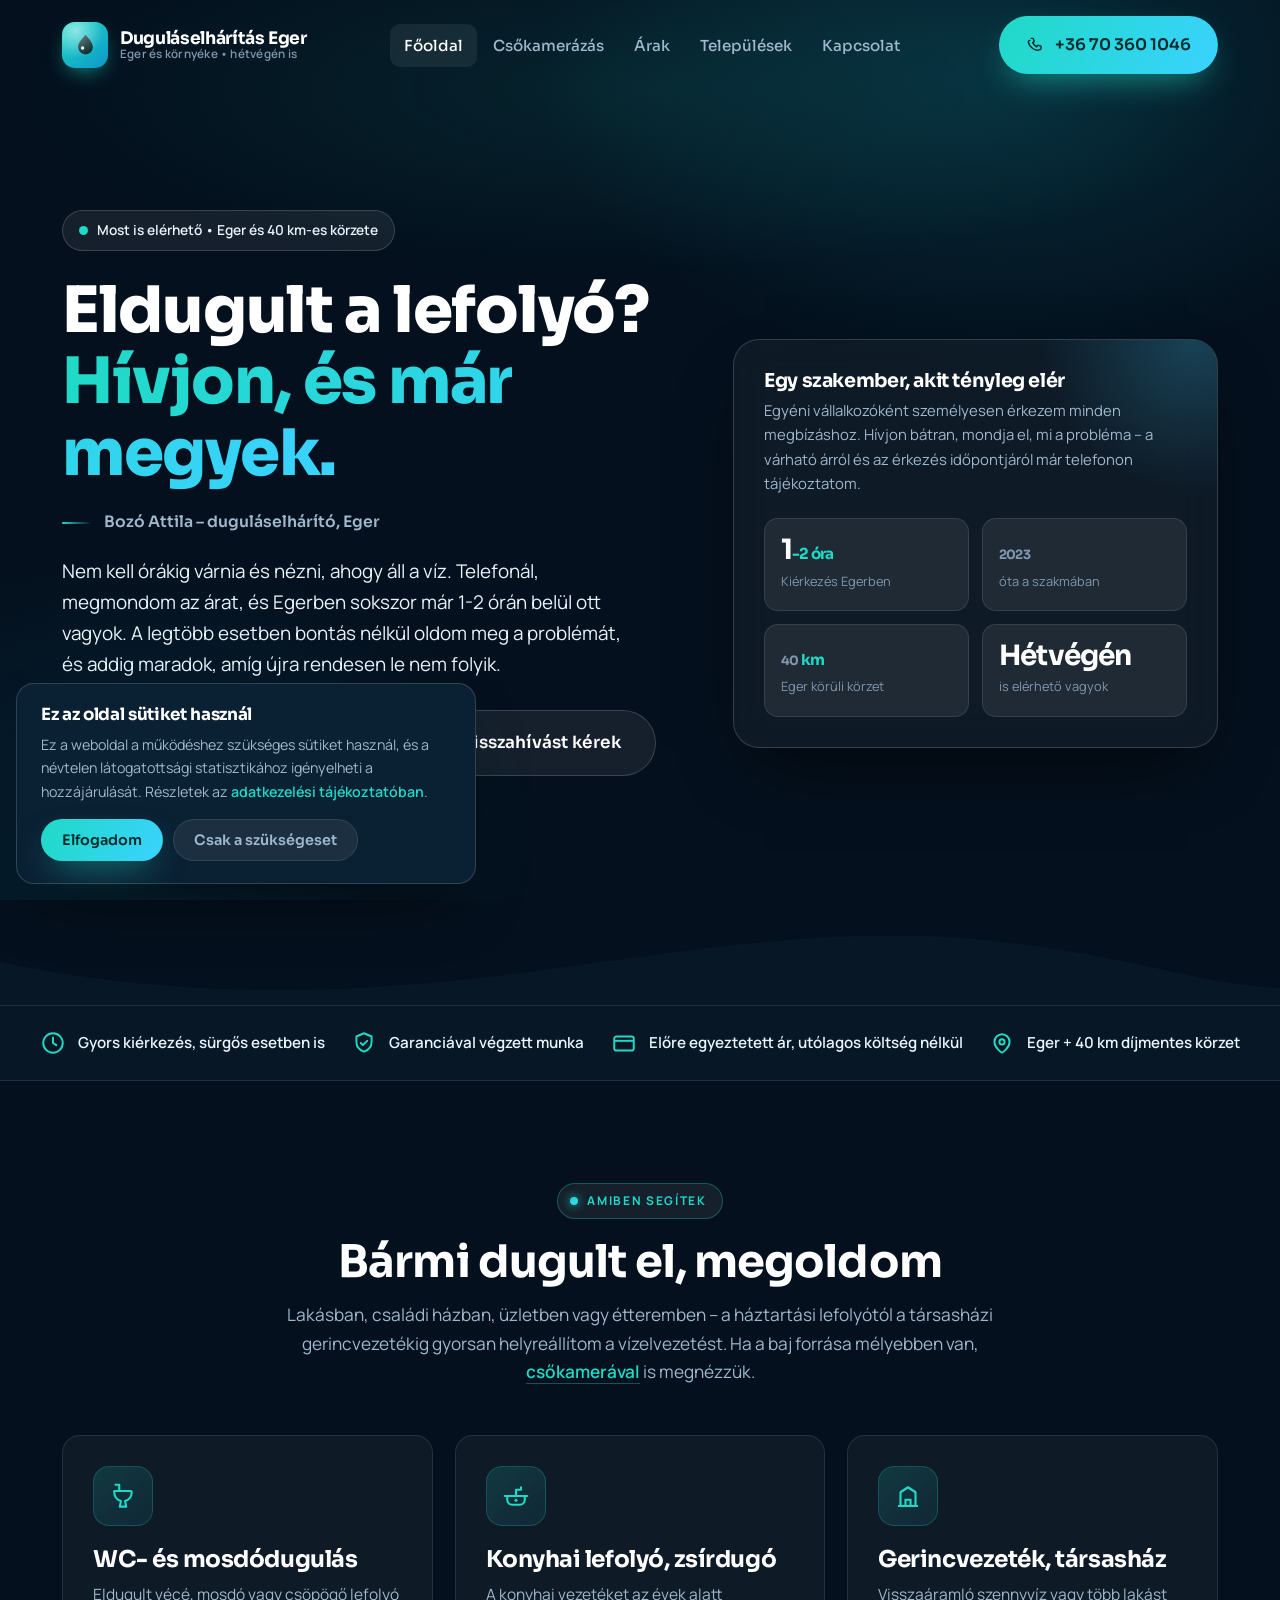
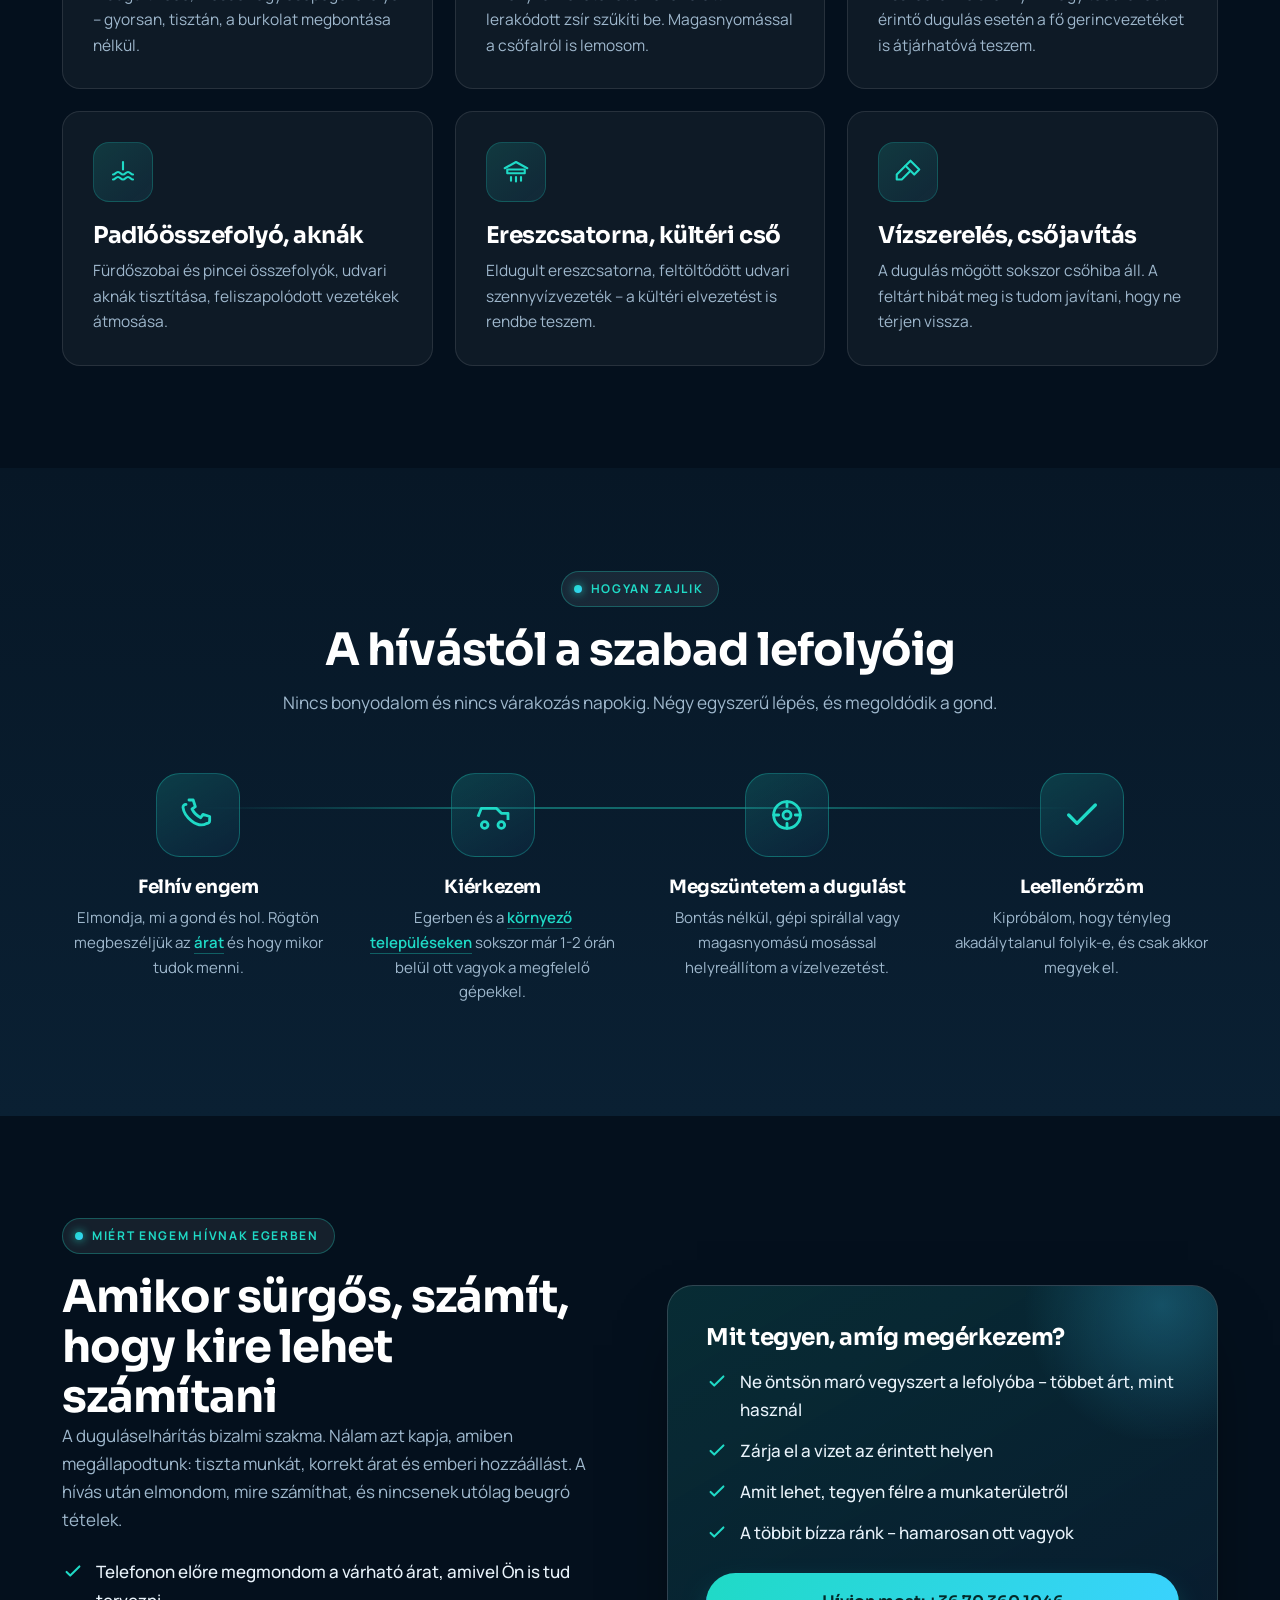
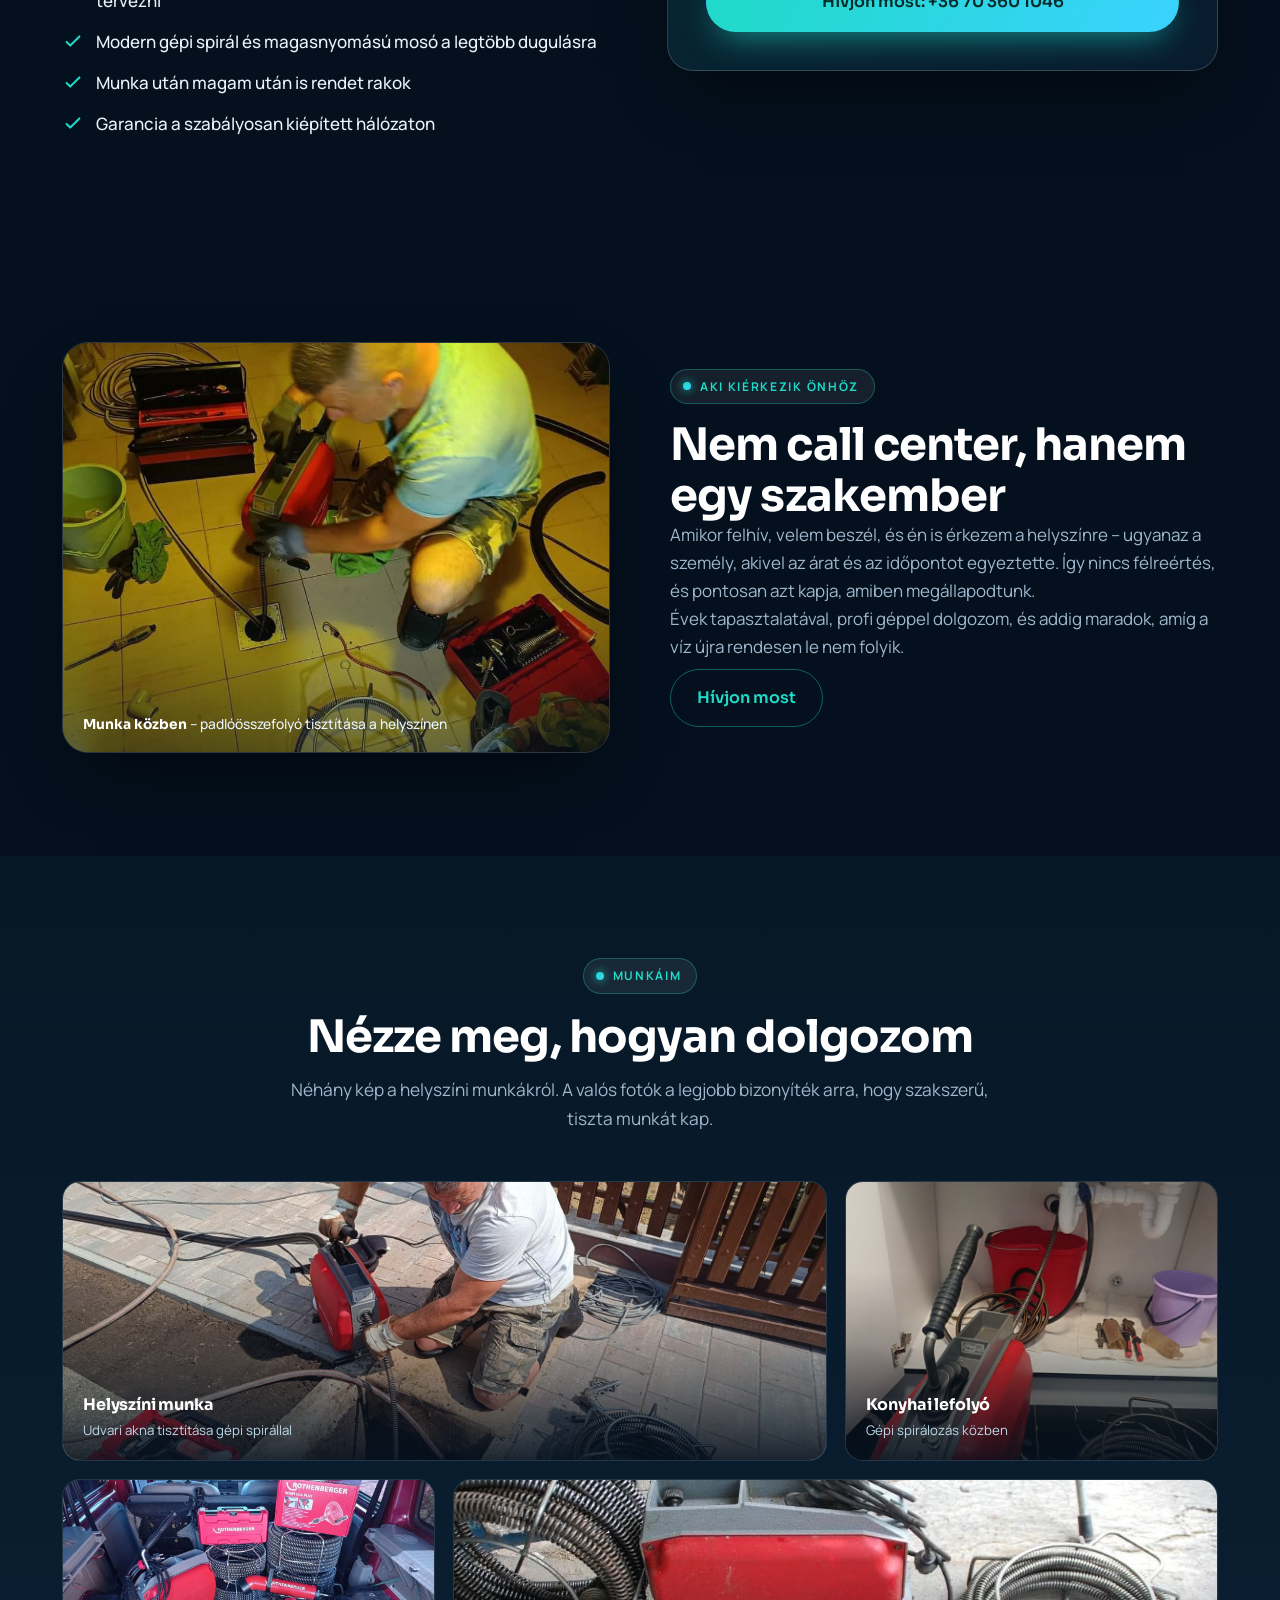
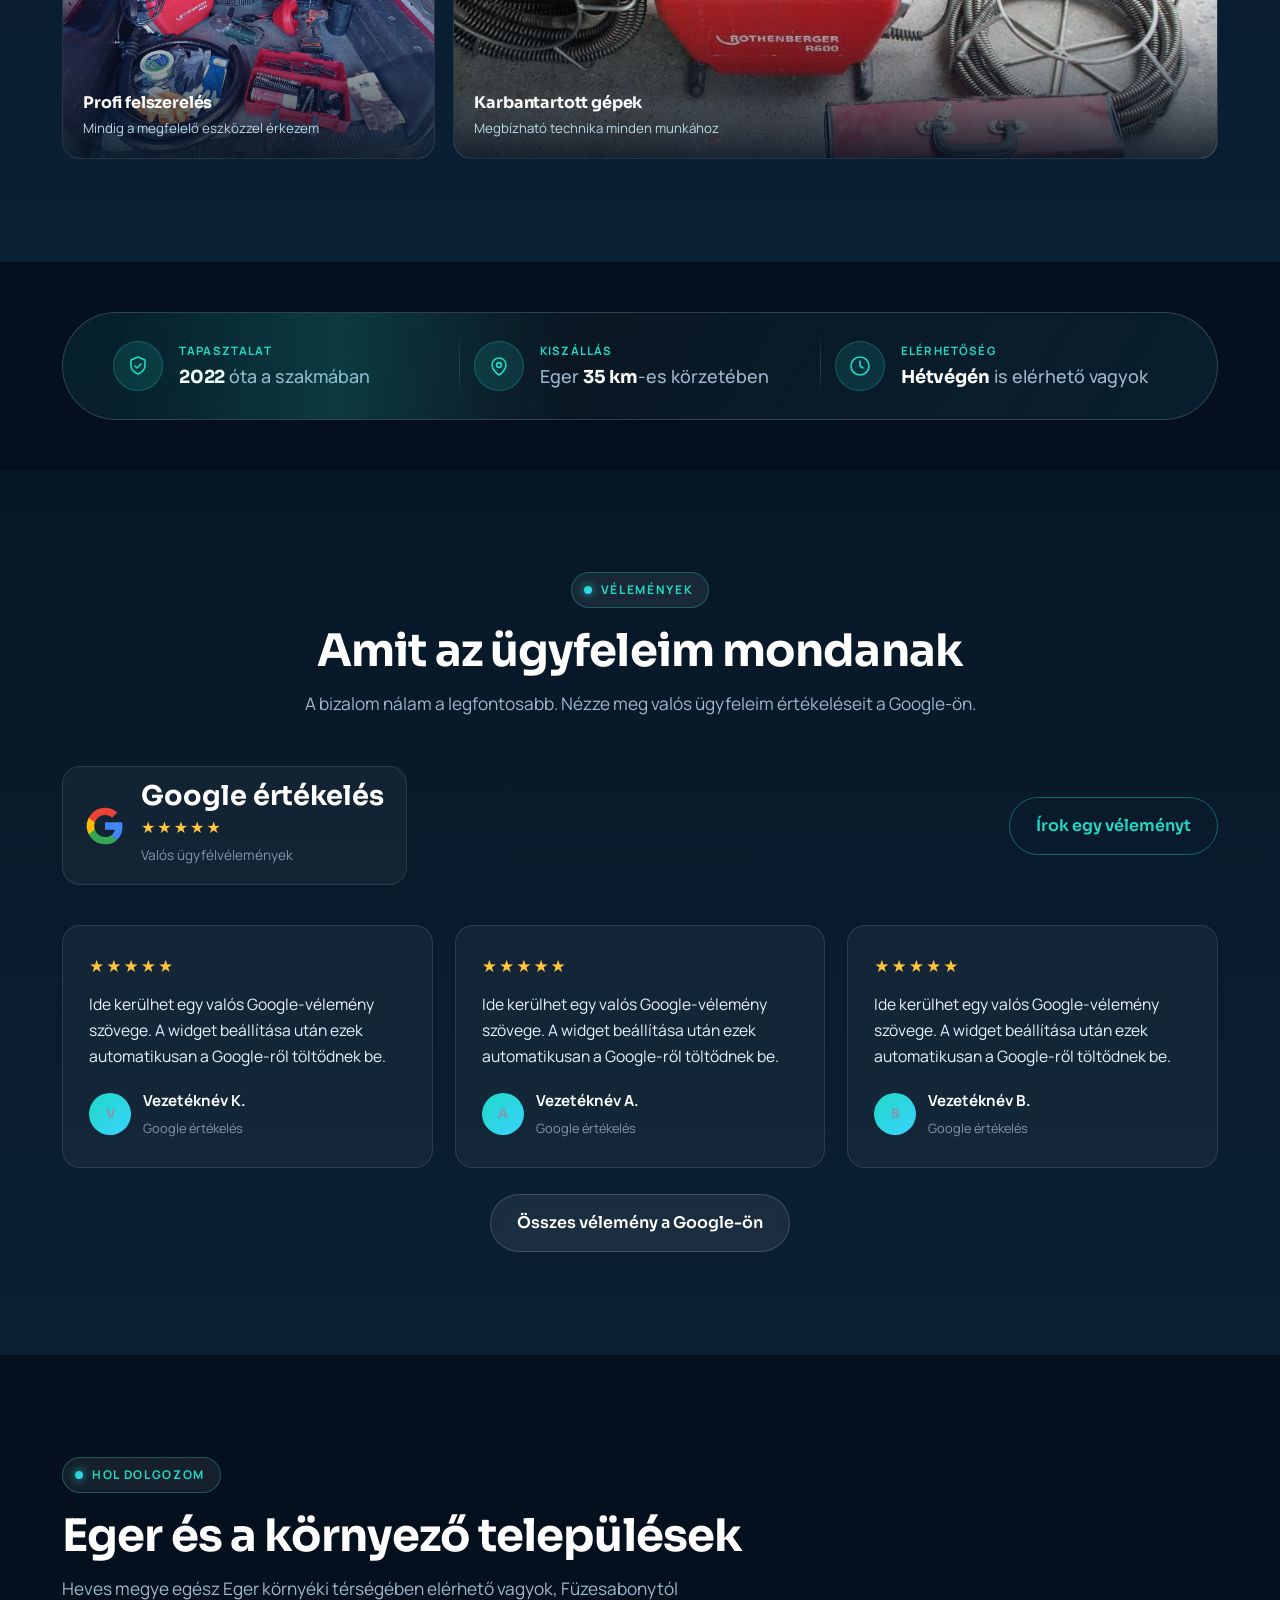
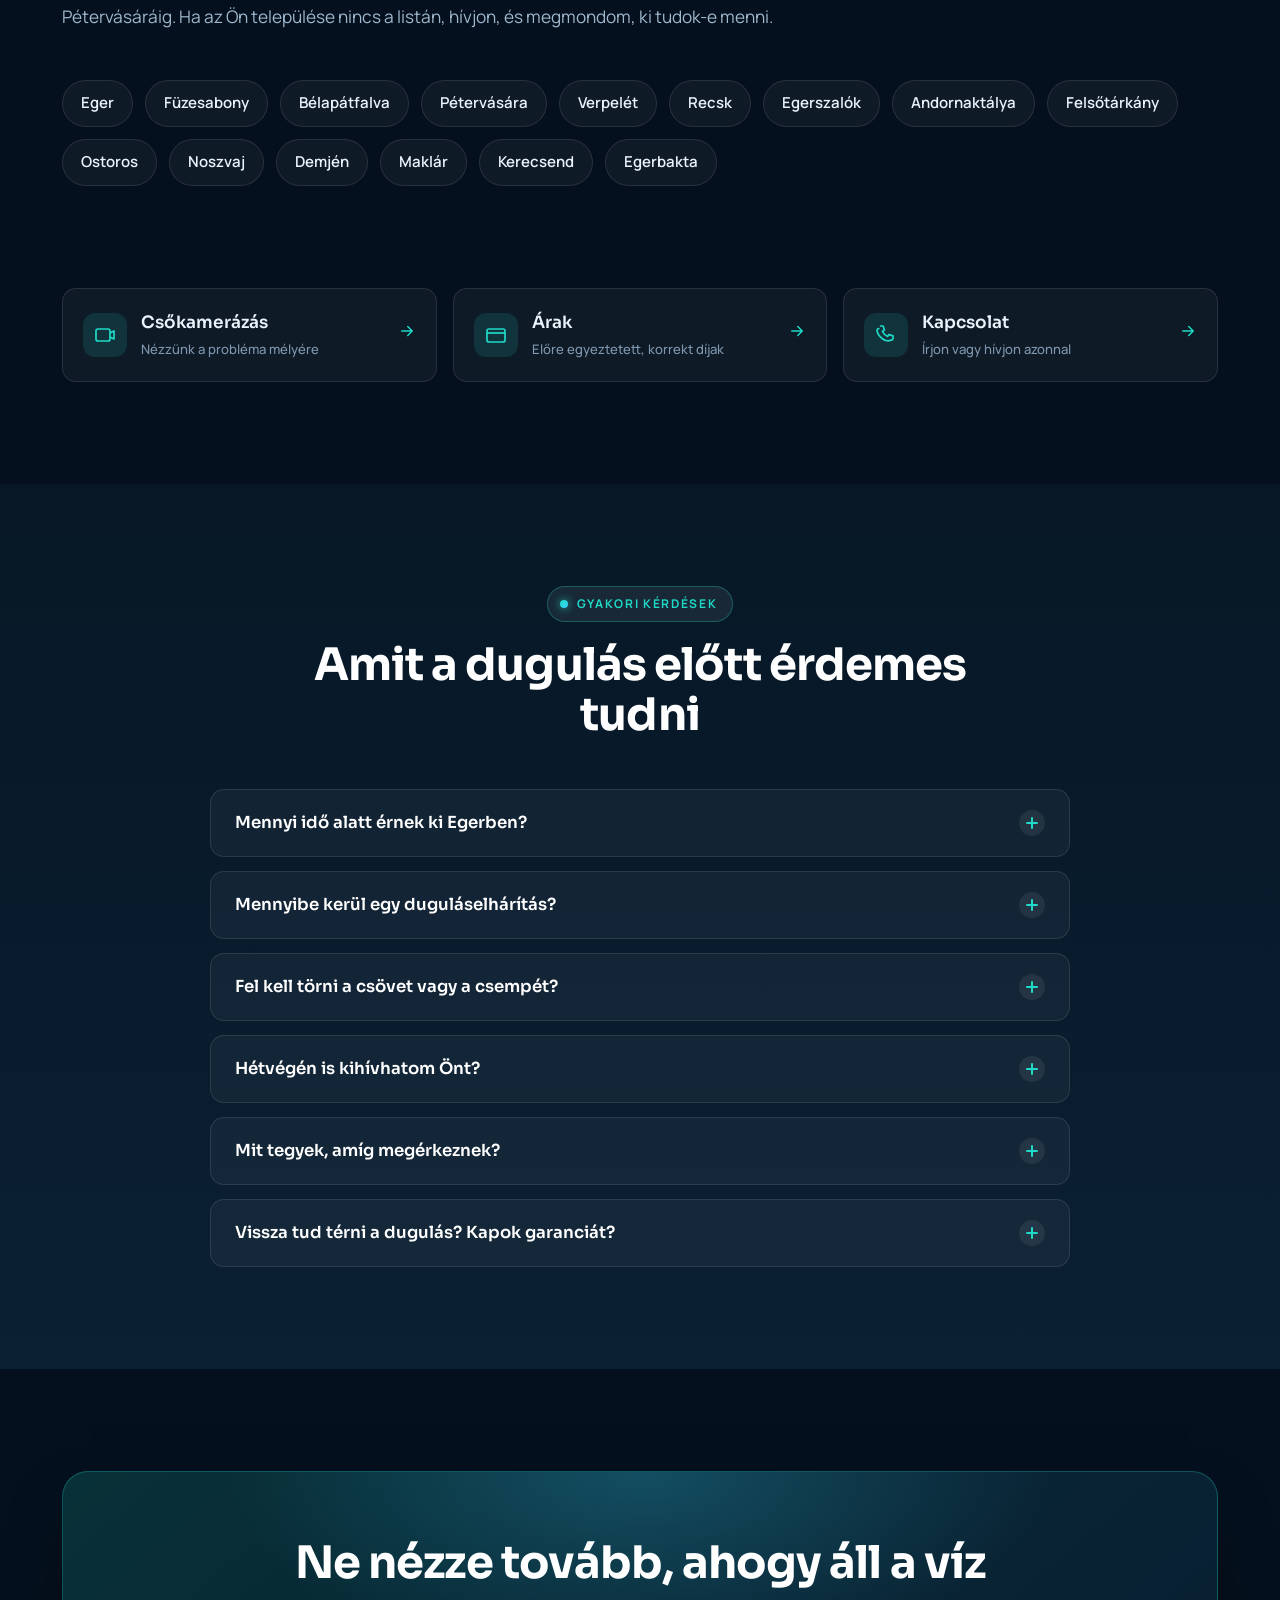
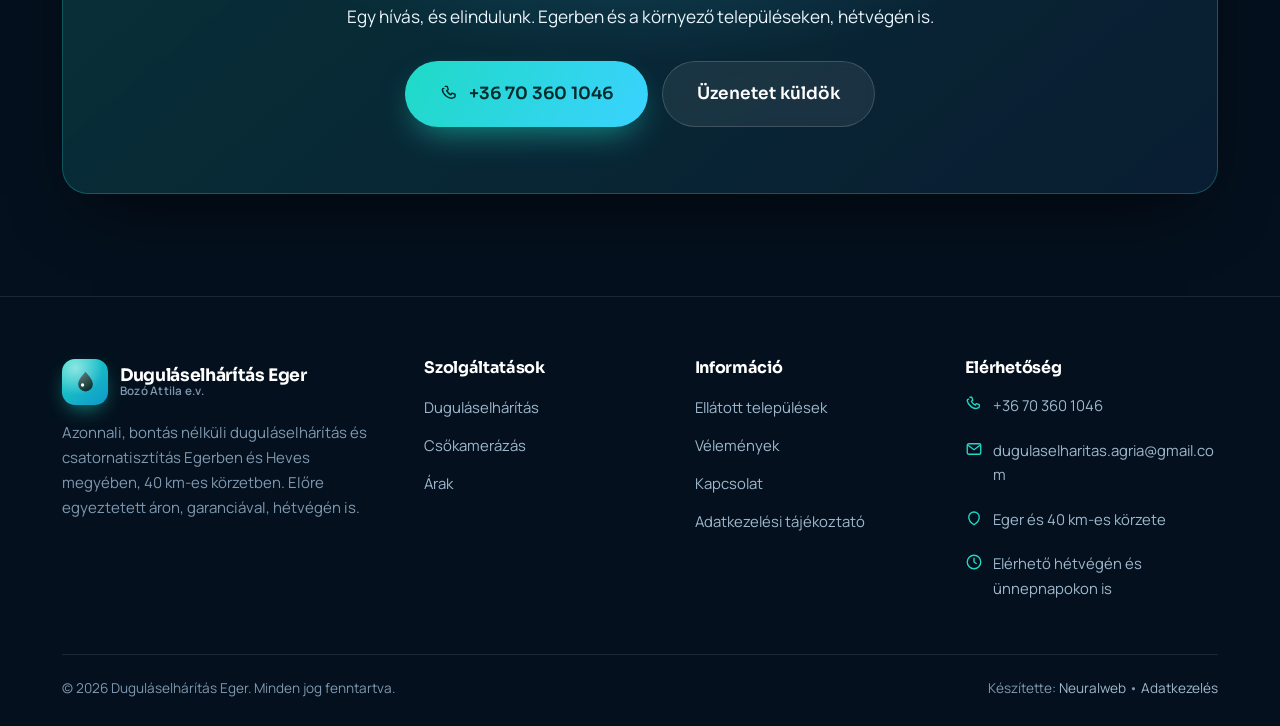
<file: index.html>
﻿<!DOCTYPE html>
<html lang="hu">
<head>
<meta charset="UTF-8">
<meta name="viewport" content="width=device-width, initial-scale=1">
<meta name="google-site-verification" content="VAciAp-AFEY4KByOZO7L-j2nrEZFGxOyJldBEgUYUW4">
<title>Duguláselhárítás Eger | Gyors kiszállás Heves megyében</title>
<meta name="description" content="Eldugult a lefolyó Egerben vagy Heves megyében? Hívjon és megyek, akár 1-2 órán belül – hétvégén is. Bontás nélkül, előre egyeztetett áron, garanciával. WC, mosdó, konyha, gerincvezeték. +36 70 360 1046.">
<meta name="keywords" content="duguláselhárítás Eger, duguláselhárító Eger, csatornatisztítás Eger, csőkamerázás Eger, dugulás elhárítás Heves megye, azonnali duguláselhárítás">
<link rel="canonical" href="https://dugulaselharitas-agria.hu/">
<meta name="robots" content="index, follow">
<meta name="author" content="Bozó Attila – Duguláselhárítás Eger">
<meta name="geo.region" content="HU-HE">
<meta name="geo.position" content="47.9224127;20.367275">
<meta name="ICBM" content="47.9224127, 20.367275">
<meta name="geo.placename" content="Eger">
<meta property="og:type" content="website">
<meta property="og:locale" content="hu_HU">
<meta property="og:site_name" content="Duguláselhárítás Eger">
<meta property="og:title" content="Duguláselhárítás Eger | Azonnal megyek">
<meta property="og:description" content="Eldugult a lefolyó? Hívjon és megyek, akár 1-2 órán belül. Bontás nélkül, előre egyeztetett áron, garanciával.">
<meta property="og:url" content="https://dugulaselharitas-agria.hu/">
<meta property="og:image" content="https://dugulaselharitas-agria.hu/assets/img/og-image.jpg">
<meta property="og:image:width" content="1200">
<meta property="og:image:height" content="630">
<meta name="twitter:card" content="summary_large_image">
<meta name="twitter:image" content="https://dugulaselharitas-agria.hu/assets/img/og-image.jpg">
<link rel="preconnect" href="https://fonts.googleapis.com">
<link rel="preconnect" href="https://fonts.gstatic.com" crossorigin>
<link href="https://fonts.googleapis.com/css2?family=Manrope:wght@400;500;600;700;800&family=Sora:wght@600;700;800&display=swap" rel="stylesheet">
<link rel="icon" href="assets/img/favicon.svg" type="image/svg+xml">
<link rel="icon" href="assets/img/favicon-32.png" sizes="32x32" type="image/png">
<link rel="apple-touch-icon" href="assets/img/apple-touch-icon.png">
<link rel="manifest" href="site.webmanifest">
<meta name="theme-color" content="#071726">
<link rel="stylesheet" href="assets/css/style.css">

<script type="application/ld+json">
{
  "@context": "https://schema.org",
  "@type": "Plumber",
  "@id": "https://dugulaselharitas-agria.hu/#business",
  "name": "Duguláselhárítás Eger – Bozó Attila e.v.",
  "alternateName": "Duguláselhárítás Agria",
  "image": "https://dugulaselharitas-agria.hu/assets/img/favicon.svg",
  "url": "https://dugulaselharitas-agria.hu/",
  "telephone": "+36703601046",
  "email": "dugulaselharitas.agria@gmail.com",
  "priceRange": "$$",
  "description": "Duguláselhárítás Egerben és Heves megyében, 40 km-es körzetben. Gyors kiszállás hétvégén is, bontás nélküli munka, csatornatisztítás, csőkamerázás, garanciával.",
  "address": { "@type": "PostalAddress", "addressLocality": "Eger", "addressRegion": "Heves megye", "postalCode": "3300", "addressCountry": "HU" },
  "geo": { "@type": "GeoCoordinates", "latitude": 47.9224127, "longitude": 20.367275 },
  "hasMap": "https://www.google.com/maps/place//@47.9224127,20.367275,17z",
  "areaServed": [
    { "@type": "City", "name": "Eger" }, { "@type": "City", "name": "Füzesabony" }, { "@type": "City", "name": "Bélapátfalva" },
    { "@type": "City", "name": "Pétervására" }, { "@type": "City", "name": "Verpelét" }, { "@type": "City", "name": "Recsk" },
    { "@type": "City", "name": "Sirok" }, { "@type": "City", "name": "Egerszalók" }, { "@type": "City", "name": "Andornaktálya" },
    { "@type": "City", "name": "Felsőtárkány" }, { "@type": "City", "name": "Ostoros" }, { "@type": "City", "name": "Noszvaj" },
    { "@type": "City", "name": "Maklár" }, { "@type": "City", "name": "Demjén" }, { "@type": "City", "name": "Kerecsend" }
  ],
  "openingHoursSpecification": { "@type": "OpeningHoursSpecification", "dayOfWeek": ["Monday","Tuesday","Wednesday","Thursday","Friday","Saturday","Sunday"], "opens": "00:00", "closes": "23:59" },
  "makesOffer": [
    { "@type": "Offer", "itemOffered": { "@type": "Service", "name": "Azonnali duguláselhárítás bontás nélkül" } },
    { "@type": "Offer", "itemOffered": { "@type": "Service", "name": "Csatornatisztítás" } },
    { "@type": "Offer", "itemOffered": { "@type": "Service", "name": "Csőkamerázás, csatornavizsgálat" } }
  ]
}
</script>
<script type="application/ld+json">
{
  "@context": "https://schema.org",
  "@type": "FAQPage",
  "mainEntity": [
    { "@type": "Question", "name": "Mennyi idő alatt érnek ki Egerben egy dugulás elhárításához?", "acceptedAnswer": { "@type": "Answer", "text": "Egerben és a közvetlen környéken jellemzően 1-2 órán belül kiérek. Sürgős esetben, például teljes lefolyódugulásnál a leghamarabb megyek, akár hétvégén is." } },
    { "@type": "Question", "name": "Mennyibe kerül egy duguláselhárítás Egerben?", "acceptedAnswer": { "@type": "Answer", "text": "Minden munka más, ezért telefonon a várható árat mondom meg, miután elmondja, mi a gond – így előre tud vele tervezni. A lakossági árak 6.000 Ft-tól indulnak. Eger 40 km-es körzetében nincs kiszállási díj." } },
    { "@type": "Question", "name": "Fel kell törni a csövet vagy a burkolatot?", "acceptedAnswer": { "@type": "Answer", "text": "Az esetek túlnyomó részében nem. Gépi spirállal és magasnyomású mosóval bontás nélkül megszüntetem a dugulást, a burkolat és a cső sértetlen marad." } },
    { "@type": "Question", "name": "Hétvégén is kihívhatom Önt?", "acceptedAnswer": { "@type": "Answer", "text": "Igen, hétvégén és ünnepnapokon is elérhető vagyok. A munkaidőn kívüli kiszállásnál ügyeleti felár érvényes, amiről előre tájékoztatom." } }
  ]
}
</script>
</head>
<body>

<!-- ===== Fejléc ===== -->
<header class="site-header">
  <div class="nav-scrim" data-nav-scrim></div>
  <div class="wrap header-inner">
    <a href="index.html" class="brand" aria-label="Duguláselhárítás Eger főoldal">
      <span class="brand-mark" aria-hidden="true"><svg viewBox="0 0 24 24" fill="none"><path d="M12 2.5c-3.4 4-6.5 7.4-6.5 11a6.5 6.5 0 0 0 13 0c0-3.6-3.1-7-6.5-11Z" fill="#042a2a"/><circle cx="9.4" cy="14.2" r="1.5" fill="#fff"/></svg></span>
      <span class="brand-text"><b>Duguláselhárítás Eger</b><span>Eger és környéke • hétvégén is</span></span>
    </a>
    <nav class="nav" aria-label="Fő navigáció">
      <a href="index.html" class="active">Főoldal</a>
      <a href="csokamerazas.html">Csőkamerázás</a>
      <a href="arak.html">Árak</a>
      <a href="telepulesek.html">Települések</a>
      <a href="kapcsolat.html">Kapcsolat</a>
    </nav>
    <div class="header-cta">
      <a href="tel:+36703601046" class="btn btn--primary"><svg viewBox="0 0 24 24" fill="none"><path d="M6.6 3h2.5l1.3 4-2 1.4a12 12 0 0 0 5.2 5.2l1.4-2 4 1.3v2.5c0 1-.8 1.8-1.8 1.7C11.3 20.4 3.6 12.7 3 7.4A1.7 1.7 0 0 1 4.8 5.6" stroke="currentColor" stroke-width="1.8" stroke-linecap="round" stroke-linejoin="round"/></svg><span class="lbl">+36 70 360 1046</span></a>
      <button class="nav-toggle" aria-label="Menü megnyitása"><span></span></button>
    </div>
  </div>
</header>

<!-- ===== Hero ===== -->
<section class="hero">
  <div class="hero__bubbles" aria-hidden="true"></div>
  <div class="wrap hero__grid">
    <div class="hero__content">
      <span class="hero__tag reveal"><span class="dot"></span>Most is elérhető • Eger és 40 km-es körzete</span>
      <h1 class="reveal d1">Eldugult a lefolyó?<br><span class="accent-text">Hívjon, és már megyek.</span></h1>
      <p class="hero__signature reveal d1"><span class="line"></span>Bozó Attila – duguláselhárító, Eger</p>
      <p class="hero__lead reveal d2">Nem kell órákig várnia és nézni, ahogy áll a víz. Telefonál, megmondom az árat, és Egerben sokszor már 1-2 órán belül ott vagyok. A legtöbb esetben bontás nélkül oldom meg a problémát, és addig maradok, amíg újra rendesen le nem folyik.</p>
      <div class="hero__actions reveal d3">
        <a href="tel:+36703601046" class="btn btn--primary btn--lg btn--pulse"><svg viewBox="0 0 24 24" fill="none"><path d="M6.6 3h2.5l1.3 4-2 1.4a12 12 0 0 0 5.2 5.2l1.4-2 4 1.3v2.5c0 1-.8 1.8-1.8 1.7C11.3 20.4 3.6 12.7 3 7.4A1.7 1.7 0 0 1 4.8 5.6" stroke="currentColor" stroke-width="1.8" stroke-linecap="round" stroke-linejoin="round"/></svg>Hívás most: +36 70 360 1046</a>
        <a href="kapcsolat.html" class="btn btn--ghost btn--lg">Visszahívást kérek</a>
      </div>
      <div class="hero__mini reveal d4">
        <div><svg viewBox="0 0 24 24" fill="none"><path d="M5 13l4 4L19 7" stroke="currentColor" stroke-width="2.2" stroke-linecap="round" stroke-linejoin="round"/></svg>Hétvégén is elérhető</div>
        <div><svg viewBox="0 0 24 24" fill="none"><path d="M5 13l4 4L19 7" stroke="currentColor" stroke-width="2.2" stroke-linecap="round" stroke-linejoin="round"/></svg>Bontás nélkül</div>
        <div><svg viewBox="0 0 24 24" fill="none"><path d="M5 13l4 4L19 7" stroke="currentColor" stroke-width="2.2" stroke-linecap="round" stroke-linejoin="round"/></svg>Előre egyeztetett ár, meglepetés nélkül</div>
      </div>
    </div>
    <aside class="hero__card reveal d2">
      <h3>Egy szakember, akit tényleg elér</h3>
      <p>Egyéni vállalkozóként személyesen érkezem minden megbízáshoz. Hívjon bátran, mondja el, mi a probléma – a várható árról és az érkezés időpontjáról már telefonon tájékoztatom.</p>
      <div class="hero__stats">
        <div class="stat-tile"><b>1<span class="u">-2 óra</span></b><span>Kiérkezés Egerben</span></div>
        <div class="stat-tile"><b><span data-count="2023" data-from="2011">0</span></b><span>óta a szakmában</span></div>
        <div class="stat-tile"><b><span data-count="40">0</span><span class="u"> km</span></b><span>Eger körüli körzet</span></div>
        <div class="stat-tile"><b>Hétvégén</b><span>is elérhető vagyok</span></div>
      </div>
    </aside>
  </div>
  <div class="hero__wave" aria-hidden="true"><svg viewBox="0 0 1440 80" preserveAspectRatio="none"><path d="M0 36c180 34 360 34 540 16s360-52 540-40 260 46 360 50v58H0z"/></svg></div>
</section>

<!-- ===== Bizalmi sáv ===== -->
<div class="trustbar">
  <div class="wrap trustbar__inner">
    <div class="trustbar__item"><svg viewBox="0 0 24 24" fill="none"><circle cx="12" cy="12" r="9" stroke="currentColor" stroke-width="1.8"/><path d="M12 7v5l3 2" stroke="currentColor" stroke-width="1.8" stroke-linecap="round"/></svg>Gyors kiérkezés, sürgős esetben is</div>
    <div class="trustbar__item"><svg viewBox="0 0 24 24" fill="none"><path d="M12 3l7 3v5c0 4.5-3 7.5-7 9-4-1.5-7-4.5-7-9V6l7-3Z" stroke="currentColor" stroke-width="1.8" stroke-linejoin="round"/><path d="M9 12l2 2 4-4" stroke="currentColor" stroke-width="1.8" stroke-linecap="round" stroke-linejoin="round"/></svg>Garanciával végzett munka</div>
    <div class="trustbar__item"><svg viewBox="0 0 24 24" fill="none"><rect x="3" y="6" width="18" height="13" rx="2" stroke="currentColor" stroke-width="1.8"/><path d="M3 10h18" stroke="currentColor" stroke-width="1.8"/></svg>Előre egyeztetett ár, utólagos költség nélkül</div>
    <div class="trustbar__item"><svg viewBox="0 0 24 24" fill="none"><path d="M12 21s-7-4.4-7-10a7 7 0 0 1 14 0c0 5.6-7 10-7 10Z" stroke="currentColor" stroke-width="1.8" stroke-linejoin="round"/><circle cx="12" cy="11" r="2.4" stroke="currentColor" stroke-width="1.8"/></svg>Eger + 40 km díjmentes körzet</div>
  </div>
</div>

<!-- ===== Szolgáltatások ===== -->
<section class="section" id="szolgaltatasok">
  <div class="wrap">
    <div class="section-head center reveal">
      <span class="eyebrow">Amiben segítek</span>
      <h2>Bármi dugult el, megoldom</h2>
      <p>Lakásban, családi házban, üzletben vagy étteremben – a háztartási lefolyótól a társasházi gerincvezetékig gyorsan helyreállítom a vízelvezetést. Ha a baj forrása mélyebben van, <a class="lead-link" href="csokamerazas.html">csőkamerával</a> is megnézzük.</p>
    </div>
    <div class="grid grid-3">
      <article class="card reveal">
        <div class="card__icon"><svg class="anim-float" viewBox="0 0 24 24" fill="none"><path d="M6 3h3v5" stroke="currentColor" stroke-width="1.7" stroke-linecap="round" stroke-linejoin="round"/><path d="M5 8h13a1 1 0 0 1 1 1c0 3.4-2.3 6.2-5.4 7l1 4.5h-5.2l1-4.5C7.3 15.2 5 12.4 5 9a1 1 0 0 1 0-1Z" stroke="currentColor" stroke-width="1.7" stroke-linejoin="round"/></svg></div>
        <h3>WC- és mosdódugulás</h3>
        <p>Eldugult vécé, mosdó vagy csöpögő lefolyó – gyorsan, tisztán, a burkolat megbontása nélkül.</p>
      </article>
      <article class="card reveal d1">
        <div class="card__icon"><svg class="anim-float2" viewBox="0 0 24 24" fill="none"><path d="M3 12h18" stroke="currentColor" stroke-width="1.7" stroke-linecap="round"/><path d="M5 12v3a4 4 0 0 0 4 4h6a4 4 0 0 0 4-4v-3" stroke="currentColor" stroke-width="1.7" stroke-linecap="round" stroke-linejoin="round"/><path d="M12 12V7h4V5" stroke="currentColor" stroke-width="1.7" stroke-linecap="round" stroke-linejoin="round"/><circle cx="12" cy="15.4" r="1.2" fill="currentColor"/></svg></div>
        <h3>Konyhai lefolyó, zsírdugó</h3>
        <p>A konyhai vezetéket az évek alatt lerakódott zsír szűkíti be. Magasnyomással a csőfalról is lemosom.</p>
      </article>
      <article class="card reveal d2">
        <div class="card__icon"><svg class="anim-float" viewBox="0 0 24 24" fill="none"><path d="M4 20h16M6 20V9l6-4 6 4v11" stroke="currentColor" stroke-width="1.7" stroke-linejoin="round"/><path d="M10 20v-5h4v5" stroke="currentColor" stroke-width="1.7"/></svg></div>
        <h3>Gerincvezeték, társasház</h3>
        <p>Visszaáramló szennyvíz vagy több lakást érintő dugulás esetén a fő gerincvezetéket is átjárhatóvá teszem.</p>
      </article>
      <article class="card reveal">
        <div class="card__icon"><svg class="anim-float2" viewBox="0 0 24 24" fill="none"><path d="M4 14c2 0 2-2 4-2s2 2 4 2 2-2 4-2 2 2 4 2" stroke="currentColor" stroke-width="1.7" stroke-linecap="round"/><path d="M4 18c2 0 2-2 4-2s2 2 4 2 2-2 4-2 2 2 4 2" stroke="currentColor" stroke-width="1.7" stroke-linecap="round"/><path d="M12 4v6" stroke="currentColor" stroke-width="1.7" stroke-linecap="round"/></svg></div>
        <h3>Padlóösszefolyó, aknák</h3>
        <p>Fürdőszobai és pincei összefolyók, udvari aknák tisztítása, feliszapolódott vezetékek átmosása.</p>
      </article>
      <article class="card reveal d1">
        <div class="card__icon"><svg class="anim-float" viewBox="0 0 24 24" fill="none"><path d="M3 9l9-5 9 5" stroke="currentColor" stroke-width="1.7" stroke-linecap="round" stroke-linejoin="round"/><path d="M5 10h14v3H5z" stroke="currentColor" stroke-width="1.7" stroke-linejoin="round"/><path d="M8 16v3M12 16v3.5M16 16v3" stroke="currentColor" stroke-width="1.7" stroke-linecap="round"/></svg></div>
        <h3>Ereszcsatorna, kültéri cső</h3>
        <p>Eldugult ereszcsatorna, feltöltődött udvari szennyvízvezeték – a kültéri elvezetést is rendbe teszem.</p>
      </article>
      <article class="card reveal d2">
        <div class="card__icon"><svg class="anim-swing" viewBox="0 0 24 24" fill="none"><path d="M14 3l7 7-4 4-7-7 4-4Z" stroke="currentColor" stroke-width="1.7" stroke-linejoin="round"/><path d="M10 7L3 14v4h4l7-7" stroke="currentColor" stroke-width="1.7" stroke-linejoin="round"/></svg></div>
        <h3>Vízszerelés, csőjavítás</h3>
        <p>A dugulás mögött sokszor csőhiba áll. A feltárt hibát meg is tudom javítani, hogy ne térjen vissza.</p>
      </article>
    </div>
  </div>
</section>

<!-- ===== Folyamat (interaktív) ===== -->
<section class="section section--tint">
  <div class="wrap">
    <div class="section-head center reveal">
      <span class="eyebrow">Hogyan zajlik</span>
      <h2>A hívástól a szabad lefolyóig</h2>
      <p>Nincs bonyodalom és nincs várakozás napokig. Négy egyszerű lépés, és megoldódik a gond.</p>
    </div>
    <div class="process">
      <div class="pstep reveal">
        <div class="pstep__orb" data-step="1"><svg class="anim-swing" viewBox="0 0 24 24" fill="none"><path d="M6.6 3h2.5l1.3 4-2 1.4a12 12 0 0 0 5.2 5.2l1.4-2 4 1.3v2.5c0 1-.8 1.8-1.8 1.7C11.3 20.4 3.6 12.7 3 7.4A1.7 1.7 0 0 1 4.8 5.6" stroke="currentColor" stroke-width="1.7" stroke-linecap="round" stroke-linejoin="round"/></svg></div>
        <h3>Felhív engem</h3>
        <p>Elmondja, mi a gond és hol. Rögtön megbeszéljük az <a class="lead-link" href="arak.html">árat</a> és hogy mikor tudok menni.</p>
      </div>
      <div class="pstep reveal d1">
        <div class="pstep__orb" data-step="2"><svg class="anim-float" viewBox="0 0 24 24" fill="none"><path d="M3 13l2-5h9l3 3h4v4" stroke="currentColor" stroke-width="1.7" stroke-linejoin="round"/><circle cx="7" cy="18" r="2" stroke="currentColor" stroke-width="1.7"/><circle cx="17" cy="18" r="2" stroke="currentColor" stroke-width="1.7"/></svg></div>
        <h3>Kiérkezem</h3>
        <p>Egerben és a <a class="lead-link" href="telepulesek.html">környező településeken</a> sokszor már 1-2 órán belül ott vagyok a megfelelő gépekkel.</p>
      </div>
      <div class="pstep reveal d2">
        <div class="pstep__orb" data-step="3"><svg class="anim-spin" viewBox="0 0 24 24" fill="none"><circle cx="12" cy="12" r="8" stroke="currentColor" stroke-width="1.7"/><path d="M12 4v3M12 17v3M4 12h3M17 12h3" stroke="currentColor" stroke-width="1.7" stroke-linecap="round"/><circle cx="12" cy="12" r="2.4" stroke="currentColor" stroke-width="1.7"/></svg></div>
        <h3>Megszüntetem a dugulást</h3>
        <p>Bontás nélkül, gépi spirállal vagy magasnyomású mosással helyreállítom a vízelvezetést.</p>
      </div>
      <div class="pstep reveal d3">
        <div class="pstep__orb" data-step="4"><svg class="anim-float2" viewBox="0 0 24 24" fill="none"><path d="M4 12l5 5L20 6" stroke="currentColor" stroke-width="2" stroke-linecap="round" stroke-linejoin="round"/></svg></div>
        <h3>Leellenőrzöm</h3>
        <p>Kipróbálom, hogy tényleg akadálytalanul folyik-e, és csak akkor megyek el.</p>
      </div>
    </div>
  </div>
</section>

<!-- ===== Miért mi ===== -->
<section class="section">
  <div class="wrap split">
    <div class="reveal">
      <span class="eyebrow">Miért engem hívnak Egerben</span>
      <h2>Amikor sürgős, számít, hogy kire lehet számítani</h2>
      <p>A duguláselhárítás bizalmi szakma. Nálam azt kapja, amiben megállapodtunk: tiszta munkát, korrekt árat és emberi hozzáállást. A hívás után elmondom, mire számíthat, és nincsenek utólag beugró tételek.</p>
      <ul class="checklist" style="margin-top:24px">
        <li><svg viewBox="0 0 24 24" fill="none"><path d="M5 13l4 4L19 7" stroke="currentColor" stroke-width="2.2" stroke-linecap="round" stroke-linejoin="round"/></svg>Telefonon előre megmondom a várható árat, amivel Ön is tud tervezni</li>
        <li><svg viewBox="0 0 24 24" fill="none"><path d="M5 13l4 4L19 7" stroke="currentColor" stroke-width="2.2" stroke-linecap="round" stroke-linejoin="round"/></svg>Modern gépi spirál és magasnyomású mosó a legtöbb dugulásra</li>
        <li><svg viewBox="0 0 24 24" fill="none"><path d="M5 13l4 4L19 7" stroke="currentColor" stroke-width="2.2" stroke-linecap="round" stroke-linejoin="round"/></svg>Munka után magam után is rendet rakok</li>
        <li><svg viewBox="0 0 24 24" fill="none"><path d="M5 13l4 4L19 7" stroke="currentColor" stroke-width="2.2" stroke-linecap="round" stroke-linejoin="round"/></svg>Garancia a szabályosan kiépített hálózaton</li>
      </ul>
    </div>
    <div class="panel reveal d2">
      <h3>Mit tegyen, amíg megérkezem?</h3>
      <ul class="checklist">
        <li><svg viewBox="0 0 24 24" fill="none"><path d="M5 13l4 4L19 7" stroke="currentColor" stroke-width="2.2" stroke-linecap="round" stroke-linejoin="round"/></svg>Ne öntsön maró vegyszert a lefolyóba – többet árt, mint használ</li>
        <li><svg viewBox="0 0 24 24" fill="none"><path d="M5 13l4 4L19 7" stroke="currentColor" stroke-width="2.2" stroke-linecap="round" stroke-linejoin="round"/></svg>Zárja el a vizet az érintett helyen</li>
        <li><svg viewBox="0 0 24 24" fill="none"><path d="M5 13l4 4L19 7" stroke="currentColor" stroke-width="2.2" stroke-linecap="round" stroke-linejoin="round"/></svg>Amit lehet, tegyen félre a munkaterületről</li>
        <li><svg viewBox="0 0 24 24" fill="none"><path d="M5 13l4 4L19 7" stroke="currentColor" stroke-width="2.2" stroke-linecap="round" stroke-linejoin="round"/></svg>A többit bízza ránk – hamarosan ott vagyok</li>
      </ul>
      <a href="tel:+36703601046" class="btn btn--primary" style="margin-top:26px;width:100%">Hívjon most: +36 70 360 1046</a>
    </div>
  </div>
</section>

<!-- ===== Rólam / kép + szöveg ===== -->
<section class="section">
  <div class="wrap media-split">
    <div class="media-wrap reveal">
      <figure class="media-figure">
        <img src="assets/img/dugulaselharitas-8.jpg" alt="Duguláselhárító szakember munka közben Egerben, padlóösszefolyó tisztítása gépi spirállal" loading="lazy" width="922" height="1232">
        <figcaption><b>Munka közben</b> – padlóösszefolyó tisztítása a helyszínen</figcaption>
      </figure>
    </div>
    <div class="reveal d1">
      <span class="eyebrow">Aki kiérkezik Önhöz</span>
      <h2>Nem call center, hanem egy szakember</h2>
      <p>Amikor felhív, velem beszél, és én is érkezem a helyszínre – ugyanaz a személy, akivel az árat és az időpontot egyeztette. Így nincs félreértés, és pontosan azt kapja, amiben megállapodtunk.</p>
      <p>Évek tapasztalatával, profi géppel dolgozom, és addig maradok, amíg a víz újra rendesen le nem folyik.</p>
      <a href="tel:+36703601046" class="btn btn--outline" style="margin-top:8px">Hívjon most</a>
    </div>
  </div>
</section>

<!-- ===== Munkáim / galéria ===== -->
<section class="section section--tint" id="munkaink">
  <div class="wrap">
    <div class="section-head center reveal">
      <span class="eyebrow">Munkáim</span>
      <h2>Nézze meg, hogyan dolgozom</h2>
      <p>Néhány kép a helyszíni munkákról. A valós fotók a legjobb bizonyíték arra, hogy szakszerű, tiszta munkát kap.</p>
    </div>
    <div class="gallery reveal d1">
      <div class="ph wide">
        <img src="assets/img/dugulaselharitas-2.jpg" alt="Duguláselhárítás Egerben – helyszíni munka az udvari aknánál, gépi spirállal" loading="lazy" width="1600" height="1200">
        <span class="ph__cap"><b>Helyszíni munka</b><span>Udvari akna tisztítása gépi spirállal</span></span>
      </div>
      <div class="ph">
        <img src="assets/img/dugulaselharitas-1.jpg" alt="Konyhai lefolyó duguláselhárítása gépi spirállal Egerben" loading="lazy" width="1600" height="1600">
        <span class="ph__cap"><b>Konyhai lefolyó</b><span>Gépi spirálozás közben</span></span>
      </div>
      <div class="ph">
        <img src="assets/img/dugulaselharitas-3.jpg" alt="Professzionális Rothenberger duguláselhárító gép és felszerelés" loading="lazy" width="1200" height="897">
        <span class="ph__cap"><b>Profi felszerelés</b><span>Mindig a megfelelő eszközzel érkezem</span></span>
      </div>
      <div class="ph wide">
        <img src="assets/img/dugulaselharitas-4.jpg" alt="Duguláselhárító gép és csigarugók közelről" loading="lazy" width="961" height="703">
        <span class="ph__cap"><b>Karbantartott gépek</b><span>Megbízható technika minden munkához</span></span>
      </div>
    </div>
  </div>
</section>

<!-- ===== Statisztika ===== -->
<section class="section stat-strip-section">
  <div class="wrap">
    <div class="stat-strip reveal">
      <div class="stat-strip__item">
        <span class="stat-strip__icon"><svg viewBox="0 0 24 24" fill="none"><path d="M12 3l7 3v5c0 4.5-3 7.5-7 9-4-1.5-7-4.5-7-9V6l7-3Z" stroke="currentColor" stroke-width="1.6" stroke-linejoin="round"/><path d="M9 12l2 2 4-4" stroke="currentColor" stroke-width="1.6" stroke-linecap="round" stroke-linejoin="round"/></svg></span>
        <div class="stat-strip__text">
          <span class="stat-strip__label">Tapasztalat</span>
          <p class="stat-strip__line"><b><span data-count="2023" data-from="2011">0</span></b> óta a szakmában</p>
        </div>
      </div>
      <div class="stat-strip__div" aria-hidden="true"></div>
      <div class="stat-strip__item">
        <span class="stat-strip__icon"><svg viewBox="0 0 24 24" fill="none"><path d="M12 21s-7-4.4-7-10a7 7 0 0 1 14 0c0 5.6-7 10-7 10Z" stroke="currentColor" stroke-width="1.6" stroke-linejoin="round"/><circle cx="12" cy="11" r="2.4" stroke="currentColor" stroke-width="1.6"/></svg></span>
        <div class="stat-strip__text">
          <span class="stat-strip__label">Kiszállás</span>
          <p class="stat-strip__line">Eger <b><span data-count="40">0</span> km</b>-es körzetében</p>
        </div>
      </div>
      <div class="stat-strip__div" aria-hidden="true"></div>
      <div class="stat-strip__item">
        <span class="stat-strip__icon"><svg viewBox="0 0 24 24" fill="none"><circle cx="12" cy="12" r="9" stroke="currentColor" stroke-width="1.6"/><path d="M12 7v5l3 2" stroke="currentColor" stroke-width="1.6" stroke-linecap="round"/></svg></span>
        <div class="stat-strip__text">
          <span class="stat-strip__label">Elérhetőség</span>
          <p class="stat-strip__line"><b>Hétvégén</b> is elérhető vagyok</p>
        </div>
      </div>
    </div>
  </div>
</section>

<!-- ===== Vélemények (Google) ===== -->
<section class="section section--tint" id="velemenyek">
  <div class="wrap">
    <div class="section-head center reveal">
      <span class="eyebrow">Vélemények</span>
      <h2>Amit az ügyfeleim mondanak</h2>
      <p>A bizalom nálam a legfontosabb. Nézze meg valós ügyfeleim értékeléseit a Google-ön.</p>
    </div>

    <!-- ============================================================
         ÉLŐ GOOGLE VÉLEMÉNY WIDGET
         Ide illeszd be a widget kódját (pl. Elfsight vagy Trustindex).
         1) Regisztrálj: elfsight.com vagy trustindex.io (ingyenes csomag van)
         2) Kösd össze a Google profillal, másold ki a beágyazó kódot
         3) Illeszd a lenti .reviews-widget div-be (a helyőrző kártyák törölhetők)
         ============================================================ -->
    <div class="reviews-widget reveal d1">
      <!-- <div class="elfsight-app-XXXX"></div>  <-- ide jön a widget kód -->

      <!-- Helyőrző kártyák, amíg a widget nincs beállítva (utólag törölhetők): -->
      <div class="reviews-head">
        <div class="gscore">
          <svg class="gscore__logo" viewBox="0 0 48 48"><path fill="#4285F4" d="M45 24c0-1.6-.1-3.1-.4-4.5H24v9h11.8c-.5 2.7-2 5-4.3 6.6v5.5h7C42.6 37 45 31 45 24z"/><path fill="#34A853" d="M24 46c5.9 0 10.8-1.9 14.4-5.3l-7-5.5c-1.9 1.3-4.4 2.1-7.4 2.1-5.7 0-10.5-3.8-12.2-9H4.5v5.7C8.1 41.1 15.4 46 24 46z"/><path fill="#FBBC05" d="M11.8 28.3c-.4-1.3-.7-2.7-.7-4.3s.3-3 .7-4.3v-5.7H4.5C3 17 2 20.3 2 24s1 7 2.5 9.9l7.3-5.6z"/><path fill="#EA4335" d="M24 10.7c3.2 0 6.1 1.1 8.4 3.3l6.3-6.3C34.8 4.1 29.9 2 24 2 15.4 2 8.1 6.9 4.5 14.1l7.3 5.7c1.7-5.2 6.5-9.1 12.2-9.1z"/></svg>
          <div><b>Google értékelés</b><div class="stars">★★★★★</div><span>Valós ügyfélvélemények</span></div>
        </div>
        <a href="https://g.page/r/CQhtsXuHBXaaEBM/review" target="_blank" rel="noopener" class="btn btn--outline">Írok egy véleményt</a>
      </div>

      <div class="grid grid-3">
        <article class="review-card reveal">
          <div class="stars">★★★★★</div>
          <p>Ide kerülhet egy valós Google-vélemény szövege. A widget beállítása után ezek automatikusan a Google-ről töltődnek be.</p>
          <div class="who"><span class="av">V</span><div><b>Vezetéknév K.</b><span>Google értékelés</span></div></div>
        </article>
        <article class="review-card reveal d1">
          <div class="stars">★★★★★</div>
          <p>Ide kerülhet egy valós Google-vélemény szövege. A widget beállítása után ezek automatikusan a Google-ről töltődnek be.</p>
          <div class="who"><span class="av">A</span><div><b>Vezetéknév A.</b><span>Google értékelés</span></div></div>
        </article>
        <article class="review-card reveal d2">
          <div class="stars">★★★★★</div>
          <p>Ide kerülhet egy valós Google-vélemény szövege. A widget beállítása után ezek automatikusan a Google-ről töltődnek be.</p>
          <div class="who"><span class="av">B</span><div><b>Vezetéknév B.</b><span>Google értékelés</span></div></div>
        </article>
      </div>
    </div>
    <div class="reviews-note reveal d2">
      <a href="https://www.google.com/maps/place//@47.9224127,20.367275,17z/data=!4m3!3m2!1s0x474093c0d932adfb:0x9a7605877bb16d08!12e1" target="_blank" rel="noopener" class="btn btn--ghost">Összes vélemény a Google-ön</a>
    </div>
  </div>
</section>

<!-- ===== Települések ===== -->
<section class="section">
  <div class="wrap">
    <div class="section-head reveal">
      <span class="eyebrow">Hol dolgozom</span>
      <h2>Eger és a környező települések</h2>
      <p>Heves megye egész Eger környéki térségében elérhető vagyok, Füzesabonytól Pétervásáráig. Ha az Ön települése nincs a listán, hívjon, és megmondom, ki tudok-e menni.</p>
    </div>
    <div class="town-cloud reveal d1">
      <a href="telepulesek.html">Eger</a><a href="telepulesek.html">Füzesabony</a><a href="telepulesek.html">Bélapátfalva</a>
      <a href="telepulesek.html">Pétervására</a><a href="telepulesek.html">Verpelét</a><a href="telepulesek.html">Recsk</a>
      <a href="telepulesek.html">Egerszalók</a><a href="telepulesek.html">Andornaktálya</a><a href="telepulesek.html">Felsőtárkány</a>
      <a href="telepulesek.html">Ostoros</a><a href="telepulesek.html">Noszvaj</a><a href="telepulesek.html">Demjén</a>
      <a href="telepulesek.html">Maklár</a><a href="telepulesek.html">Kerecsend</a><a href="telepulesek.html">Egerbakta</a>
    </div>
  </div>
</section>

<!-- ===== Kapcsolódó oldalak (belső linkelés) ===== -->
<section class="section" style="padding-top:0">
  <div class="wrap">
    <div class="related reveal">
      <a href="csokamerazas.html">
        <span class="ri"><svg viewBox="0 0 24 24" fill="none"><rect x="3" y="6" width="14" height="12" rx="2" stroke="currentColor" stroke-width="1.7"/><path d="M17 10l4-2v8l-4-2" stroke="currentColor" stroke-width="1.7" stroke-linejoin="round"/></svg></span>
        <span>Csőkamerázás<small>Nézzünk a probléma mélyére</small></span>
        <span class="arr"><svg width="18" height="18" viewBox="0 0 24 24" fill="none"><path d="M5 12h14M13 6l6 6-6 6" stroke="currentColor" stroke-width="2" stroke-linecap="round" stroke-linejoin="round"/></svg></span>
      </a>
      <a href="arak.html">
        <span class="ri"><svg viewBox="0 0 24 24" fill="none"><rect x="3" y="6" width="18" height="13" rx="2" stroke="currentColor" stroke-width="1.7"/><path d="M3 10h18" stroke="currentColor" stroke-width="1.7"/></svg></span>
        <span>Árak<small>Előre egyeztetett, korrekt díjak</small></span>
        <span class="arr"><svg width="18" height="18" viewBox="0 0 24 24" fill="none"><path d="M5 12h14M13 6l6 6-6 6" stroke="currentColor" stroke-width="2" stroke-linecap="round" stroke-linejoin="round"/></svg></span>
      </a>
      <a href="kapcsolat.html">
        <span class="ri"><svg viewBox="0 0 24 24" fill="none"><path d="M6.6 3h2.5l1.3 4-2 1.4a12 12 0 0 0 5.2 5.2l1.4-2 4 1.3v2.5c0 1-.8 1.8-1.8 1.7C11.3 20.4 3.6 12.7 3 7.4A1.7 1.7 0 0 1 4.8 5.6" stroke="currentColor" stroke-width="1.7" stroke-linecap="round" stroke-linejoin="round"/></svg></span>
        <span>Kapcsolat<small>Írjon vagy hívjon azonnal</small></span>
        <span class="arr"><svg width="18" height="18" viewBox="0 0 24 24" fill="none"><path d="M5 12h14M13 6l6 6-6 6" stroke="currentColor" stroke-width="2" stroke-linecap="round" stroke-linejoin="round"/></svg></span>
      </a>
    </div>
  </div>
</section>

<!-- ===== GYIK ===== -->
<section class="section section--tint" id="gyik">
  <div class="wrap">
    <div class="section-head center reveal"><span class="eyebrow">Gyakori kérdések</span><h2>Amit a dugulás előtt érdemes tudni</h2></div>
    <div class="faq reveal d1">
      <div class="faq__item"><button class="faq__q" aria-expanded="false">Mennyi idő alatt érnek ki Egerben?<span class="ico"></span></button><div class="faq__a"><p>Egerben és a közvetlen környéken jellemzően 1-2 órán belül kiérek. Sürgős esetben – teljes lefolyódugulásnál vagy visszaáramló szennyvíznél – a leghamarabb megyek, akár hétvégén is.</p></div></div>
      <div class="faq__item"><button class="faq__q" aria-expanded="false">Mennyibe kerül egy duguláselhárítás?<span class="ico"></span></button><div class="faq__a"><p>A pontos árat telefonon megbeszéljük, miután elmondja, mi a gond. Minden munka más, ezért előre a várható árat mondom meg, amivel tud kalkulálni. Eger 40 km-es körzetében kiszállási díjat nem számítok fel.</p></div></div>
      <div class="faq__item"><button class="faq__q" aria-expanded="false">Fel kell törni a csövet vagy a csempét?<span class="ico"></span></button><div class="faq__a"><p>Az esetek túlnyomó részében nem. Gépi spirállal és magasnyomású mosóval a burkolat és a cső megbontása nélkül szüntetem meg a dugulást. Bontásra csak valódi csőhibánál, előzetes egyeztetés után kerül sor.</p></div></div>
      <div class="faq__item"><button class="faq__q" aria-expanded="false">Hétvégén is kihívhatom Önt?<span class="ico"></span></button><div class="faq__a"><p>Igen, hétvégén és ünnepnapokon is elérhető vagyok. A munkaidőn kívüli kiszállásnál ügyeleti felár érvényes, amiről a hívás során előre tájékoztatom.</p></div></div>
      <div class="faq__item"><button class="faq__q" aria-expanded="false">Mit tegyek, amíg megérkeznek?<span class="ico"></span></button><div class="faq__a"><p>Ne öntsön a lefolyóba maró hatású vegyszert, mert az a csőnek és a szerelőnek is árthat, a dugulást pedig ritkán oldja meg. Zárja el a vizet az érintett helyen, és amit lehet, tegyen félre a munkaterületről.</p></div></div>
      <div class="faq__item"><button class="faq__q" aria-expanded="false">Vissza tud térni a dugulás? Kapok garanciát?<span class="ico"></span></button><div class="faq__a"><p>A szabályosan kiépített, működő csatornahálózaton elvégzett munkára garanciát vállalok. Ha a dugulás mögött csőhiba, letörés vagy rossz lejtés áll, azt csőkamerával megmutatom, és javaslatot adok a végleges megoldásra.</p></div></div>
    </div>
  </div>
</section>

<!-- ===== Nagy CTA ===== -->
<section class="section">
  <div class="wrap">
    <div class="cta-box reveal">
      <h2>Ne nézze tovább, ahogy áll a víz</h2>
      <p>Egy hívás, és elindulunk. Egerben és a környező településeken, hétvégén is.</p>
      <div class="btn-row">
        <a href="tel:+36703601046" class="btn btn--primary btn--lg btn--pulse"><svg viewBox="0 0 24 24" fill="none"><path d="M6.6 3h2.5l1.3 4-2 1.4a12 12 0 0 0 5.2 5.2l1.4-2 4 1.3v2.5c0 1-.8 1.8-1.8 1.7C11.3 20.4 3.6 12.7 3 7.4A1.7 1.7 0 0 1 4.8 5.6" stroke="currentColor" stroke-width="1.8" stroke-linecap="round" stroke-linejoin="round"/></svg>+36 70 360 1046</a>
        <a href="kapcsolat.html" class="btn btn--ghost btn--lg">Üzenetet küldök</a>
      </div>
    </div>
  </div>
</section>

<!-- ===== Lábléc ===== -->
<footer class="site-footer">
  <div class="wrap">
    <div class="footer-grid">
      <div class="footer-about">
        <a href="index.html" class="brand"><span class="brand-mark" aria-hidden="true"><svg viewBox="0 0 24 24" fill="none"><path d="M12 2.5c-3.4 4-6.5 7.4-6.5 11a6.5 6.5 0 0 0 13 0c0-3.6-3.1-7-6.5-11Z" fill="#042a2a"/><circle cx="9.4" cy="14.2" r="1.5" fill="#fff"/></svg></span><span class="brand-text"><b>Duguláselhárítás Eger</b><span>Bozó Attila e.v.</span></span></a>
        <p>Azonnali, bontás nélküli duguláselhárítás és csatornatisztítás Egerben és Heves megyében, 40 km-es körzetben. Előre egyeztetett áron, garanciával, hétvégén is.</p>
      </div>
      <div class="footer-col"><h4>Szolgáltatások</h4><ul><li><a href="index.html#szolgaltatasok">Duguláselhárítás</a></li><li><a href="csokamerazas.html">Csőkamerázás</a></li><li><a href="arak.html">Árak</a></li></ul></div>
      <div class="footer-col"><h4>Információ</h4><ul><li><a href="telepulesek.html">Ellátott települések</a></li><li><a href="index.html#velemenyek">Vélemények</a></li><li><a href="kapcsolat.html">Kapcsolat</a></li><li><a href="adatkezelesi-tajekoztato.html">Adatkezelési tájékoztató</a></li></ul></div>
      <div class="footer-col"><h4>Elérhetőség</h4><ul class="footer-contact">
        <li><svg viewBox="0 0 24 24" fill="none"><path d="M6.6 3h2.5l1.3 4-2 1.4a12 12 0 0 0 5.2 5.2l1.4-2 4 1.3v2.5c0 1-.8 1.8-1.8 1.7C11.3 20.4 3.6 12.7 3 7.4A1.7 1.7 0 0 1 4.8 5.6" stroke="currentColor" stroke-width="1.8" stroke-linecap="round" stroke-linejoin="round"/></svg><a href="tel:+36703601046">+36 70 360 1046</a></li>
        <li><svg viewBox="0 0 24 24" fill="none"><rect x="3" y="5" width="18" height="14" rx="2" stroke="currentColor" stroke-width="1.8"/><path d="m4 7 8 6 8-6" stroke="currentColor" stroke-width="1.8"/></svg><a href="mailto:dugulaselharitas.agria@gmail.com">dugulaselharitas.agria@gmail.com</a></li>
        <li><svg viewBox="0 0 24 24" fill="none"><path d="M12 21s-7-4.4-7-10a7 7 0 0 1 14 0c0 5.6-7 10-7 10Z" stroke="currentColor" stroke-width="1.8" stroke-linejoin="round"/></svg>Eger és 40 km-es körzete</li>
        <li><svg viewBox="0 0 24 24" fill="none"><circle cx="12" cy="12" r="9" stroke="currentColor" stroke-width="1.8"/><path d="M12 7v5l3 2" stroke="currentColor" stroke-width="1.8" stroke-linecap="round"/></svg>Elérhető hétvégén és ünnepnapokon is</li>
      </ul></div>
    </div>
    <div class="footer-bottom"><span>© <span data-year>2026</span> Duguláselhárítás Eger. Minden jog fenntartva.</span><span>Készítette: <a href="#">Neuralweb</a> • <a href="adatkezelesi-tajekoztato.html">Adatkezelés</a></span></div>
  </div>
</footer>


<div class="cookie" role="dialog" aria-label="Sütikezelés">
  <h4>Ez az oldal sütiket használ</h4>
  <p>Ez a weboldal a működéshez szükséges sütiket használ, és a névtelen látogatottsági statisztikához igényelheti a hozzájárulását. Részletek az <a href="adatkezelesi-tajekoztato.html">adatkezelési tájékoztatóban</a>.</p>
  <div class="cookie__actions"><button class="btn btn--primary" data-cookie="all">Elfogadom</button><button class="btn btn--soft" data-cookie="essential">Csak a szükségeset</button></div>
</div>

<script src="assets/js/main.js" defer></script>
</body>
</html>
</file>
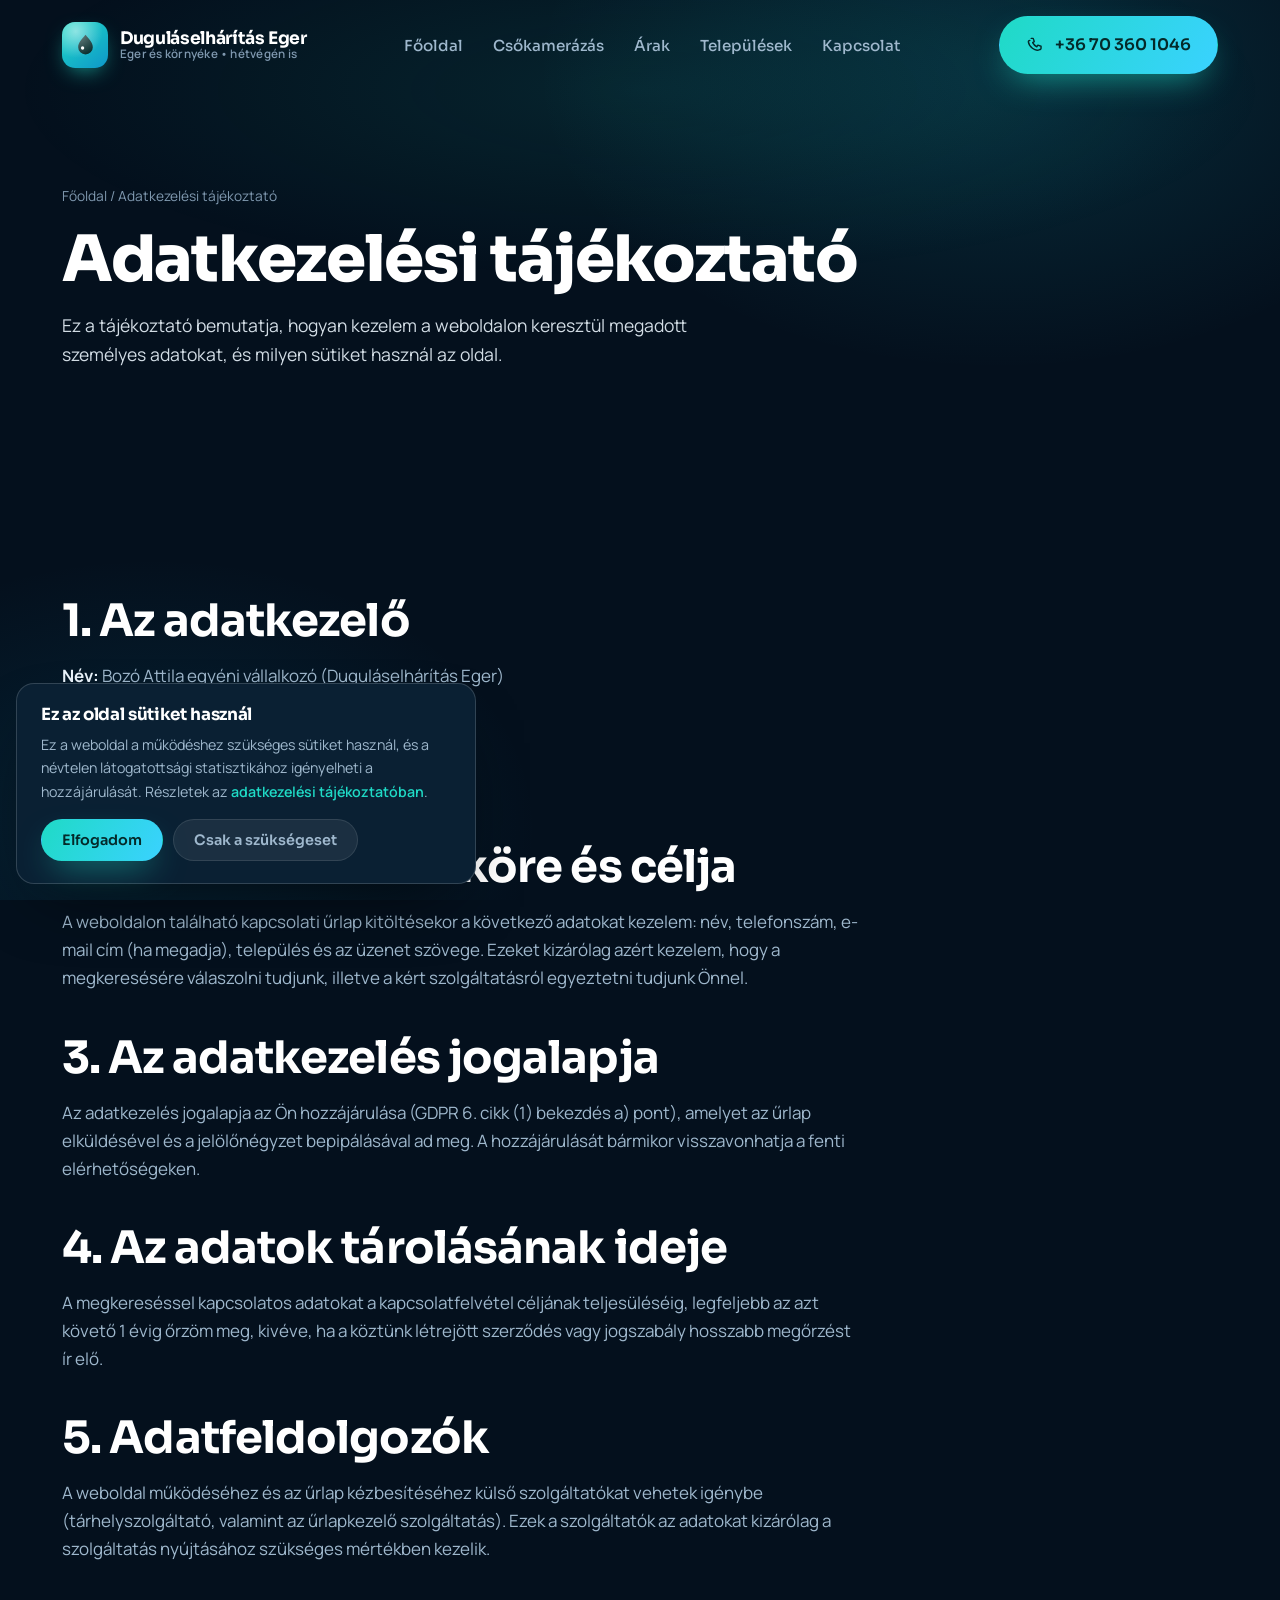
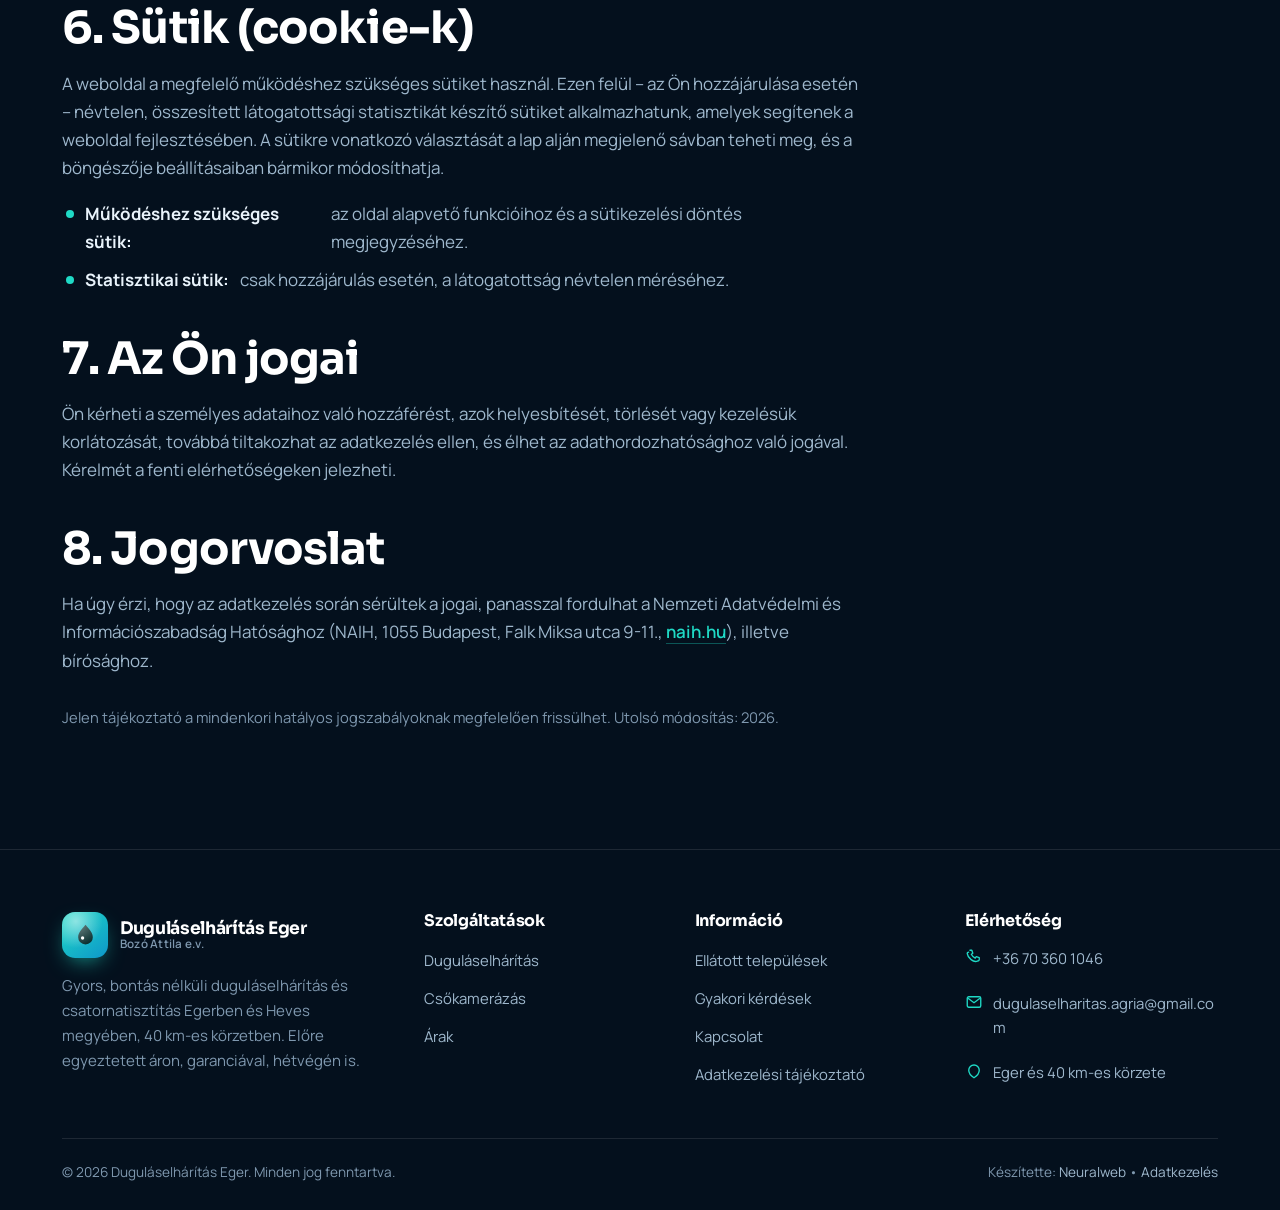
<file: adatkezelesi-tajekoztato.html>
﻿<!DOCTYPE html>
<html lang="hu">
<head>
<meta charset="UTF-8">
<meta name="viewport" content="width=device-width, initial-scale=1">
<title>Adatkezelési tájékoztató | Duguláselhárítás Eger</title>
<meta name="description" content="A Duguláselhárítás Eger – Bozó Attila e.v. adatkezelési és sütikezelési tájékoztatója a weboldalon keresztül megadott személyes adatok kezeléséről.">
<link rel="canonical" href="https://dugulaselharitas-agria.hu/adatkezelesi-tajekoztato.html">
<meta property="og:image" content="https://dugulaselharitas-agria.hu/assets/img/og-image.jpg">
<meta property="og:image:width" content="1200">
<meta property="og:image:height" content="630">
<meta name="twitter:card" content="summary_large_image">
<meta name="twitter:image" content="https://dugulaselharitas-agria.hu/assets/img/og-image.jpg">
<meta name="robots" content="index, follow">
<link rel="preconnect" href="https://fonts.googleapis.com">
<link rel="preconnect" href="https://fonts.gstatic.com" crossorigin>
<link href="https://fonts.googleapis.com/css2?family=Manrope:wght@400;500;600;700;800&family=Sora:wght@600;700;800&display=swap" rel="stylesheet">
<link rel="icon" href="assets/img/favicon.svg" type="image/svg+xml">
<link rel="icon" href="assets/img/favicon-32.png" sizes="32x32" type="image/png">
<link rel="apple-touch-icon" href="assets/img/apple-touch-icon.png">
<link rel="manifest" href="site.webmanifest">
<meta name="theme-color" content="#071726">
<link rel="stylesheet" href="assets/css/style.css">
</head>
<body>

<header class="site-header">
  <div class="nav-scrim" data-nav-scrim></div>
  <div class="wrap header-inner">
    <a href="index.html" class="brand" aria-label="Duguláselhárítás Eger főoldal">
      <span class="brand-mark" aria-hidden="true"><svg viewBox="0 0 24 24" fill="none"><path d="M12 2.5c-3.4 4-6.5 7.4-6.5 11a6.5 6.5 0 0 0 13 0c0-3.6-3.1-7-6.5-11Z" fill="#042a2a"/><circle cx="9.4" cy="14.2" r="1.5" fill="#fff"/></svg></span>
      <span class="brand-text"><b>Duguláselhárítás Eger</b><span>Eger és környéke • hétvégén is</span></span>
    </a>
    <nav class="nav" aria-label="Fő navigáció">
      <a href="index.html">Főoldal</a>
      <a href="csokamerazas.html">Csőkamerázás</a>
      <a href="arak.html">Árak</a>
      <a href="telepulesek.html">Települések</a>
      <a href="kapcsolat.html">Kapcsolat</a>
    </nav>
    <div class="header-cta">
      <a href="tel:+36703601046" class="btn btn--primary"><svg viewBox="0 0 24 24" fill="none"><path d="M6.6 3h2.5l1.3 4-2 1.4a12 12 0 0 0 5.2 5.2l1.4-2 4 1.3v2.5c0 1-.8 1.8-1.8 1.7C11.3 20.4 3.6 12.7 3 7.4A1.7 1.7 0 0 1 4.8 5.6" stroke="currentColor" stroke-width="1.8" stroke-linecap="round" stroke-linejoin="round"/></svg><span class="lbl">+36 70 360 1046</span></a>
      <button class="nav-toggle" aria-label="Menü megnyitása"><span></span></button>
    </div>
  </div>
</header>

<section class="page-hero">
  <div class="page-hero__bubbles" aria-hidden="true"></div>
  <div class="wrap">
    <div class="breadcrumb"><a href="index.html">Főoldal</a> / Adatkezelési tájékoztató</div>
    <h1>Adatkezelési tájékoztató</h1>
    <p>Ez a tájékoztató bemutatja, hogyan kezelem a weboldalon keresztül megadott személyes adatokat, és milyen sütiket használ az oldal.</p>
  </div>
</section>

<section class="section">
  <div class="wrap">
    <div class="prose reveal">
      <h2>1. Az adatkezelő</h2>
      <p><strong>Név:</strong> Bozó Attila egyéni vállalkozó (Duguláselhárítás Eger)<br>
      <strong>Székhely:</strong> [kitöltendő – székhely címe]<br>
      <strong>Nyilvántartási / adószám:</strong> [kitöltendő]<br>
      <strong>Telefon:</strong> <a href="tel:+36703601046">+36 70 360 1046</a><br>
      <strong>E-mail:</strong> <a href="mailto:dugulaselharitas.agria@gmail.com">dugulaselharitas.agria@gmail.com</a></p>

      <h2>2. A kezelt adatok köre és célja</h2>
      <p>A weboldalon található kapcsolati űrlap kitöltésekor a következő adatokat kezelem: név, telefonszám, e-mail cím (ha megadja), település és az üzenet szövege. Ezeket kizárólag azért kezelem, hogy a megkeresésére válaszolni tudjunk, illetve a kért szolgáltatásról egyeztetni tudjunk Önnel.</p>

      <h2>3. Az adatkezelés jogalapja</h2>
      <p>Az adatkezelés jogalapja az Ön hozzájárulása (GDPR 6. cikk (1) bekezdés a) pont), amelyet az űrlap elküldésével és a jelölőnégyzet bepipálásával ad meg. A hozzájárulását bármikor visszavonhatja a fenti elérhetőségeken.</p>

      <h2>4. Az adatok tárolásának ideje</h2>
      <p>A megkereséssel kapcsolatos adatokat a kapcsolatfelvétel céljának teljesüléséig, legfeljebb az azt követő 1 évig őrzöm meg, kivéve, ha a köztünk létrejött szerződés vagy jogszabály hosszabb megőrzést ír elő.</p>

      <h2>5. Adatfeldolgozók</h2>
      <p>A weboldal működéséhez és az űrlap kézbesítéséhez külső szolgáltatókat vehetek igénybe (tárhelyszolgáltató, valamint az űrlapkezelő szolgáltatás). Ezek a szolgáltatók az adatokat kizárólag a szolgáltatás nyújtásához szükséges mértékben kezelik.</p>

      <h2>6. Sütik (cookie-k)</h2>
      <p>A weboldal a megfelelő működéshez szükséges sütiket használ. Ezen felül – az Ön hozzájárulása esetén – névtelen, összesített látogatottsági statisztikát készítő sütiket alkalmazhatunk, amelyek segítenek a weboldal fejlesztésében. A sütikre vonatkozó választását a lap alján megjelenő sávban teheti meg, és a böngészője beállításaiban bármikor módosíthatja.</p>
      <ul>
        <li><strong>Működéshez szükséges sütik:</strong> az oldal alapvető funkcióihoz és a sütikezelési döntés megjegyzéséhez.</li>
        <li><strong>Statisztikai sütik:</strong> csak hozzájárulás esetén, a látogatottság névtelen méréséhez.</li>
      </ul>

      <h2>7. Az Ön jogai</h2>
      <p>Ön kérheti a személyes adataihoz való hozzáférést, azok helyesbítését, törlését vagy kezelésük korlátozását, továbbá tiltakozhat az adatkezelés ellen, és élhet az adathordozhatósághoz való jogával. Kérelmét a fenti elérhetőségeken jelezheti.</p>

      <h2>8. Jogorvoslat</h2>
      <p>Ha úgy érzi, hogy az adatkezelés során sérültek a jogai, panasszal fordulhat a Nemzeti Adatvédelmi és Információszabadság Hatósághoz (NAIH, 1055 Budapest, Falk Miksa utca 9-11., <a href="https://naih.hu" target="_blank" rel="noopener">naih.hu</a>), illetve bírósághoz.</p>

      <p style="margin-top:30px;color:var(--muted-2);font-size:0.92rem">Jelen tájékoztató a mindenkori hatályos jogszabályoknak megfelelően frissülhet. Utolsó módosítás: <span data-year>2026</span>.</p>
    </div>
  </div>
</section>

<footer class="site-footer">
  <div class="wrap">
    <div class="footer-grid">
      <div class="footer-about">
        <a href="index.html" class="brand"><span class="brand-mark" aria-hidden="true"><svg viewBox="0 0 24 24" fill="none"><path d="M12 2.5c-3.4 4-6.5 7.4-6.5 11a6.5 6.5 0 0 0 13 0c0-3.6-3.1-7-6.5-11Z" fill="#042a2a"/><circle cx="9.4" cy="14.2" r="1.5" fill="#fff"/></svg></span><span class="brand-text"><b>Duguláselhárítás Eger</b><span>Bozó Attila e.v.</span></span></a>
        <p>Gyors, bontás nélküli duguláselhárítás és csatornatisztítás Egerben és Heves megyében, 40 km-es körzetben. Előre egyeztetett áron, garanciával, hétvégén is.</p>
      </div>
      <div class="footer-col"><h4>Szolgáltatások</h4><ul><li><a href="index.html#szolgaltatasok">Duguláselhárítás</a></li><li><a href="csokamerazas.html">Csőkamerázás</a></li><li><a href="arak.html">Árak</a></li></ul></div>
      <div class="footer-col"><h4>Információ</h4><ul><li><a href="telepulesek.html">Ellátott települések</a></li><li><a href="index.html#gyik">Gyakori kérdések</a></li><li><a href="kapcsolat.html">Kapcsolat</a></li><li><a href="adatkezelesi-tajekoztato.html">Adatkezelési tájékoztató</a></li></ul></div>
      <div class="footer-col"><h4>Elérhetőség</h4><ul class="footer-contact">
        <li><svg viewBox="0 0 24 24" fill="none"><path d="M6.6 3h2.5l1.3 4-2 1.4a12 12 0 0 0 5.2 5.2l1.4-2 4 1.3v2.5c0 1-.8 1.8-1.8 1.7C11.3 20.4 3.6 12.7 3 7.4A1.7 1.7 0 0 1 4.8 5.6" stroke="currentColor" stroke-width="1.8" stroke-linecap="round" stroke-linejoin="round"/></svg><a href="tel:+36703601046">+36 70 360 1046</a></li>
        <li><svg viewBox="0 0 24 24" fill="none"><rect x="3" y="5" width="18" height="14" rx="2" stroke="currentColor" stroke-width="1.8"/><path d="m4 7 8 6 8-6" stroke="currentColor" stroke-width="1.8"/></svg><a href="mailto:dugulaselharitas.agria@gmail.com">dugulaselharitas.agria@gmail.com</a></li>
        <li><svg viewBox="0 0 24 24" fill="none"><path d="M12 21s-7-4.4-7-10a7 7 0 0 1 14 0c0 5.6-7 10-7 10Z" stroke="currentColor" stroke-width="1.8" stroke-linejoin="round"/></svg>Eger és 40 km-es körzete</li>
      </ul></div>
    </div>
    <div class="footer-bottom"><span>© <span data-year>2026</span> Duguláselhárítás Eger. Minden jog fenntartva.</span><span>Készítette: <a href="#">Neuralweb</a> • <a href="adatkezelesi-tajekoztato.html">Adatkezelés</a></span></div>
  </div>
</footer>


<div class="cookie" role="dialog" aria-label="Sütikezelés">
  <h4>Ez az oldal sütiket használ</h4>
  <p>Ez a weboldal a működéshez szükséges sütiket használ, és a névtelen látogatottsági statisztikához igényelheti a hozzájárulását. Részletek az <a href="adatkezelesi-tajekoztato.html">adatkezelési tájékoztatóban</a>.</p>
  <div class="cookie__actions"><button class="btn btn--primary" data-cookie="all">Elfogadom</button><button class="btn btn--soft" data-cookie="essential">Csak a szükségeset</button></div>
</div>

<script src="assets/js/main.js" defer></script>
</body>
</html>
</file>
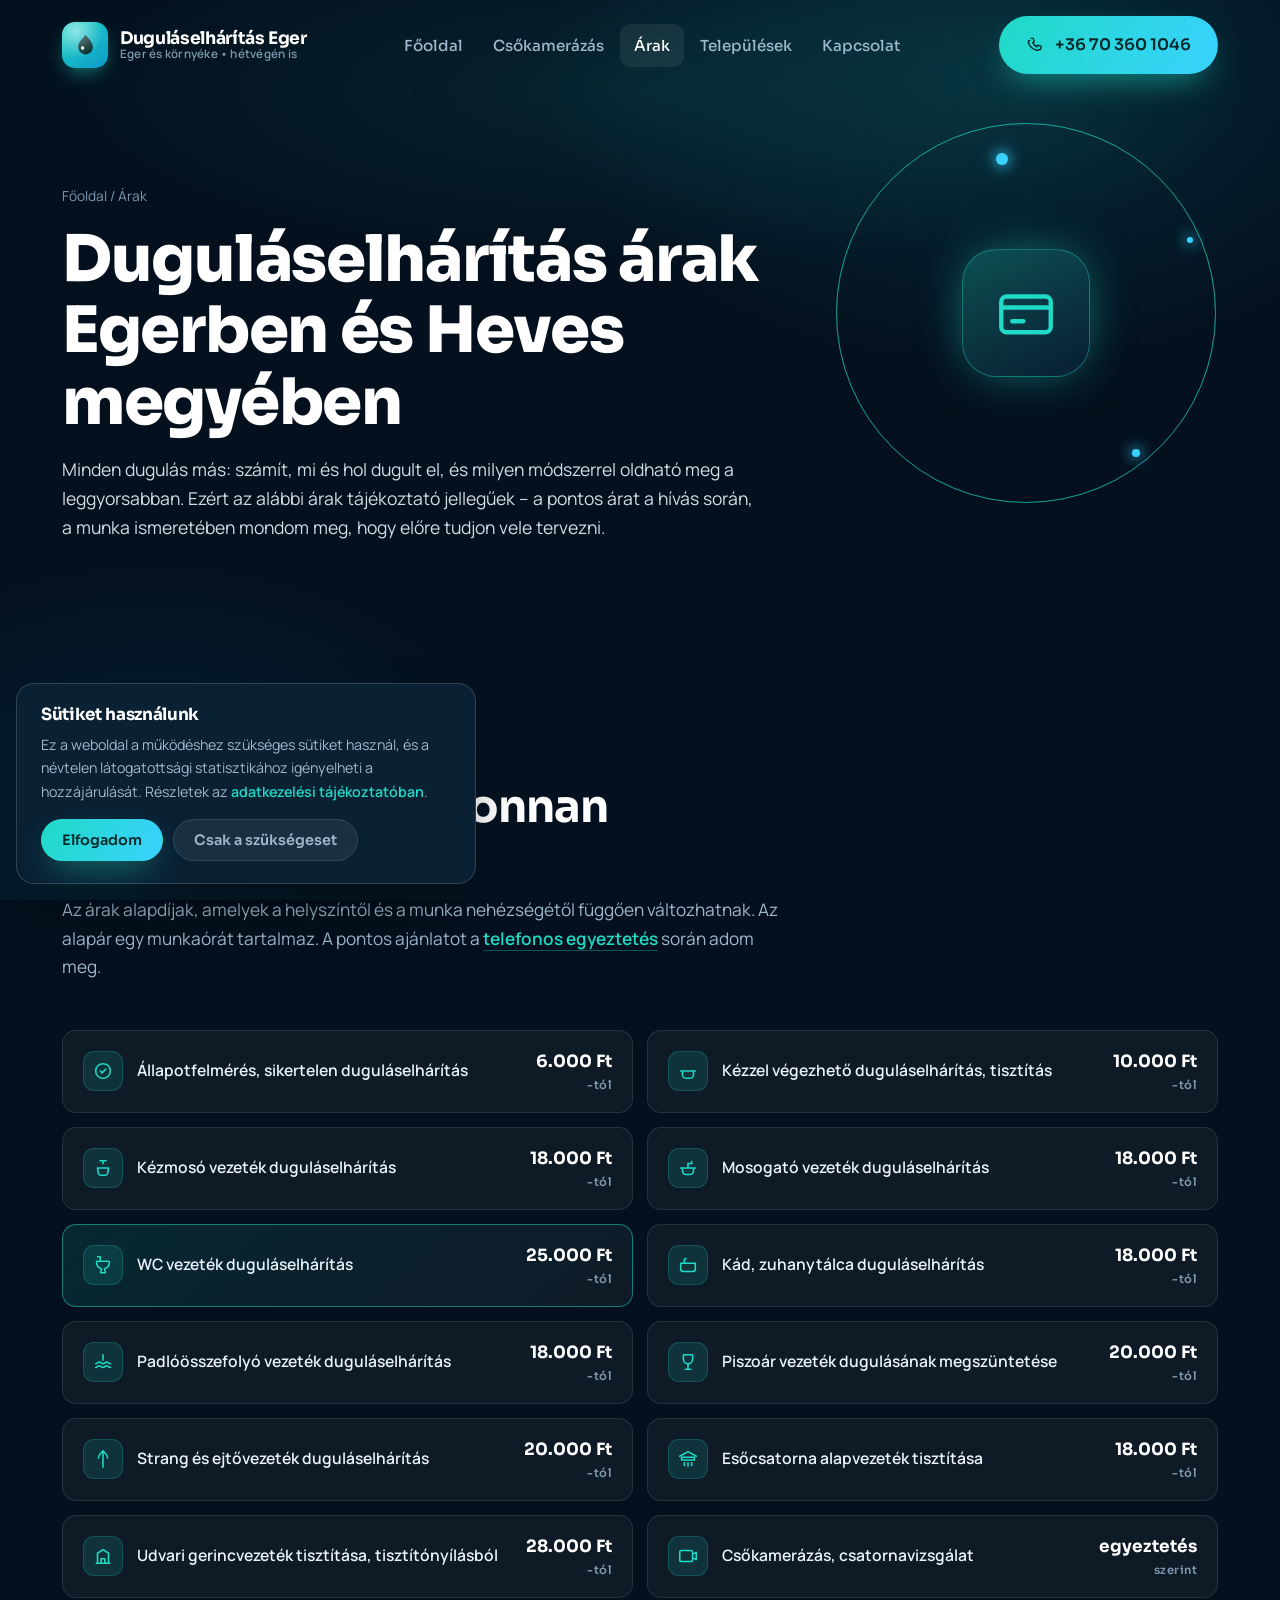
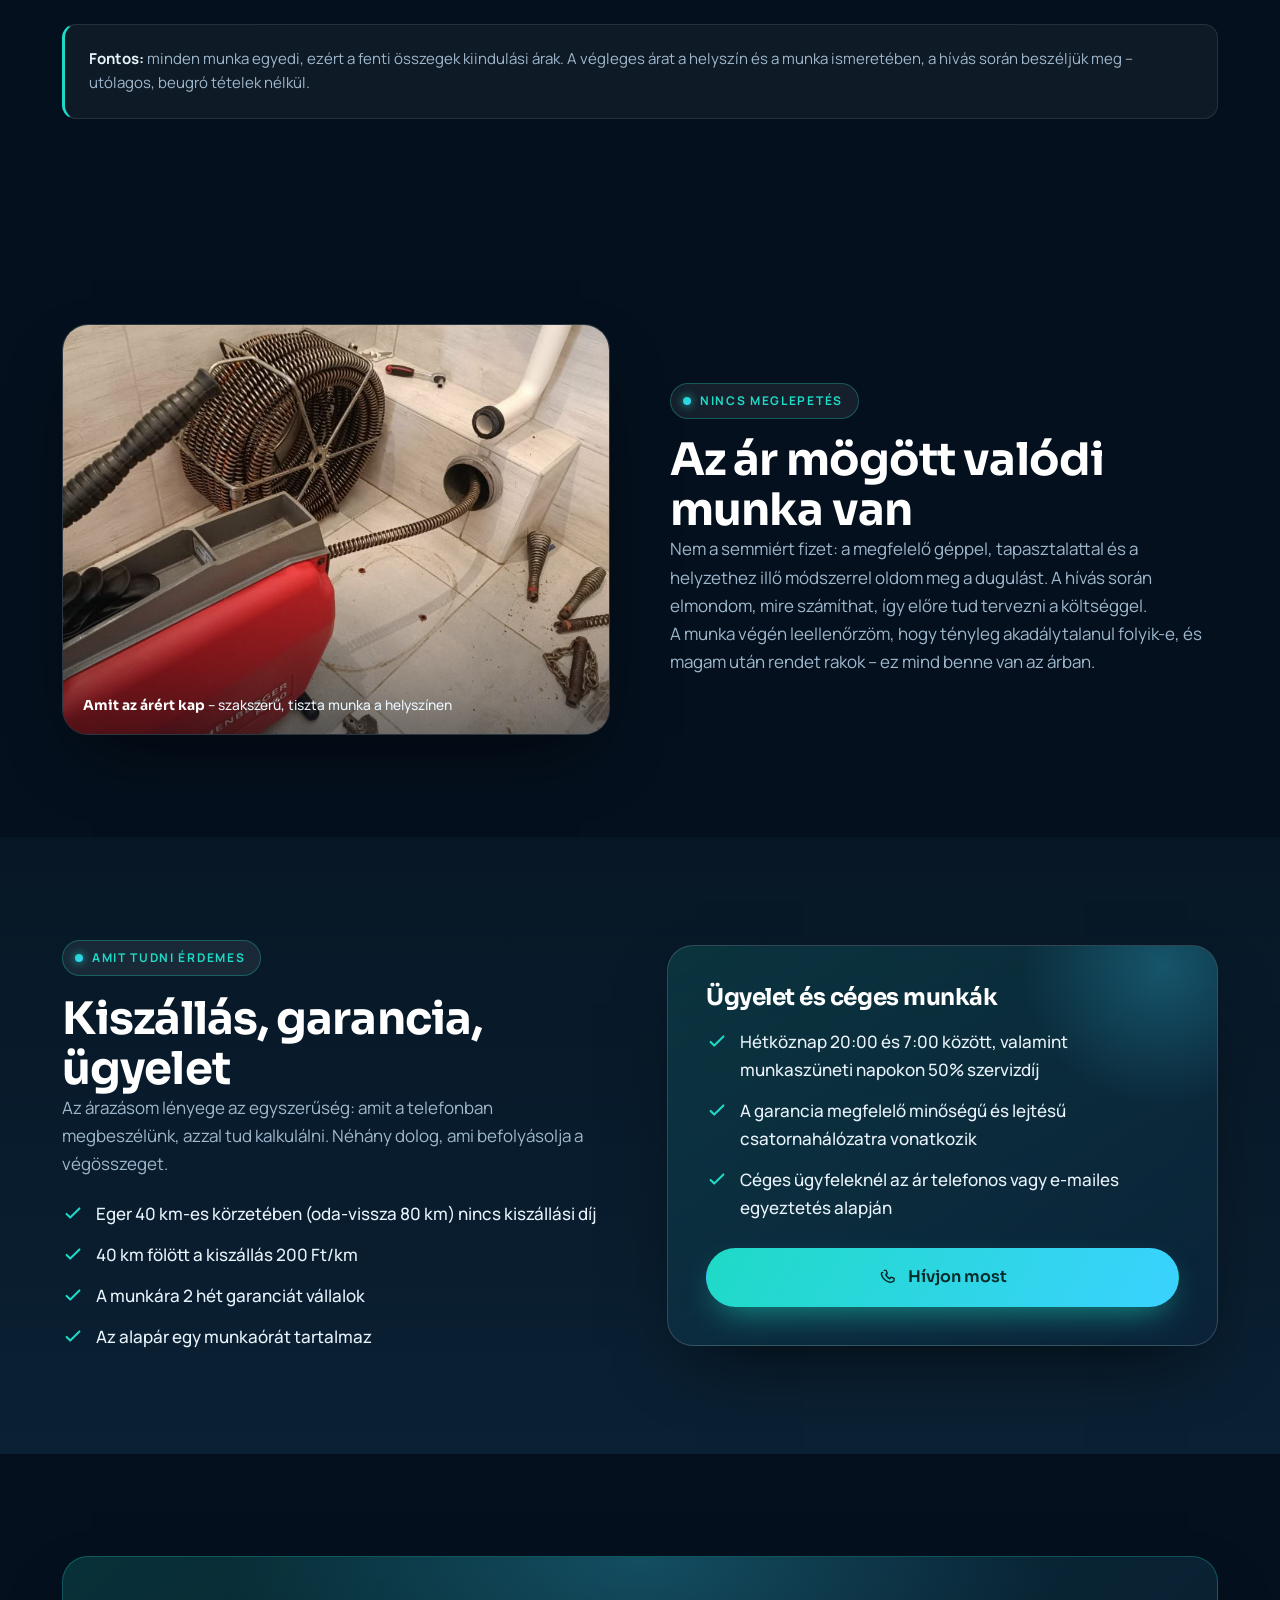
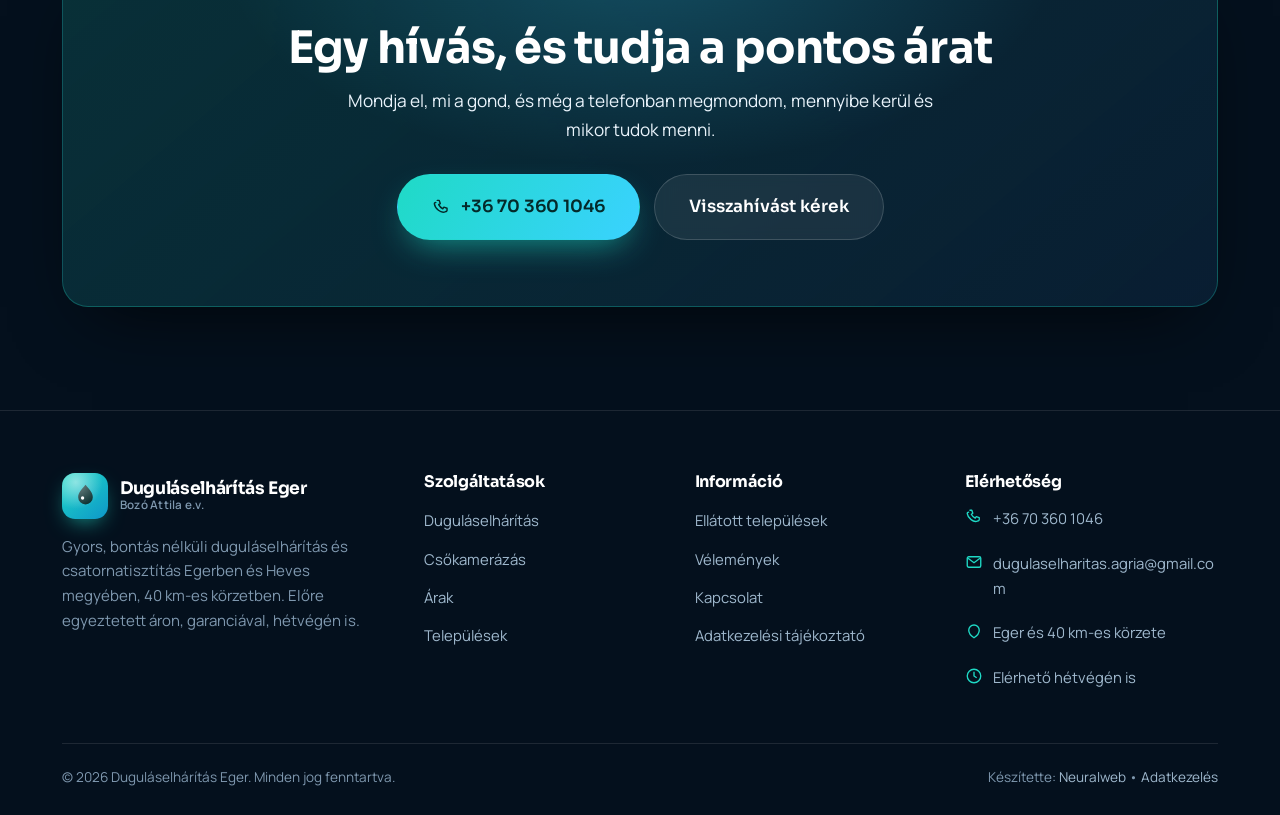
<file: arak.html>
﻿<!DOCTYPE html>
<html lang="hu">
<head>
<meta charset="UTF-8">
<meta name="viewport" content="width=device-width, initial-scale=1">
<title>Duguláselhárítás árak Eger, Heves megye | Tájékoztató árlista</title>
<meta name="description" content="Duguláselhárítás tájékoztató árak Egerben és Heves megyében. Minden munka más, ezért az árak irányadóak – a pontosat telefonon egyeztetjük. Eger 40 km-es körzetében nincs kiszállási díj. +36 70 360 1046.">
<meta name="keywords" content="duguláselhárítás árak Eger, duguláselhárítás árak Heves megye, dugulás elhárítás ár, csatornatisztítás ár Eger, kiszállási díj, WC dugulás ára">
<link rel="canonical" href="https://dugulaselharitas-agria.hu/arak.html">
<meta name="robots" content="index, follow">
<meta name="geo.region" content="HU-HE">
<meta name="geo.position" content="47.9224127;20.367275">
<meta name="ICBM" content="47.9224127, 20.367275">
<meta name="geo.placename" content="Eger">
<meta property="og:type" content="website">
<meta property="og:locale" content="hu_HU">
<meta property="og:title" content="Duguláselhárítás árak Eger, Heves megye | Tájékoztató árlista">
<meta property="og:description" content="Minden munka más, ezért az árak irányadóak – a pontosat telefonon egyeztetjük. Eger 40 km-es körzetében, Heves megyében nincs kiszállási díj.">
<meta property="og:url" content="https://dugulaselharitas-agria.hu/arak.html">
<meta property="og:image" content="https://dugulaselharitas-agria.hu/assets/img/og-image.jpg">
<meta property="og:image:width" content="1200">
<meta property="og:image:height" content="630">
<meta name="twitter:card" content="summary_large_image">
<meta name="twitter:image" content="https://dugulaselharitas-agria.hu/assets/img/og-image.jpg">
<link rel="preconnect" href="https://fonts.googleapis.com">
<link rel="preconnect" href="https://fonts.gstatic.com" crossorigin>
<link href="https://fonts.googleapis.com/css2?family=Manrope:wght@400;500;600;700;800&family=Sora:wght@600;700;800&display=swap" rel="stylesheet">
<link rel="icon" href="assets/img/favicon.svg" type="image/svg+xml">
<link rel="icon" href="assets/img/favicon-32.png" sizes="32x32" type="image/png">
<link rel="apple-touch-icon" href="assets/img/apple-touch-icon.png">
<link rel="manifest" href="site.webmanifest">
<meta name="theme-color" content="#071726">
<link rel="stylesheet" href="assets/css/style.css">
<script type="application/ld+json">
{
  "@context": "https://schema.org",
  "@type": "BreadcrumbList",
  "itemListElement": [
    { "@type": "ListItem", "position": 1, "name": "Főoldal", "item": "https://dugulaselharitas-agria.hu/" },
    { "@type": "ListItem", "position": 2, "name": "Árak", "item": "https://dugulaselharitas-agria.hu/arak.html" }
  ]
}
</script>
</head>
<body>

<header class="site-header">
  <div class="nav-scrim" data-nav-scrim></div>
  <div class="wrap header-inner">
    <a href="index.html" class="brand" aria-label="Duguláselhárítás Eger főoldal">
      <span class="brand-mark" aria-hidden="true"><svg viewBox="0 0 24 24" fill="none"><path d="M12 2.5c-3.4 4-6.5 7.4-6.5 11a6.5 6.5 0 0 0 13 0c0-3.6-3.1-7-6.5-11Z" fill="#042a2a"/><circle cx="9.4" cy="14.2" r="1.5" fill="#fff"/></svg></span>
      <span class="brand-text"><b>Duguláselhárítás Eger</b><span>Eger és környéke • hétvégén is</span></span>
    </a>
    <nav class="nav" aria-label="Fő navigáció">
      <a href="index.html">Főoldal</a>
      <a href="csokamerazas.html">Csőkamerázás</a>
      <a href="arak.html" class="active">Árak</a>
      <a href="telepulesek.html">Települések</a>
      <a href="kapcsolat.html">Kapcsolat</a>
    </nav>
    <div class="header-cta">
      <a href="tel:+36703601046" class="btn btn--primary"><svg viewBox="0 0 24 24" fill="none"><path d="M6.6 3h2.5l1.3 4-2 1.4a12 12 0 0 0 5.2 5.2l1.4-2 4 1.3v2.5c0 1-.8 1.8-1.8 1.7C11.3 20.4 3.6 12.7 3 7.4A1.7 1.7 0 0 1 4.8 5.6" stroke="currentColor" stroke-width="1.8" stroke-linecap="round" stroke-linejoin="round"/></svg><span class="lbl">+36 70 360 1046</span></a>
      <button class="nav-toggle" aria-label="Menü megnyitása"><span></span></button>
    </div>
  </div>
</header>

<section class="page-hero">
  <div class="page-hero__bubbles" aria-hidden="true"></div>
  <div class="page-hero__visual" aria-hidden="true">
    <span class="ring r1"></span><span class="ring r2"></span><span class="ring r3"></span>
    <span class="core"><svg viewBox="0 0 24 24" fill="none"><rect x="3" y="6" width="18" height="13" rx="2" stroke="currentColor" stroke-width="1.6"/><path d="M3 10h18M7 15h4" stroke="currentColor" stroke-width="1.6" stroke-linecap="round"/></svg></span>
    <span class="spark s1"></span><span class="spark s2"></span><span class="spark s3"></span>
  </div>
  <div class="wrap">
    <div class="breadcrumb"><a href="index.html">Főoldal</a> / Árak</div>
    <h1>Duguláselhárítás árak Egerben és Heves megyében</h1>
    <p>Minden dugulás más: számít, mi és hol dugult el, és milyen módszerrel oldható meg a leggyorsabban. Ezért az alábbi árak tájékoztató jellegűek – a pontos árat a hívás során, a munka ismeretében mondom meg, hogy előre tudjon vele tervezni.</p>
  </div>
</section>

<section class="section">
  <div class="wrap">
    <div class="section-head reveal">
      <span class="eyebrow">Tájékoztató árlista</span>
      <h2>Lakossági árak, ahonnan indulunk</h2>
      <p>Az árak alapdíjak, amelyek a helyszíntől és a munka nehézségétől függően változhatnak. Az alapár egy munkaórát tartalmaz. A pontos ajánlatot a <a class="lead-link" href="kapcsolat.html">telefonos egyeztetés</a> során adom meg.</p>
    </div>

    <!-- ============================================================
         ÁRLISTA – az összegek utólag frissíthetők.
         Egy sor: a .name a szolgáltatás, a .amount az ár.
         A "-tól" jelzi, hogy az adott munkánál ez a kiinduló ár.
         ============================================================ -->
    <div class="price-cols reveal d1">
      <div class="price-row">
        <span class="name"><span class="di"><svg viewBox="0 0 24 24" fill="none"><circle cx="12" cy="12" r="8" stroke="currentColor" stroke-width="1.7"/><path d="M9 12l2 2 4-4" stroke="currentColor" stroke-width="1.7" stroke-linecap="round" stroke-linejoin="round"/></svg></span>Állapotfelmérés, sikertelen duguláselhárítás</span>
        <span class="amount">6.000 Ft<small>-tól</small></span>
      </div>
      <div class="price-row">
        <span class="name"><span class="di"><svg viewBox="0 0 24 24" fill="none"><path d="M4 12h16M6 12v4a4 4 0 0 0 4 4h4a4 4 0 0 0 4-4v-4" stroke="currentColor" stroke-width="1.7" stroke-linecap="round" stroke-linejoin="round"/></svg></span>Kézzel végezhető duguláselhárítás, tisztítás</span>
        <span class="amount">10.000 Ft<small>-tól</small></span>
      </div>
      <div class="price-row">
        <span class="name"><span class="di"><svg viewBox="0 0 24 24" fill="none"><path d="M8 4h8M12 4v4M6 12h12l-1 6a3 3 0 0 1-3 2h-4a3 3 0 0 1-3-2l-1-6Z" stroke="currentColor" stroke-width="1.7" stroke-linejoin="round"/></svg></span>Kézmosó vezeték duguláselhárítás</span>
        <span class="amount">18.000 Ft<small>-tól</small></span>
      </div>
      <div class="price-row">
        <span class="name"><span class="di"><svg viewBox="0 0 24 24" fill="none"><path d="M4 12h16M6 12v3a4 4 0 0 0 4 4h4a4 4 0 0 0 4-4v-3" stroke="currentColor" stroke-width="1.7" stroke-linecap="round" stroke-linejoin="round"/><path d="M12 12V7h4V5" stroke="currentColor" stroke-width="1.7" stroke-linecap="round"/></svg></span>Mosogató vezeték duguláselhárítás</span>
        <span class="amount">18.000 Ft<small>-tól</small></span>
      </div>
      <div class="price-row feat">
        <span class="name"><span class="di"><svg viewBox="0 0 24 24" fill="none"><path d="M6 3h3v5" stroke="currentColor" stroke-width="1.7" stroke-linecap="round" stroke-linejoin="round"/><path d="M5 8h13a1 1 0 0 1 1 1c0 3.4-2.3 6.2-5.4 7l1 4.5h-5.2l1-4.5C7.3 15.2 5 12.4 5 9a1 1 0 0 1 0-1Z" stroke="currentColor" stroke-width="1.7" stroke-linejoin="round"/></svg></span>WC vezeték duguláselhárítás</span>
        <span class="amount">25.000 Ft<small>-tól</small></span>
      </div>
      <div class="price-row">
        <span class="name"><span class="di"><svg viewBox="0 0 24 24" fill="none"><path d="M4 10h16v6a3 3 0 0 1-3 3H7a3 3 0 0 1-3-3v-6Z" stroke="currentColor" stroke-width="1.7" stroke-linejoin="round"/><path d="M8 10V7a2 2 0 0 1 2-2" stroke="currentColor" stroke-width="1.7" stroke-linecap="round"/></svg></span>Kád, zuhanytálca duguláselhárítás</span>
        <span class="amount">18.000 Ft<small>-tól</small></span>
      </div>
      <div class="price-row">
        <span class="name"><span class="di"><svg viewBox="0 0 24 24" fill="none"><path d="M4 14c2 0 2-2 4-2s2 2 4 2 2-2 4-2 2 2 4 2" stroke="currentColor" stroke-width="1.7" stroke-linecap="round"/><path d="M4 18c2 0 2-2 4-2s2 2 4 2 2-2 4-2 2 2 4 2" stroke="currentColor" stroke-width="1.7" stroke-linecap="round"/><path d="M12 4v6" stroke="currentColor" stroke-width="1.7" stroke-linecap="round"/></svg></span>Padlóösszefolyó vezeték duguláselhárítás</span>
        <span class="amount">18.000 Ft<small>-tól</small></span>
      </div>
      <div class="price-row">
        <span class="name"><span class="di"><svg viewBox="0 0 24 24" fill="none"><path d="M7 4h10v5a5 5 0 0 1-10 0V4Z" stroke="currentColor" stroke-width="1.7" stroke-linejoin="round"/><path d="M12 14v6M9 20h6" stroke="currentColor" stroke-width="1.7" stroke-linecap="round"/></svg></span>Piszoár vezeték dugulásának megszüntetése</span>
        <span class="amount">20.000 Ft<small>-tól</small></span>
      </div>
      <div class="price-row">
        <span class="name"><span class="di"><svg viewBox="0 0 24 24" fill="none"><path d="M12 3v18M12 3c-2 3-5 4-5 8M12 3c2 3 5 4 5 8" stroke="currentColor" stroke-width="1.7" stroke-linecap="round" stroke-linejoin="round"/></svg></span>Strang és ejtővezeték duguláselhárítás</span>
        <span class="amount">20.000 Ft<small>-tól</small></span>
      </div>
      <div class="price-row">
        <span class="name"><span class="di"><svg viewBox="0 0 24 24" fill="none"><path d="M3 9l9-5 9 5" stroke="currentColor" stroke-width="1.7" stroke-linecap="round" stroke-linejoin="round"/><path d="M5 10h14v3H5z" stroke="currentColor" stroke-width="1.7" stroke-linejoin="round"/><path d="M8 16v3M12 16v3.5M16 16v3" stroke="currentColor" stroke-width="1.7" stroke-linecap="round"/></svg></span>Esőcsatorna alapvezeték tisztítása</span>
        <span class="amount">18.000 Ft<small>-tól</small></span>
      </div>
      <div class="price-row">
        <span class="name"><span class="di"><svg viewBox="0 0 24 24" fill="none"><path d="M4 20h16M6 20V9l6-4 6 4v11" stroke="currentColor" stroke-width="1.7" stroke-linejoin="round"/><path d="M10 20v-5h4v5" stroke="currentColor" stroke-width="1.7"/></svg></span>Udvari gerincvezeték tisztítása, tisztítónyílásból</span>
        <span class="amount">28.000 Ft<small>-tól</small></span>
      </div>
      <div class="price-row">
        <span class="name"><span class="di"><svg viewBox="0 0 24 24" fill="none"><rect x="3" y="6" width="14" height="12" rx="2" stroke="currentColor" stroke-width="1.7"/><path d="M17 10l4-2v8l-4-2" stroke="currentColor" stroke-width="1.7" stroke-linejoin="round"/></svg></span><a href="csokamerazas.html" style="color:inherit">Csőkamerázás, csatornavizsgálat</a></span>
        <span class="amount">egyeztetés<small>szerint</small></span>
      </div>
    </div>

    <div class="price-note reveal d2">
      <p><strong>Fontos:</strong> minden munka egyedi, ezért a fenti összegek kiindulási árak. A végleges árat a helyszín és a munka ismeretében, a hívás során beszéljük meg – utólagos, beugró tételek nélkül.</p>
    </div>
  </div>
</section>

<section class="section">
  <div class="wrap media-split">
    <div class="media-wrap reveal">
      <figure class="media-figure">
        <img src="assets/img/dugulaselharitas-9.jpg" alt="WC és ejtővezeték duguláselhárítása gépi spirállal, valós munkakörnyezetben" loading="lazy" width="922" height="1208">
        <figcaption><b>Amit az árért kap</b> – szakszerű, tiszta munka a helyszínen</figcaption>
      </figure>
    </div>
    <div class="reveal d1">
      <span class="eyebrow">Nincs meglepetés</span>
      <h2>Az ár mögött valódi munka van</h2>
      <p>Nem a semmiért fizet: a megfelelő géppel, tapasztalattal és a helyzethez illő módszerrel oldom meg a dugulást. A hívás során elmondom, mire számíthat, így előre tud tervezni a költséggel.</p>
      <p>A munka végén leellenőrzöm, hogy tényleg akadálytalanul folyik-e, és magam után rendet rakok – ez mind benne van az árban.</p>
    </div>
  </div>
</section>

<section class="section section--tint">
  <div class="wrap split">
    <div class="reveal">
      <span class="eyebrow">Amit tudni érdemes</span>
      <h2>Kiszállás, garancia, ügyelet</h2>
      <p>Az árazásom lényege az egyszerűség: amit a telefonban megbeszélünk, azzal tud kalkulálni. Néhány dolog, ami befolyásolja a végösszeget.</p>
      <ul class="checklist" style="margin-top:22px">
        <li><svg viewBox="0 0 24 24" fill="none"><path d="M5 13l4 4L19 7" stroke="currentColor" stroke-width="2.2" stroke-linecap="round" stroke-linejoin="round"/></svg>Eger 40 km-es körzetében (oda-vissza 80 km) nincs kiszállási díj</li>
        <li><svg viewBox="0 0 24 24" fill="none"><path d="M5 13l4 4L19 7" stroke="currentColor" stroke-width="2.2" stroke-linecap="round" stroke-linejoin="round"/></svg>40 km fölött a kiszállás 200 Ft/km</li>
        <li><svg viewBox="0 0 24 24" fill="none"><path d="M5 13l4 4L19 7" stroke="currentColor" stroke-width="2.2" stroke-linecap="round" stroke-linejoin="round"/></svg>A munkára 2 hét garanciát vállalok</li>
        <li><svg viewBox="0 0 24 24" fill="none"><path d="M5 13l4 4L19 7" stroke="currentColor" stroke-width="2.2" stroke-linecap="round" stroke-linejoin="round"/></svg>Az alapár egy munkaórát tartalmaz</li>
      </ul>
    </div>
    <div class="panel reveal d2">
      <h3>Ügyelet és céges munkák</h3>
      <ul class="checklist">
        <li><svg viewBox="0 0 24 24" fill="none"><path d="M5 13l4 4L19 7" stroke="currentColor" stroke-width="2.2" stroke-linecap="round" stroke-linejoin="round"/></svg>Hétköznap 20:00 és 7:00 között, valamint munkaszüneti napokon 50% szervizdíj</li>
        <li><svg viewBox="0 0 24 24" fill="none"><path d="M5 13l4 4L19 7" stroke="currentColor" stroke-width="2.2" stroke-linecap="round" stroke-linejoin="round"/></svg>A garancia megfelelő minőségű és lejtésű csatornahálózatra vonatkozik</li>
        <li><svg viewBox="0 0 24 24" fill="none"><path d="M5 13l4 4L19 7" stroke="currentColor" stroke-width="2.2" stroke-linecap="round" stroke-linejoin="round"/></svg>Céges ügyfeleknél az ár telefonos vagy e-mailes egyeztetés alapján</li>
      </ul>
      <a href="tel:+36703601046" class="btn btn--primary" style="margin-top:26px;width:100%"><svg viewBox="0 0 24 24" fill="none"><path d="M6.6 3h2.5l1.3 4-2 1.4a12 12 0 0 0 5.2 5.2l1.4-2 4 1.3v2.5c0 1-.8 1.8-1.8 1.7C11.3 20.4 3.6 12.7 3 7.4A1.7 1.7 0 0 1 4.8 5.6" stroke="currentColor" stroke-width="1.8" stroke-linecap="round" stroke-linejoin="round"/></svg>Hívjon most</a>
    </div>
  </div>
</section>

<section class="section">
  <div class="wrap">
    <div class="cta-box reveal">
      <h2>Egy hívás, és tudja a pontos árat</h2>
      <p>Mondja el, mi a gond, és még a telefonban megmondom, mennyibe kerül és mikor tudok menni.</p>
      <div class="btn-row">
        <a href="tel:+36703601046" class="btn btn--primary btn--lg btn--pulse"><svg viewBox="0 0 24 24" fill="none"><path d="M6.6 3h2.5l1.3 4-2 1.4a12 12 0 0 0 5.2 5.2l1.4-2 4 1.3v2.5c0 1-.8 1.8-1.8 1.7C11.3 20.4 3.6 12.7 3 7.4A1.7 1.7 0 0 1 4.8 5.6" stroke="currentColor" stroke-width="1.8" stroke-linecap="round" stroke-linejoin="round"/></svg>+36 70 360 1046</a>
        <a href="kapcsolat.html" class="btn btn--ghost btn--lg">Visszahívást kérek</a>
      </div>
    </div>
  </div>
</section>

<footer class="site-footer">
  <div class="wrap">
    <div class="footer-grid">
      <div class="footer-about">
        <a href="index.html" class="brand"><span class="brand-mark" aria-hidden="true"><svg viewBox="0 0 24 24" fill="none"><path d="M12 2.5c-3.4 4-6.5 7.4-6.5 11a6.5 6.5 0 0 0 13 0c0-3.6-3.1-7-6.5-11Z" fill="#042a2a"/><circle cx="9.4" cy="14.2" r="1.5" fill="#fff"/></svg></span><span class="brand-text"><b>Duguláselhárítás Eger</b><span>Bozó Attila e.v.</span></span></a>
        <p>Gyors, bontás nélküli duguláselhárítás és csatornatisztítás Egerben és Heves megyében, 40 km-es körzetben. Előre egyeztetett áron, garanciával, hétvégén is.</p>
      </div>
      <div class="footer-col"><h4>Szolgáltatások</h4><ul><li><a href="index.html#szolgaltatasok">Duguláselhárítás</a></li><li><a href="csokamerazas.html">Csőkamerázás</a></li><li><a href="arak.html">Árak</a></li><li><a href="telepulesek.html">Települések</a></li></ul></div>
      <div class="footer-col"><h4>Információ</h4><ul><li><a href="telepulesek.html">Ellátott települések</a></li><li><a href="index.html#velemenyek">Vélemények</a></li><li><a href="kapcsolat.html">Kapcsolat</a></li><li><a href="adatkezelesi-tajekoztato.html">Adatkezelési tájékoztató</a></li></ul></div>
      <div class="footer-col"><h4>Elérhetőség</h4><ul class="footer-contact">
        <li><svg viewBox="0 0 24 24" fill="none"><path d="M6.6 3h2.5l1.3 4-2 1.4a12 12 0 0 0 5.2 5.2l1.4-2 4 1.3v2.5c0 1-.8 1.8-1.8 1.7C11.3 20.4 3.6 12.7 3 7.4A1.7 1.7 0 0 1 4.8 5.6" stroke="currentColor" stroke-width="1.8" stroke-linecap="round" stroke-linejoin="round"/></svg><a href="tel:+36703601046">+36 70 360 1046</a></li>
        <li><svg viewBox="0 0 24 24" fill="none"><rect x="3" y="5" width="18" height="14" rx="2" stroke="currentColor" stroke-width="1.8"/><path d="m4 7 8 6 8-6" stroke="currentColor" stroke-width="1.8"/></svg><a href="mailto:dugulaselharitas.agria@gmail.com">dugulaselharitas.agria@gmail.com</a></li>
        <li><svg viewBox="0 0 24 24" fill="none"><path d="M12 21s-7-4.4-7-10a7 7 0 0 1 14 0c0 5.6-7 10-7 10Z" stroke="currentColor" stroke-width="1.8" stroke-linejoin="round"/></svg>Eger és 40 km-es körzete</li>
        <li><svg viewBox="0 0 24 24" fill="none"><circle cx="12" cy="12" r="9" stroke="currentColor" stroke-width="1.8"/><path d="M12 7v5l3 2" stroke="currentColor" stroke-width="1.8" stroke-linecap="round"/></svg>Elérhető hétvégén is</li>
      </ul></div>
    </div>
    <div class="footer-bottom"><span>© <span data-year>2026</span> Duguláselhárítás Eger. Minden jog fenntartva.</span><span>Készítette: <a href="#">Neuralweb</a> • <a href="adatkezelesi-tajekoztato.html">Adatkezelés</a></span></div>
  </div>
</footer>


<div class="cookie" role="dialog" aria-label="Sütikezelés">
  <h4>Sütiket használunk</h4>
  <p>Ez a weboldal a működéshez szükséges sütiket használ, és a névtelen látogatottsági statisztikához igényelheti a hozzájárulását. Részletek az <a href="adatkezelesi-tajekoztato.html">adatkezelési tájékoztatóban</a>.</p>
  <div class="cookie__actions"><button class="btn btn--primary" data-cookie="all">Elfogadom</button><button class="btn btn--soft" data-cookie="essential">Csak a szükségeset</button></div>
</div>

<script src="assets/js/main.js" defer></script>
</body>
</html>
</file>
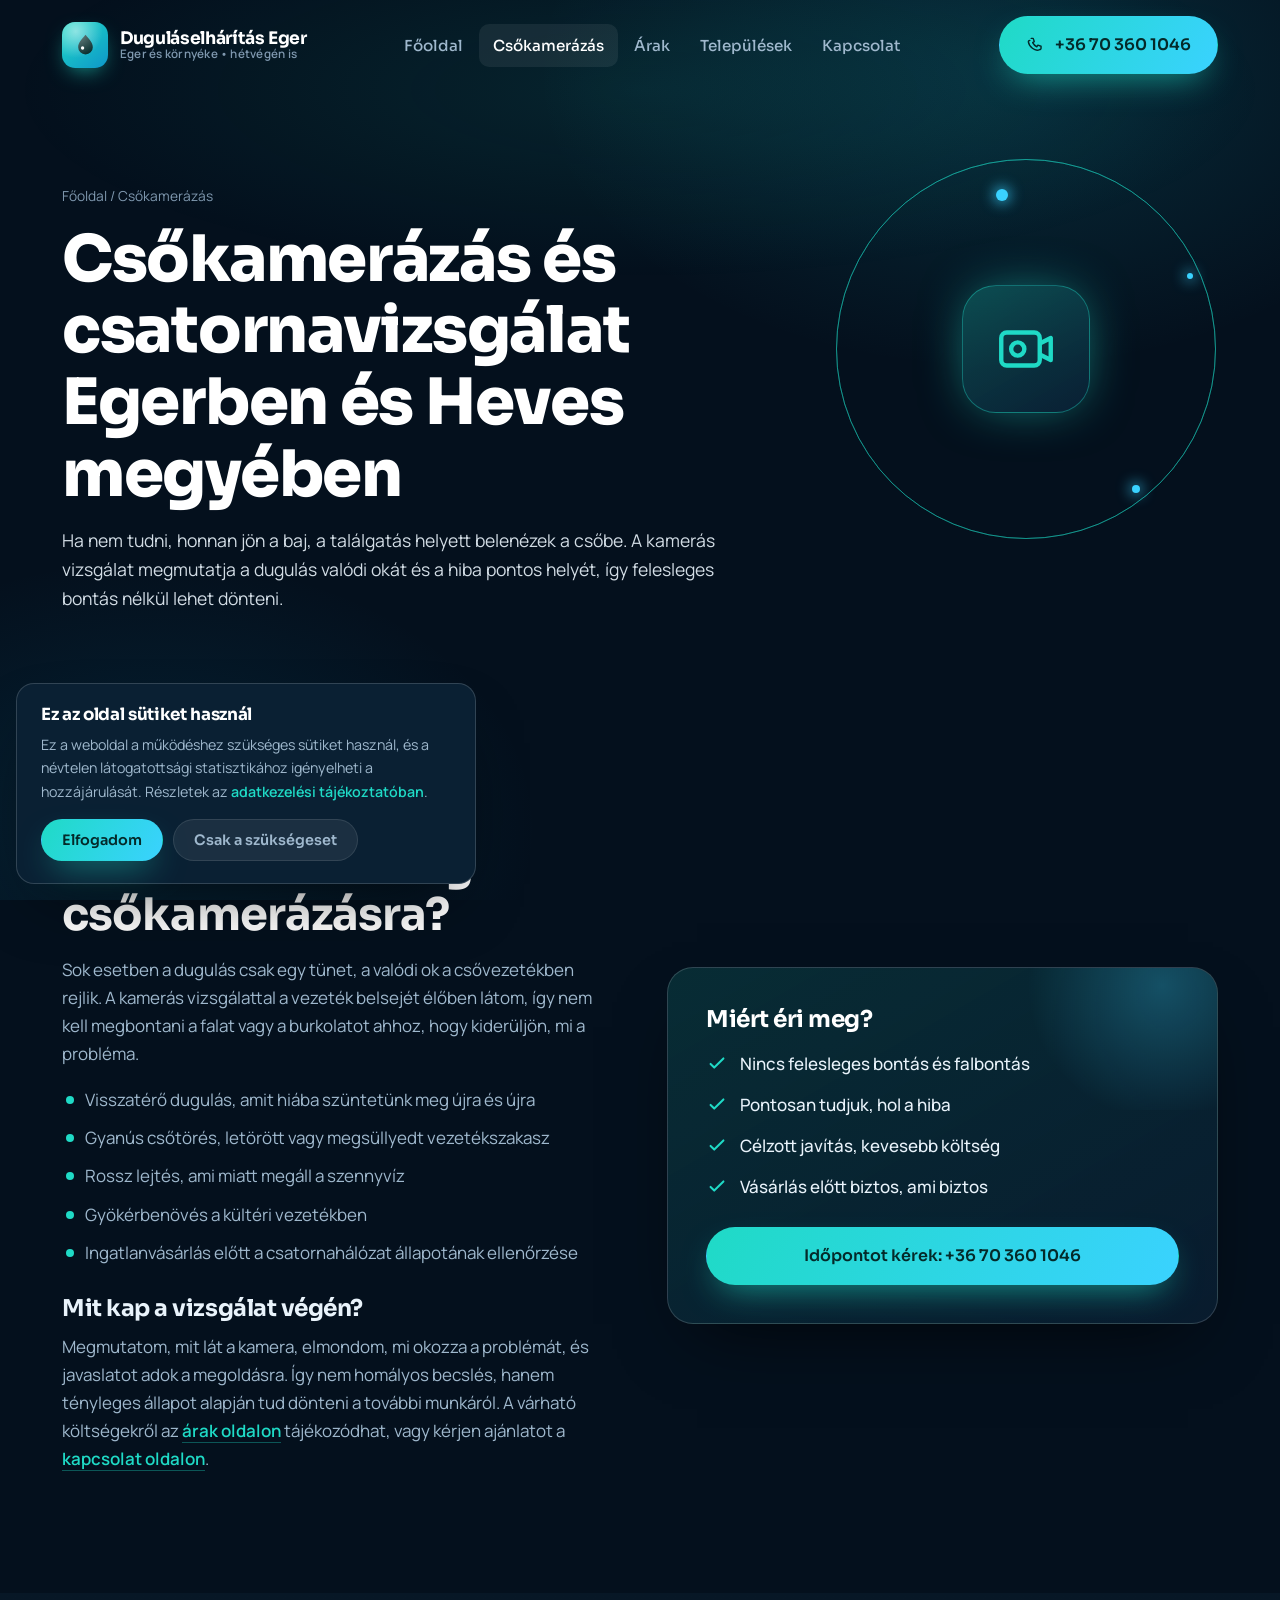
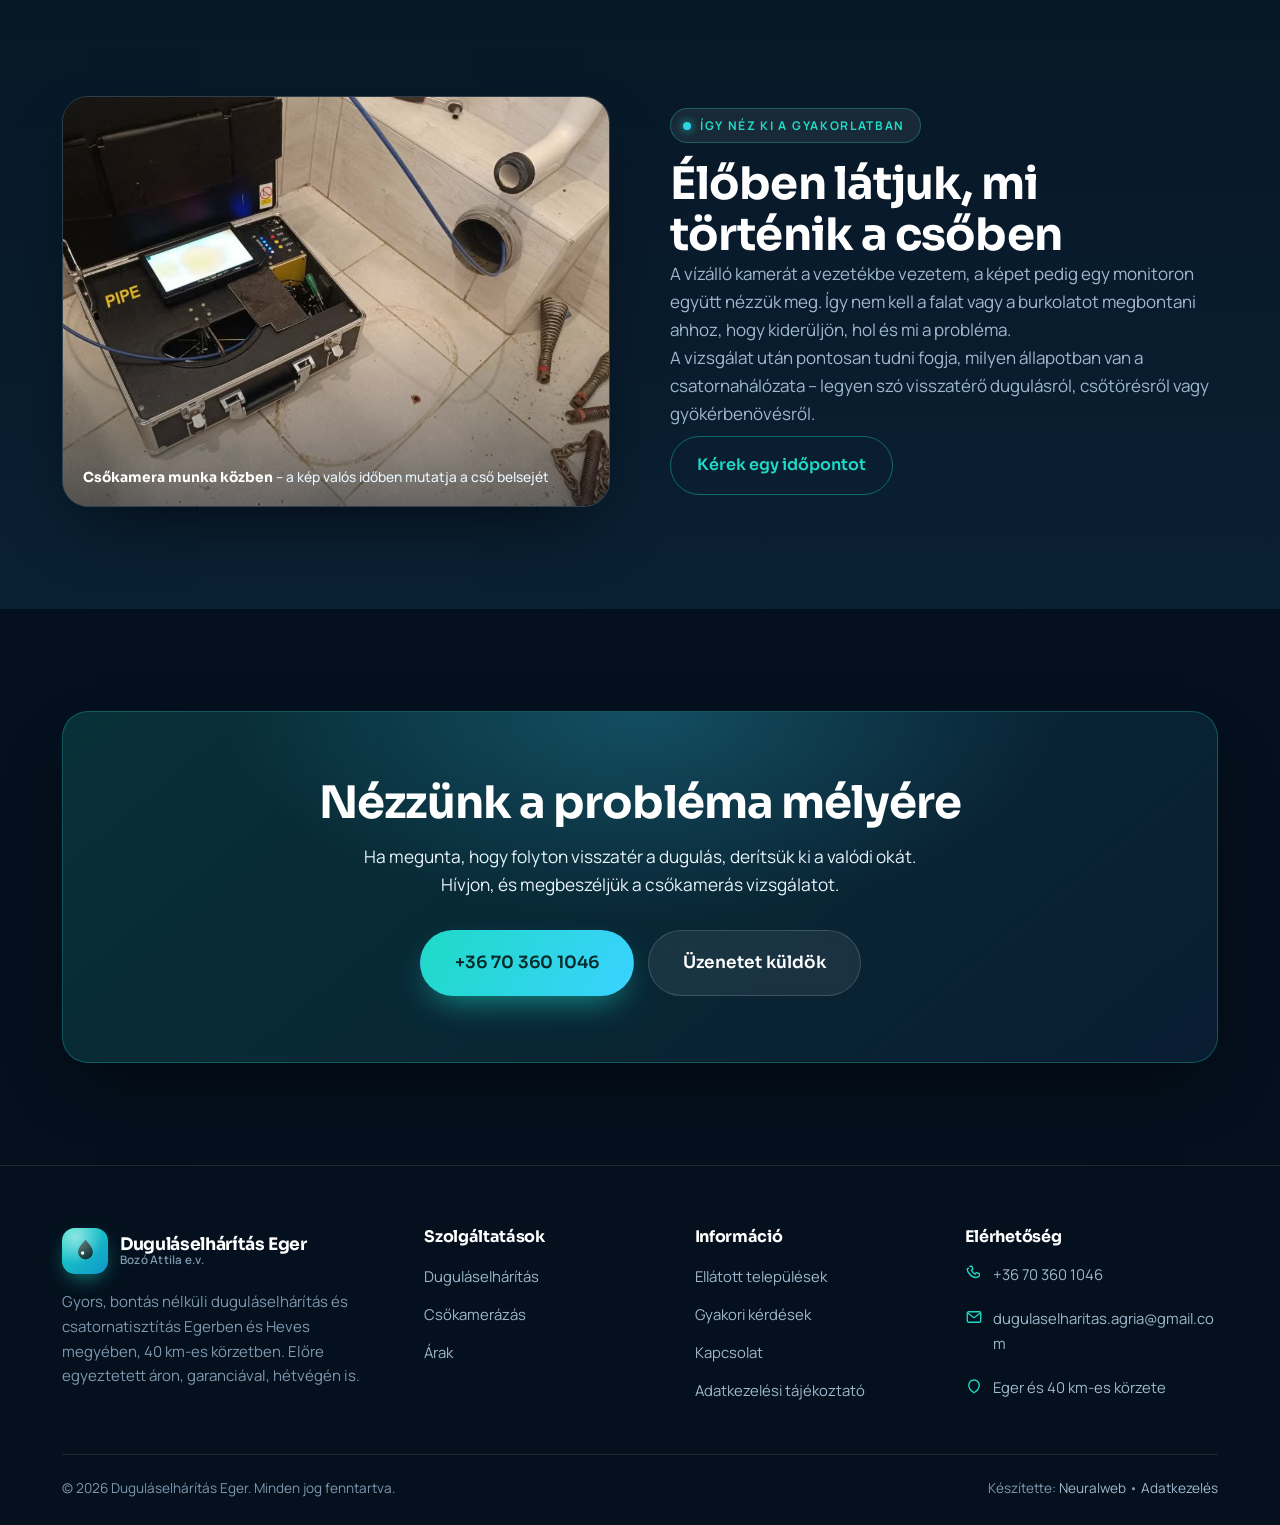
<file: csokamerazas.html>
﻿<!DOCTYPE html>
<html lang="hu">
<head>
<meta charset="UTF-8">
<meta name="viewport" content="width=device-width, initial-scale=1">
<title>Csőkamerázás Eger, Heves megye | Csatornavizsgálat kamerával</title>
<meta name="description" content="Csőkamerázás és csatornavizsgálat Egerben és Heves megyében. Kamerával pontosan megmutatom a csőtörést, dugulás okát és a hiba helyét – felesleges bontás nélkül. Hívjon: +36 70 360 1046.">
<meta name="keywords" content="csőkamerázás Eger, csőkamerázás Heves megye, csatornakamerázás, csatornavizsgálat kamerával, csőhiba feltárás Eger">
<link rel="canonical" href="https://dugulaselharitas-agria.hu/csokamerazas.html">
<meta name="robots" content="index, follow">
<meta name="geo.region" content="HU-HE">
<meta name="geo.position" content="47.9224127;20.367275">
<meta name="ICBM" content="47.9224127, 20.367275">
<meta name="geo.placename" content="Eger">
<meta property="og:type" content="website">
<meta property="og:locale" content="hu_HU">
<meta property="og:title" content="Csőkamerázás Eger, Heves megye | Csatornavizsgálat kamerával">
<meta property="og:description" content="Kamerával pontosan megmutatom a csőtörést és a dugulás okát Egerben és Heves megyében – felesleges bontás nélkül.">
<meta property="og:url" content="https://dugulaselharitas-agria.hu/csokamerazas.html">
<meta property="og:image" content="https://dugulaselharitas-agria.hu/assets/img/og-image.jpg">
<meta property="og:image:width" content="1200">
<meta property="og:image:height" content="630">
<meta name="twitter:card" content="summary_large_image">
<meta name="twitter:image" content="https://dugulaselharitas-agria.hu/assets/img/og-image.jpg">
<link rel="preconnect" href="https://fonts.googleapis.com">
<link rel="preconnect" href="https://fonts.gstatic.com" crossorigin>
<link href="https://fonts.googleapis.com/css2?family=Manrope:wght@400;500;600;700;800&family=Sora:wght@600;700;800&display=swap" rel="stylesheet">
<link rel="icon" href="assets/img/favicon.svg" type="image/svg+xml">
<link rel="icon" href="assets/img/favicon-32.png" sizes="32x32" type="image/png">
<link rel="apple-touch-icon" href="assets/img/apple-touch-icon.png">
<link rel="manifest" href="site.webmanifest">
<meta name="theme-color" content="#071726">
<link rel="stylesheet" href="assets/css/style.css">
<script type="application/ld+json">
{
  "@context": "https://schema.org",
  "@type": "Service",
  "serviceType": "Csőkamerázás, csatornavizsgálat",
  "provider": { "@type": "Plumber", "name": "Duguláselhárítás Eger – Bozó Attila e.v.", "telephone": "+36703601046" },
  "areaServed": { "@type": "City", "name": "Eger" },
  "description": "Csőkamerázás és kamerás csatornavizsgálat Egerben: a vezeték belsejét kamerával vizsgálom, hogy pontosan megmutassuk a csőtörést, a dugulás okát és a hiba helyét."
}
</script>
<script type="application/ld+json">
{
  "@context": "https://schema.org",
  "@type": "BreadcrumbList",
  "itemListElement": [
    { "@type": "ListItem", "position": 1, "name": "Főoldal", "item": "https://dugulaselharitas-agria.hu/" },
    { "@type": "ListItem", "position": 2, "name": "Csőkamerázás", "item": "https://dugulaselharitas-agria.hu/csokamerazas.html" }
  ]
}
</script>
</head>
<body>

<header class="site-header">
  <div class="nav-scrim" data-nav-scrim></div>
  <div class="wrap header-inner">
    <a href="index.html" class="brand" aria-label="Duguláselhárítás Eger főoldal">
      <span class="brand-mark" aria-hidden="true"><svg viewBox="0 0 24 24" fill="none"><path d="M12 2.5c-3.4 4-6.5 7.4-6.5 11a6.5 6.5 0 0 0 13 0c0-3.6-3.1-7-6.5-11Z" fill="#042a2a"/><circle cx="9.4" cy="14.2" r="1.5" fill="#fff"/></svg></span>
      <span class="brand-text"><b>Duguláselhárítás Eger</b><span>Eger és környéke • hétvégén is</span></span>
    </a>
    <nav class="nav" aria-label="Fő navigáció">
      <a href="index.html">Főoldal</a>
      <a href="csokamerazas.html" class="active">Csőkamerázás</a>
      <a href="arak.html">Árak</a>
      <a href="telepulesek.html">Települések</a>
      <a href="kapcsolat.html">Kapcsolat</a>
    </nav>
    <div class="header-cta">
      <a href="tel:+36703601046" class="btn btn--primary"><svg viewBox="0 0 24 24" fill="none"><path d="M6.6 3h2.5l1.3 4-2 1.4a12 12 0 0 0 5.2 5.2l1.4-2 4 1.3v2.5c0 1-.8 1.8-1.8 1.7C11.3 20.4 3.6 12.7 3 7.4A1.7 1.7 0 0 1 4.8 5.6" stroke="currentColor" stroke-width="1.8" stroke-linecap="round" stroke-linejoin="round"/></svg><span class="lbl">+36 70 360 1046</span></a>
      <button class="nav-toggle" aria-label="Menü megnyitása"><span></span></button>
    </div>
  </div>
</header>

<section class="page-hero">
  <div class="page-hero__bubbles" aria-hidden="true"></div>
  <div class="page-hero__visual" aria-hidden="true">
    <span class="ring r1"></span><span class="ring r2"></span><span class="ring r3"></span>
    <span class="core"><svg viewBox="0 0 24 24" fill="none"><rect x="3" y="6" width="14" height="12" rx="2" stroke="currentColor" stroke-width="1.6"/><path d="M17 10l4-2v8l-4-2" stroke="currentColor" stroke-width="1.6" stroke-linejoin="round"/><circle cx="9" cy="12" r="2.4" stroke="currentColor" stroke-width="1.6"/></svg></span>
    <span class="spark s1"></span><span class="spark s2"></span><span class="spark s3"></span>
  </div>
  <div class="wrap">
    <div class="breadcrumb"><a href="index.html">Főoldal</a> / Csőkamerázás</div>
    <h1>Csőkamerázás és csatornavizsgálat Egerben és Heves megyében</h1>
    <p>Ha nem tudni, honnan jön a baj, a találgatás helyett belenézek a csőbe. A kamerás vizsgálat megmutatja a dugulás valódi okát és a hiba pontos helyét, így felesleges bontás nélkül lehet dönteni.</p>
  </div>
</section>

<section class="section">
  <div class="wrap split">
    <div class="prose reveal">
      <h2>Mikor van szükség csőkamerázásra?</h2>
      <p>Sok esetben a dugulás csak egy tünet, a valódi ok a csővezetékben rejlik. A kamerás vizsgálattal a vezeték belsejét élőben látom, így nem kell megbontani a falat vagy a burkolatot ahhoz, hogy kiderüljön, mi a probléma.</p>
      <ul>
        <li>Visszatérő dugulás, amit hiába szüntetünk meg újra és újra</li>
        <li>Gyanús csőtörés, letörött vagy megsüllyedt vezetékszakasz</li>
        <li>Rossz lejtés, ami miatt megáll a szennyvíz</li>
        <li>Gyökérbenövés a kültéri vezetékben</li>
        <li>Ingatlanvásárlás előtt a csatornahálózat állapotának ellenőrzése</li>
      </ul>
      <h3>Mit kap a vizsgálat végén?</h3>
      <p>Megmutatom, mit lát a kamera, elmondom, mi okozza a problémát, és javaslatot adok a megoldásra. Így nem homályos becslés, hanem tényleges állapot alapján tud dönteni a további munkáról. A várható költségekről az <a href="arak.html">árak oldalon</a> tájékozódhat, vagy kérjen ajánlatot a <a href="kapcsolat.html">kapcsolat oldalon</a>.</p>
    </div>
    <div class="panel reveal d2">
      <h3>Miért éri meg?</h3>
      <ul class="checklist">
        <li><svg viewBox="0 0 24 24" fill="none"><path d="M5 13l4 4L19 7" stroke="currentColor" stroke-width="2.2" stroke-linecap="round" stroke-linejoin="round"/></svg>Nincs felesleges bontás és falbontás</li>
        <li><svg viewBox="0 0 24 24" fill="none"><path d="M5 13l4 4L19 7" stroke="currentColor" stroke-width="2.2" stroke-linecap="round" stroke-linejoin="round"/></svg>Pontosan tudjuk, hol a hiba</li>
        <li><svg viewBox="0 0 24 24" fill="none"><path d="M5 13l4 4L19 7" stroke="currentColor" stroke-width="2.2" stroke-linecap="round" stroke-linejoin="round"/></svg>Célzott javítás, kevesebb költség</li>
        <li><svg viewBox="0 0 24 24" fill="none"><path d="M5 13l4 4L19 7" stroke="currentColor" stroke-width="2.2" stroke-linecap="round" stroke-linejoin="round"/></svg>Vásárlás előtt biztos, ami biztos</li>
      </ul>
      <a href="tel:+36703601046" class="btn btn--primary" style="margin-top:26px;width:100%">Időpontot kérek: +36 70 360 1046</a>
    </div>
  </div>
</section>

<section class="section section--tint">
  <div class="wrap media-split">
    <div class="media-wrap reveal">
      <figure class="media-figure">
        <img src="assets/img/dugulaselharitas-7.jpg" alt="Csőkamerázás Egerben – kamerás csatornavizsgálat a helyszínen, valós idejű képpel" loading="lazy" width="922" height="1232">
        <figcaption><b>Csőkamera munka közben</b> – a kép valós időben mutatja a cső belsejét</figcaption>
      </figure>
    </div>
    <div class="reveal d1">
      <span class="eyebrow">Így néz ki a gyakorlatban</span>
      <h2>Élőben látjuk, mi történik a csőben</h2>
      <p>A vízálló kamerát a vezetékbe vezetem, a képet pedig egy monitoron együtt nézzük meg. Így nem kell a falat vagy a burkolatot megbontani ahhoz, hogy kiderüljön, hol és mi a probléma.</p>
      <p>A vizsgálat után pontosan tudni fogja, milyen állapotban van a csatornahálózata – legyen szó visszatérő dugulásról, csőtörésről vagy gyökérbenövésről.</p>
      <a href="kapcsolat.html" class="btn btn--outline" style="margin-top:8px">Kérek egy időpontot</a>
    </div>
  </div>
</section>

<section class="section cta-band">
  <div class="wrap"><div class="cta-box reveal">
    <h2>Nézzünk a probléma mélyére</h2>
    <p>Ha megunta, hogy folyton visszatér a dugulás, derítsük ki a valódi okát. Hívjon, és megbeszéljük a csőkamerás vizsgálatot.</p>
    <div class="btn-row"><a href="tel:+36703601046" class="btn btn--primary btn--lg">+36 70 360 1046</a><a href="kapcsolat.html" class="btn btn--ghost btn--lg">Üzenetet küldök</a></div>
  </div></div>
</section>

<footer class="site-footer">
  <div class="wrap">
    <div class="footer-grid">
      <div class="footer-about">
        <a href="index.html" class="brand"><span class="brand-mark" aria-hidden="true"><svg viewBox="0 0 24 24" fill="none"><path d="M12 2.5c-3.4 4-6.5 7.4-6.5 11a6.5 6.5 0 0 0 13 0c0-3.6-3.1-7-6.5-11Z" fill="#042a2a"/><circle cx="9.4" cy="14.2" r="1.5" fill="#fff"/></svg></span><span class="brand-text"><b>Duguláselhárítás Eger</b><span>Bozó Attila e.v.</span></span></a>
        <p>Gyors, bontás nélküli duguláselhárítás és csatornatisztítás Egerben és Heves megyében, 40 km-es körzetben. Előre egyeztetett áron, garanciával, hétvégén is.</p>
      </div>
      <div class="footer-col"><h4>Szolgáltatások</h4><ul><li><a href="index.html#szolgaltatasok">Duguláselhárítás</a></li><li><a href="csokamerazas.html">Csőkamerázás</a></li><li><a href="arak.html">Árak</a></li></ul></div>
      <div class="footer-col"><h4>Információ</h4><ul><li><a href="telepulesek.html">Ellátott települések</a></li><li><a href="index.html#gyik">Gyakori kérdések</a></li><li><a href="kapcsolat.html">Kapcsolat</a></li><li><a href="adatkezelesi-tajekoztato.html">Adatkezelési tájékoztató</a></li></ul></div>
      <div class="footer-col"><h4>Elérhetőség</h4><ul class="footer-contact">
        <li><svg viewBox="0 0 24 24" fill="none"><path d="M6.6 3h2.5l1.3 4-2 1.4a12 12 0 0 0 5.2 5.2l1.4-2 4 1.3v2.5c0 1-.8 1.8-1.8 1.7C11.3 20.4 3.6 12.7 3 7.4A1.7 1.7 0 0 1 4.8 5.6" stroke="currentColor" stroke-width="1.8" stroke-linecap="round" stroke-linejoin="round"/></svg><a href="tel:+36703601046">+36 70 360 1046</a></li>
        <li><svg viewBox="0 0 24 24" fill="none"><rect x="3" y="5" width="18" height="14" rx="2" stroke="currentColor" stroke-width="1.8"/><path d="m4 7 8 6 8-6" stroke="currentColor" stroke-width="1.8"/></svg><a href="mailto:dugulaselharitas.agria@gmail.com">dugulaselharitas.agria@gmail.com</a></li>
        <li><svg viewBox="0 0 24 24" fill="none"><path d="M12 21s-7-4.4-7-10a7 7 0 0 1 14 0c0 5.6-7 10-7 10Z" stroke="currentColor" stroke-width="1.8" stroke-linejoin="round"/></svg>Eger és 40 km-es körzete</li>
      </ul></div>
    </div>
    <div class="footer-bottom"><span>© <span data-year>2026</span> Duguláselhárítás Eger. Minden jog fenntartva.</span><span>Készítette: <a href="#">Neuralweb</a> • <a href="adatkezelesi-tajekoztato.html">Adatkezelés</a></span></div>
  </div>
</footer>


<div class="cookie" role="dialog" aria-label="Sütikezelés">
  <h4>Ez az oldal sütiket használ</h4>
  <p>Ez a weboldal a működéshez szükséges sütiket használ, és a névtelen látogatottsági statisztikához igényelheti a hozzájárulását. Részletek az <a href="adatkezelesi-tajekoztato.html">adatkezelési tájékoztatóban</a>.</p>
  <div class="cookie__actions"><button class="btn btn--primary" data-cookie="all">Elfogadom</button><button class="btn btn--soft" data-cookie="essential">Csak a szükségeset</button></div>
</div>

<script src="assets/js/main.js" defer></script>
</body>
</html>
</file>
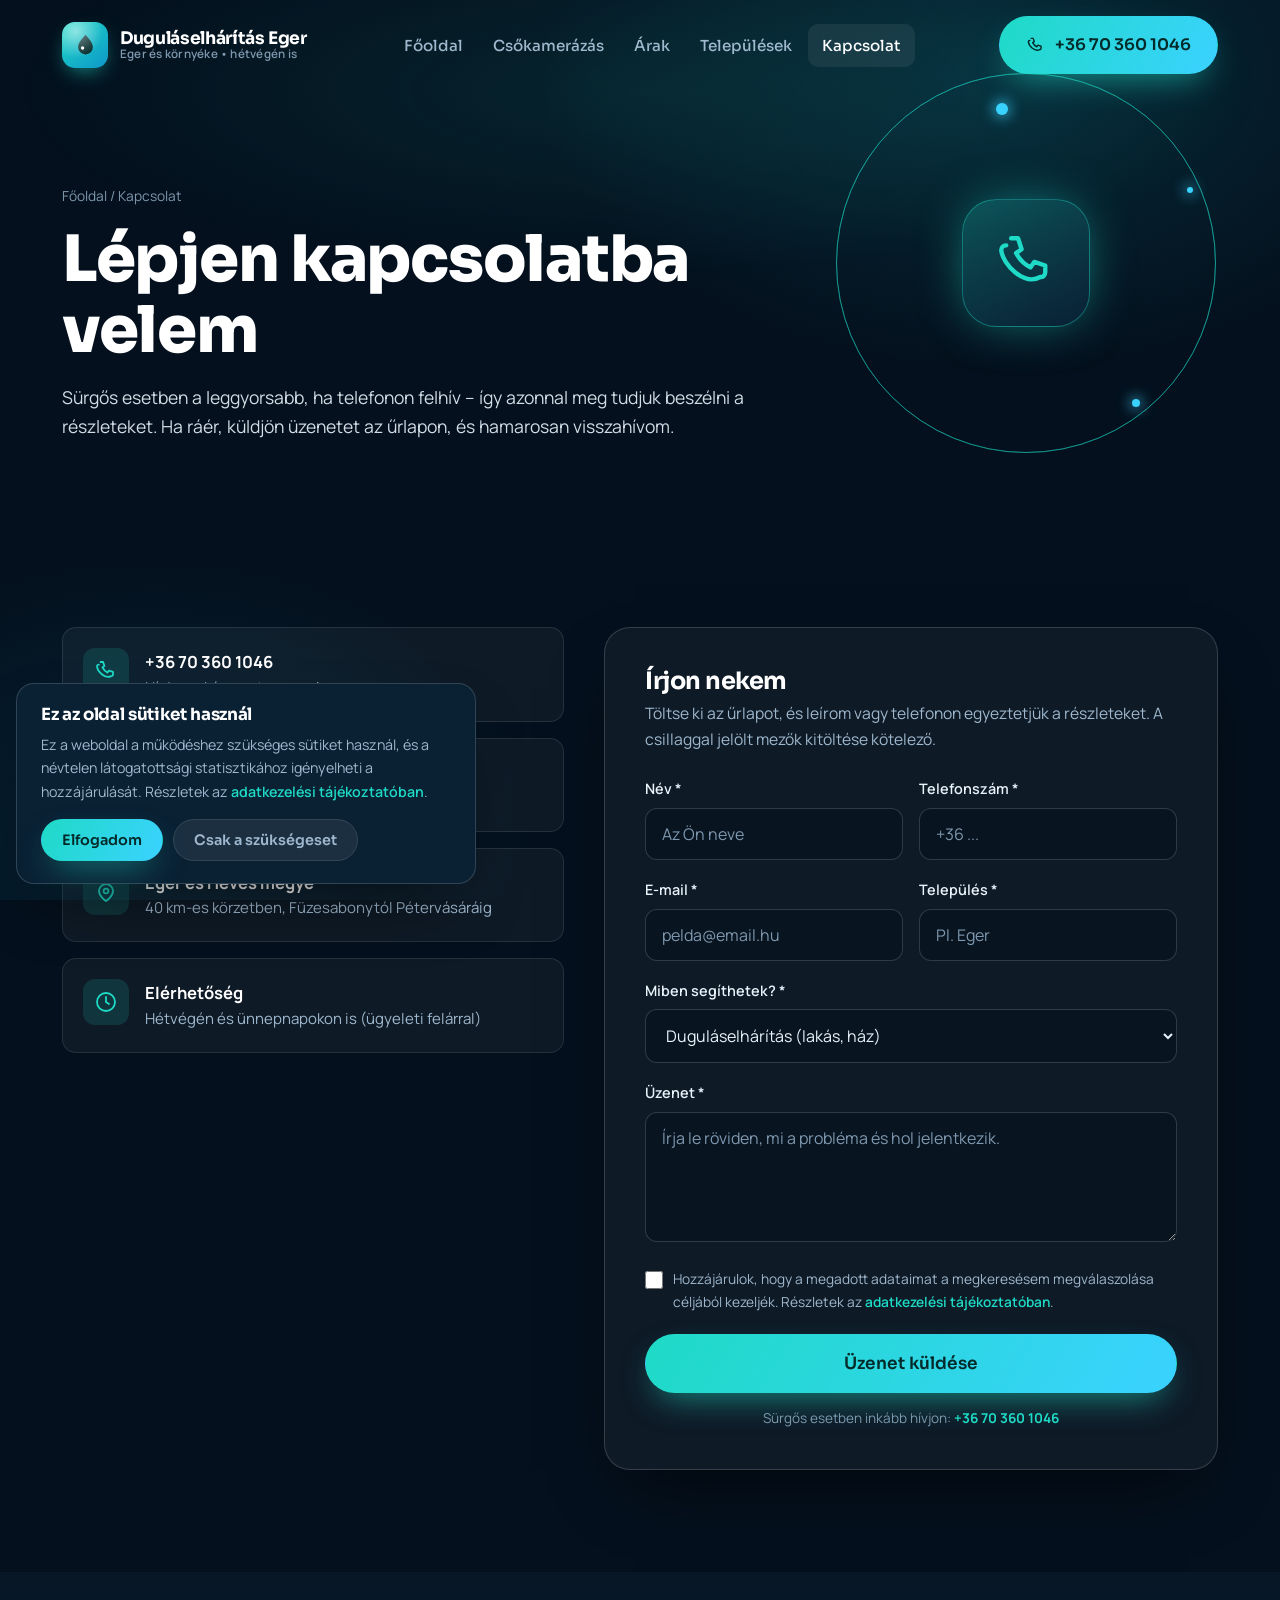
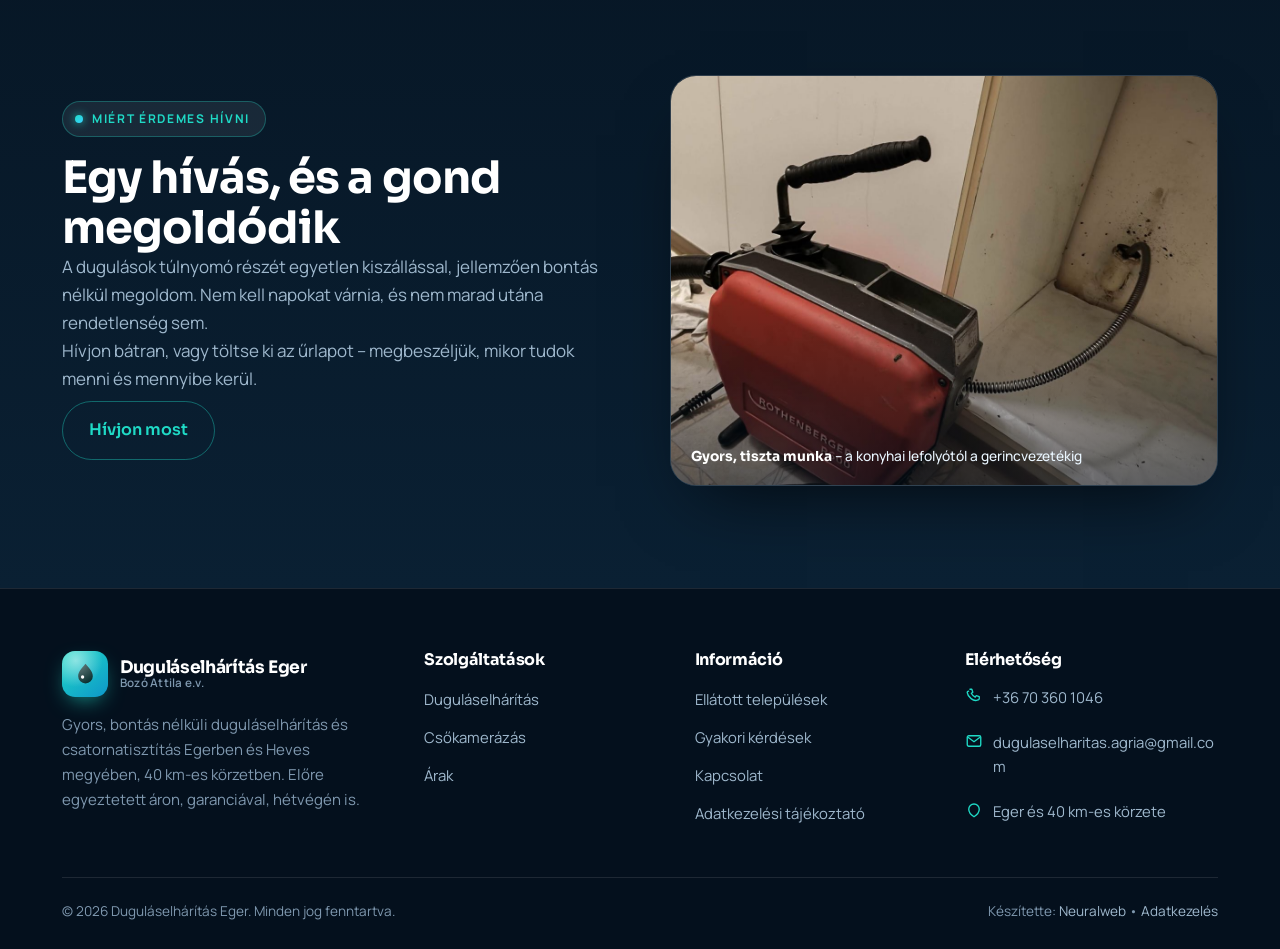
<file: kapcsolat.html>
﻿<!DOCTYPE html>
<html lang="hu">
<head>
<meta charset="UTF-8">
<meta name="viewport" content="width=device-width, initial-scale=1">
<title>Kapcsolat | Duguláselhárítás Eger és Heves megye – Bozó Attila</title>
<meta name="description" content="Lépjen kapcsolatba velem duguláselhárítás ügyében Egerben és Heves megyében. Telefon: +36 70 360 1046, e-mail: dugulaselharitas.agria@gmail.com. Írjon nekem az űrlapon, hamarosan válaszolok.">
<link rel="canonical" href="https://dugulaselharitas-agria.hu/kapcsolat.html">
<meta name="robots" content="index, follow">
<meta name="geo.region" content="HU-HE">
<meta name="geo.position" content="47.9224127;20.367275">
<meta name="ICBM" content="47.9224127, 20.367275">
<meta name="geo.placename" content="Eger">
<meta property="og:type" content="website">
<meta property="og:locale" content="hu_HU">
<meta property="og:title" content="Kapcsolat | Duguláselhárítás Eger és Heves megye – Bozó Attila">
<meta property="og:description" content="Telefon: +36 70 360 1046. Írjon nekem az űrlapon, hamarosan válaszolok.">
<meta property="og:url" content="https://dugulaselharitas-agria.hu/kapcsolat.html">
<meta property="og:image" content="https://dugulaselharitas-agria.hu/assets/img/og-image.jpg">
<meta property="og:image:width" content="1200">
<meta property="og:image:height" content="630">
<meta name="twitter:card" content="summary_large_image">
<meta name="twitter:image" content="https://dugulaselharitas-agria.hu/assets/img/og-image.jpg">
<link rel="preconnect" href="https://fonts.googleapis.com">
<link rel="preconnect" href="https://fonts.gstatic.com" crossorigin>
<link href="https://fonts.googleapis.com/css2?family=Manrope:wght@400;500;600;700;800&family=Sora:wght@600;700;800&display=swap" rel="stylesheet">
<link rel="icon" href="assets/img/favicon.svg" type="image/svg+xml">
<link rel="icon" href="assets/img/favicon-32.png" sizes="32x32" type="image/png">
<link rel="apple-touch-icon" href="assets/img/apple-touch-icon.png">
<link rel="manifest" href="site.webmanifest">
<meta name="theme-color" content="#071726">
<link rel="stylesheet" href="assets/css/style.css">
<script type="application/ld+json">
{
  "@context": "https://schema.org",
  "@type": "ContactPage",
  "name": "Kapcsolat – Duguláselhárítás Eger",
  "url": "https://dugulaselharitas-agria.hu/kapcsolat.html",
  "mainEntity": {
    "@type": "Plumber",
    "name": "Duguláselhárítás Eger – Bozó Attila e.v.",
    "telephone": "+36703601046",
    "email": "dugulaselharitas.agria@gmail.com",
    "areaServed": "Eger és Heves megye, 40 km-es körzetben"
  }
}
</script>
<script type="application/ld+json">
{
  "@context": "https://schema.org",
  "@type": "BreadcrumbList",
  "itemListElement": [
    { "@type": "ListItem", "position": 1, "name": "Főoldal", "item": "https://dugulaselharitas-agria.hu/" },
    { "@type": "ListItem", "position": 2, "name": "Kapcsolat", "item": "https://dugulaselharitas-agria.hu/kapcsolat.html" }
  ]
}
</script>
</head>
<body>

<header class="site-header">
  <div class="nav-scrim" data-nav-scrim></div>
  <div class="wrap header-inner">
    <a href="index.html" class="brand" aria-label="Duguláselhárítás Eger főoldal">
      <span class="brand-mark" aria-hidden="true"><svg viewBox="0 0 24 24" fill="none"><path d="M12 2.5c-3.4 4-6.5 7.4-6.5 11a6.5 6.5 0 0 0 13 0c0-3.6-3.1-7-6.5-11Z" fill="#042a2a"/><circle cx="9.4" cy="14.2" r="1.5" fill="#fff"/></svg></span>
      <span class="brand-text"><b>Duguláselhárítás Eger</b><span>Eger és környéke • hétvégén is</span></span>
    </a>
    <nav class="nav" aria-label="Fő navigáció">
      <a href="index.html">Főoldal</a>
      <a href="csokamerazas.html">Csőkamerázás</a>
      <a href="arak.html">Árak</a>
      <a href="telepulesek.html">Települések</a>
      <a href="kapcsolat.html" class="active">Kapcsolat</a>
    </nav>
    <div class="header-cta">
      <a href="tel:+36703601046" class="btn btn--primary"><svg viewBox="0 0 24 24" fill="none"><path d="M6.6 3h2.5l1.3 4-2 1.4a12 12 0 0 0 5.2 5.2l1.4-2 4 1.3v2.5c0 1-.8 1.8-1.8 1.7C11.3 20.4 3.6 12.7 3 7.4A1.7 1.7 0 0 1 4.8 5.6" stroke="currentColor" stroke-width="1.8" stroke-linecap="round" stroke-linejoin="round"/></svg><span class="lbl">+36 70 360 1046</span></a>
      <button class="nav-toggle" aria-label="Menü megnyitása"><span></span></button>
    </div>
  </div>
</header>

<section class="page-hero">
  <div class="page-hero__bubbles" aria-hidden="true"></div>
  <div class="page-hero__visual" aria-hidden="true">
    <span class="ring r1"></span><span class="ring r2"></span><span class="ring r3"></span>
    <span class="core"><svg viewBox="0 0 24 24" fill="none"><path d="M6.6 3h2.5l1.3 4-2 1.4a12 12 0 0 0 5.2 5.2l1.4-2 4 1.3v2.5c0 1-.8 1.8-1.8 1.7C11.3 20.4 3.6 12.7 3 7.4A1.7 1.7 0 0 1 4.8 5.6" stroke="currentColor" stroke-width="1.6" stroke-linecap="round" stroke-linejoin="round"/></svg></span>
    <span class="spark s1"></span><span class="spark s2"></span><span class="spark s3"></span>
  </div>
  <div class="wrap">
    <div class="breadcrumb"><a href="index.html">Főoldal</a> / Kapcsolat</div>
    <h1>Lépjen kapcsolatba velem</h1>
    <p>Sürgős esetben a leggyorsabb, ha telefonon felhív – így azonnal meg tudjuk beszélni a részleteket. Ha ráér, küldjön üzenetet az űrlapon, és hamarosan visszahívom.</p>
  </div>
</section>

<section class="section">
  <div class="wrap contact-grid">
    <div class="contact-info reveal">
      <a class="info-item" href="tel:+36703601046">
        <span class="ic"><svg viewBox="0 0 24 24" fill="none"><path d="M6.6 3h2.5l1.3 4-2 1.4a12 12 0 0 0 5.2 5.2l1.4-2 4 1.3v2.5c0 1-.8 1.8-1.8 1.7C11.3 20.4 3.6 12.7 3 7.4A1.7 1.7 0 0 1 4.8 5.6" stroke="currentColor" stroke-width="1.8" stroke-linecap="round" stroke-linejoin="round"/></svg></span>
        <span><b>+36 70 360 1046</b><span>Hívjon, akár most azonnal</span></span>
      </a>
      <a class="info-item" href="mailto:dugulaselharitas.agria@gmail.com">
        <span class="ic"><svg viewBox="0 0 24 24" fill="none"><rect x="3" y="5" width="18" height="14" rx="2" stroke="currentColor" stroke-width="1.8"/><path d="m4 7 8 6 8-6" stroke="currentColor" stroke-width="1.8"/></svg></span>
        <span><b>dugulaselharitas.agria@gmail.com</b><span>Írjon, ha nem sürgős, hamarosan válaszolok</span></span>
      </a>
      <div class="info-item">
        <span class="ic"><svg viewBox="0 0 24 24" fill="none"><path d="M12 21s-7-4.4-7-10a7 7 0 0 1 14 0c0 5.6-7 10-7 10Z" stroke="currentColor" stroke-width="1.8" stroke-linejoin="round"/><circle cx="12" cy="11" r="2.4" stroke="currentColor" stroke-width="1.8"/></svg></span>
        <span><b>Eger és Heves megye</b><span>40 km-es körzetben, Füzesabonytól Pétervásáráig</span></span>
      </div>
      <div class="info-item">
        <span class="ic"><svg viewBox="0 0 24 24" fill="none"><circle cx="12" cy="12" r="9" stroke="currentColor" stroke-width="1.8"/><path d="M12 7v5l3 2" stroke="currentColor" stroke-width="1.8" stroke-linecap="round"/></svg></span>
        <span><b>Elérhetőség</b><span>Hétvégén és ünnepnapokon is (ügyeleti felárral)</span></span>
      </div>
    </div>

    <div class="form-card reveal d1">
      <h2 style="font-size:1.5rem;margin-bottom:6px">Írjon nekem</h2>
      <p style="margin-bottom:24px;font-size:0.98rem">Töltse ki az űrlapot, és leírom vagy telefonon egyeztetjük a részleteket. A csillaggal jelölt mezők kitöltése kötelező.</p>

      <form id="kapcsolat-form" action="https://formspree.io/f/xzdnvawq" method="POST">
        <div class="form-status" role="status"></div>
        <div class="field-row">
          <div class="field">
            <label for="nev">Név *</label>
            <input type="text" id="nev" name="nev" placeholder="Az Ön neve" required>
          </div>
          <div class="field">
            <label for="telefon">Telefonszám *</label>
            <input type="tel" id="telefon" name="telefon" placeholder="+36 ..." required>
          </div>
        </div>
        <div class="field-row">
          <div class="field">
            <label for="email">E-mail *</label>
            <input type="email" id="email" name="email" placeholder="pelda@email.hu" required>
          </div>
          <div class="field">
            <label for="telepules">Település *</label>
            <input type="text" id="telepules" name="telepules" placeholder="Pl. Eger" required>
          </div>
        </div>
        <div class="field">
          <label for="tipus">Miben segíthetek? *</label>
          <select id="tipus" name="tipus" required>
            <option>Duguláselhárítás (lakás, ház)</option>
            <option>Gerincvezeték, társasház</option>
            <option>Csatornatisztítás</option>
            <option>Csőkamerázás, hibafeltárás</option>
            <option>Vízszerelés, csőjavítás</option>
            <option>Egyéb</option>
          </select>
        </div>
        <div class="field">
          <label for="uzenet">Üzenet *</label>
          <textarea id="uzenet" name="uzenet" placeholder="Írja le röviden, mi a probléma és hol jelentkezik." required></textarea>
        </div>
        <label class="form-consent">
          <input type="checkbox" name="hozzajarulas" required>
          <span>Hozzájárulok, hogy a megadott adataimat a megkeresésem megválaszolása céljából kezeljék. Részletek az <a href="adatkezelesi-tajekoztato.html">adatkezelési tájékoztatóban</a>.</span>
        </label>
        <button type="submit" class="btn btn--primary btn--lg" style="width:100%">Üzenet küldése</button>
        <p class="form-note">Sürgős esetben inkább hívjon: <a href="tel:+36703601046" style="color:var(--aqua);font-weight:700">+36 70 360 1046</a></p>
      </form>
    </div>
  </div>
</section>

<section class="section section--tint">
  <div class="wrap media-split reverse">
    <div class="media-wrap reveal">
      <figure class="media-figure">
        <img src="assets/img/dugulaselharitas-6.jpg" alt="Konyhai lefolyó duguláselhárítása gépi spirállal a helyszínen, Egerben" loading="lazy" width="1200" height="1600">
        <figcaption><b>Gyors, tiszta munka</b> – a konyhai lefolyótól a gerincvezetékig</figcaption>
      </figure>
    </div>
    <div class="reveal d1">
      <span class="eyebrow">Miért érdemes hívni</span>
      <h2>Egy hívás, és a gond megoldódik</h2>
      <p>A dugulások túlnyomó részét egyetlen kiszállással, jellemzően bontás nélkül megoldom. Nem kell napokat várnia, és nem marad utána rendetlenség sem.</p>
      <p>Hívjon bátran, vagy töltse ki az űrlapot – megbeszéljük, mikor tudok menni és mennyibe kerül.</p>
      <a href="tel:+36703601046" class="btn btn--outline" style="margin-top:8px">Hívjon most</a>
    </div>
  </div>
</section>

<footer class="site-footer">
  <div class="wrap">
    <div class="footer-grid">
      <div class="footer-about">
        <a href="index.html" class="brand"><span class="brand-mark" aria-hidden="true"><svg viewBox="0 0 24 24" fill="none"><path d="M12 2.5c-3.4 4-6.5 7.4-6.5 11a6.5 6.5 0 0 0 13 0c0-3.6-3.1-7-6.5-11Z" fill="#042a2a"/><circle cx="9.4" cy="14.2" r="1.5" fill="#fff"/></svg></span><span class="brand-text"><b>Duguláselhárítás Eger</b><span>Bozó Attila e.v.</span></span></a>
        <p>Gyors, bontás nélküli duguláselhárítás és csatornatisztítás Egerben és Heves megyében, 40 km-es körzetben. Előre egyeztetett áron, garanciával, hétvégén is.</p>
      </div>
      <div class="footer-col"><h4>Szolgáltatások</h4><ul><li><a href="index.html#szolgaltatasok">Duguláselhárítás</a></li><li><a href="csokamerazas.html">Csőkamerázás</a></li><li><a href="arak.html">Árak</a></li></ul></div>
      <div class="footer-col"><h4>Információ</h4><ul><li><a href="telepulesek.html">Ellátott települések</a></li><li><a href="index.html#gyik">Gyakori kérdések</a></li><li><a href="kapcsolat.html">Kapcsolat</a></li><li><a href="adatkezelesi-tajekoztato.html">Adatkezelési tájékoztató</a></li></ul></div>
      <div class="footer-col"><h4>Elérhetőség</h4><ul class="footer-contact">
        <li><svg viewBox="0 0 24 24" fill="none"><path d="M6.6 3h2.5l1.3 4-2 1.4a12 12 0 0 0 5.2 5.2l1.4-2 4 1.3v2.5c0 1-.8 1.8-1.8 1.7C11.3 20.4 3.6 12.7 3 7.4A1.7 1.7 0 0 1 4.8 5.6" stroke="currentColor" stroke-width="1.8" stroke-linecap="round" stroke-linejoin="round"/></svg><a href="tel:+36703601046">+36 70 360 1046</a></li>
        <li><svg viewBox="0 0 24 24" fill="none"><rect x="3" y="5" width="18" height="14" rx="2" stroke="currentColor" stroke-width="1.8"/><path d="m4 7 8 6 8-6" stroke="currentColor" stroke-width="1.8"/></svg><a href="mailto:dugulaselharitas.agria@gmail.com">dugulaselharitas.agria@gmail.com</a></li>
        <li><svg viewBox="0 0 24 24" fill="none"><path d="M12 21s-7-4.4-7-10a7 7 0 0 1 14 0c0 5.6-7 10-7 10Z" stroke="currentColor" stroke-width="1.8" stroke-linejoin="round"/></svg>Eger és 40 km-es körzete</li>
      </ul></div>
    </div>
    <div class="footer-bottom"><span>© <span data-year>2026</span> Duguláselhárítás Eger. Minden jog fenntartva.</span><span>Készítette: <a href="#">Neuralweb</a> • <a href="adatkezelesi-tajekoztato.html">Adatkezelés</a></span></div>
  </div>
</footer>


<div class="cookie" role="dialog" aria-label="Sütikezelés">
  <h4>Ez az oldal sütiket használ</h4>
  <p>Ez a weboldal a működéshez szükséges sütiket használ, és a névtelen látogatottsági statisztikához igényelheti a hozzájárulását. Részletek az <a href="adatkezelesi-tajekoztato.html">adatkezelési tájékoztatóban</a>.</p>
  <div class="cookie__actions"><button class="btn btn--primary" data-cookie="all">Elfogadom</button><button class="btn btn--soft" data-cookie="essential">Csak a szükségeset</button></div>
</div>

<script src="assets/js/main.js" defer></script>
</body>
</html>
</file>
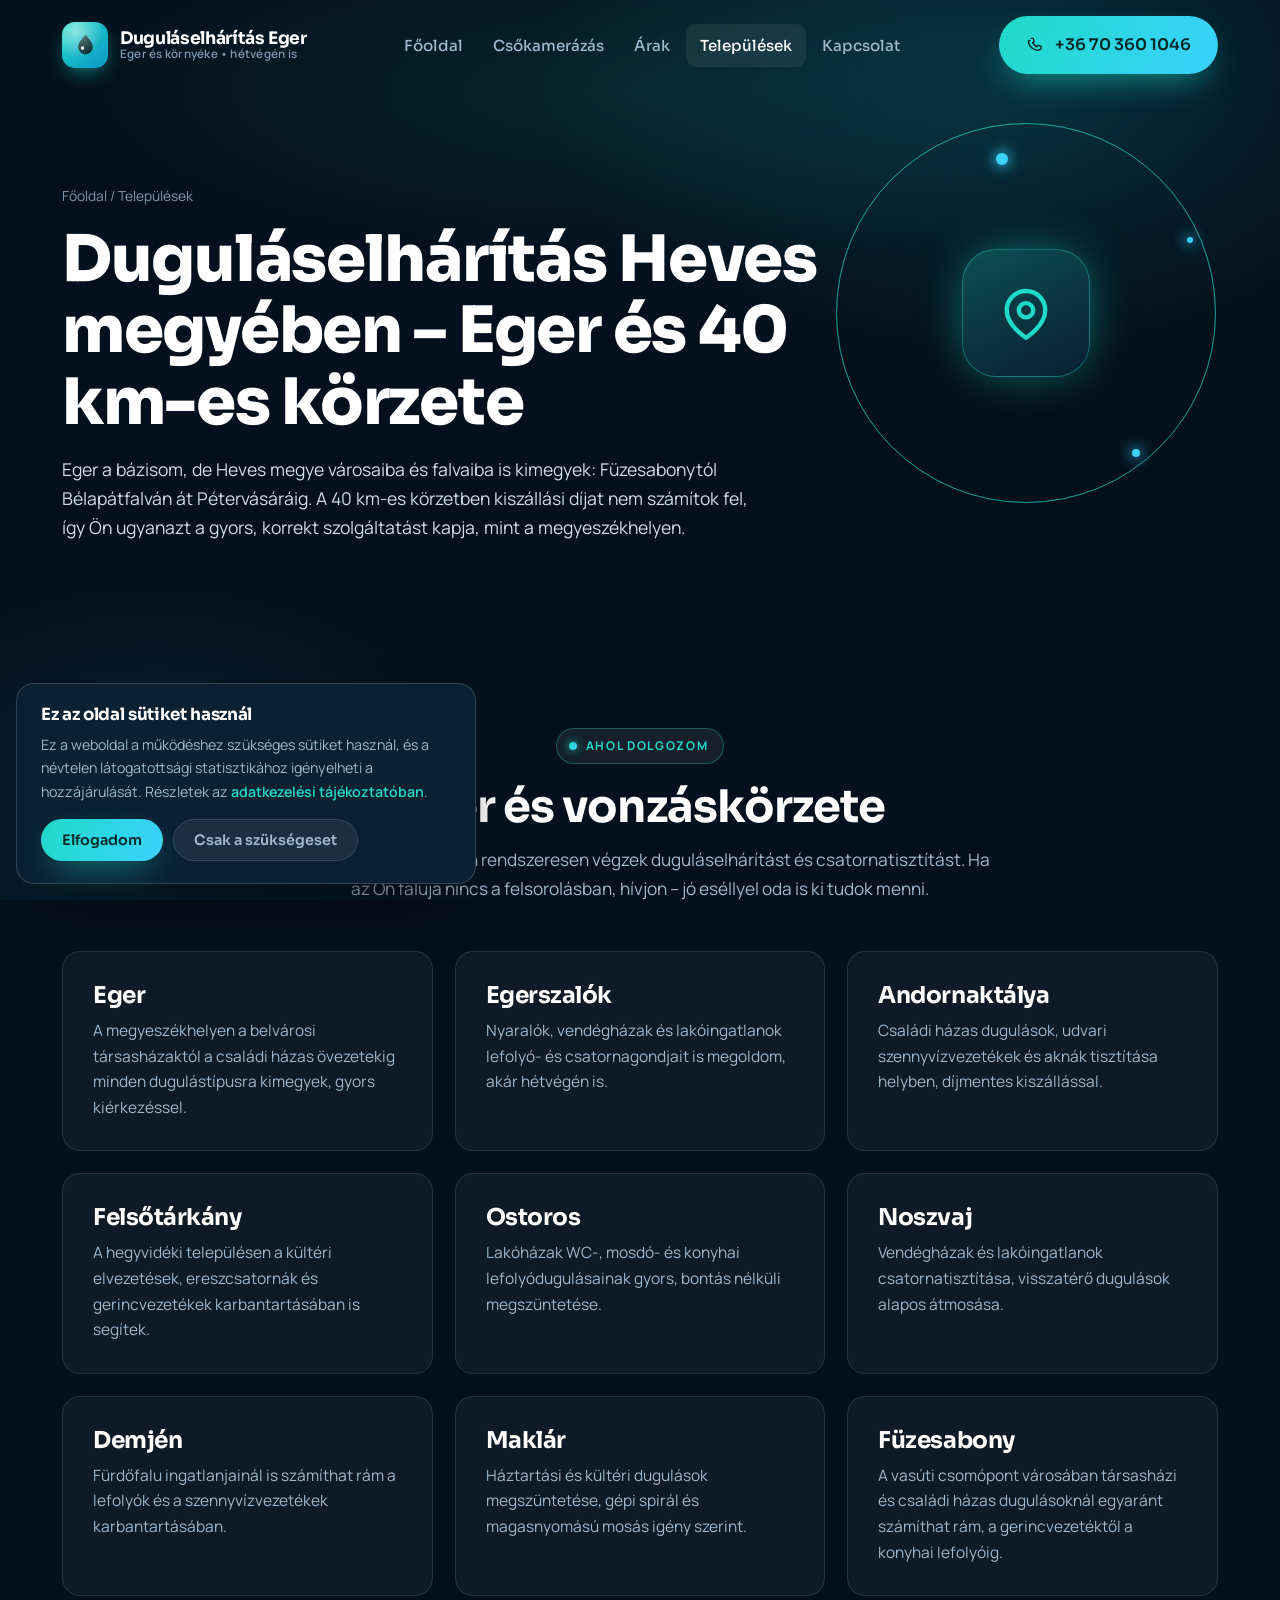
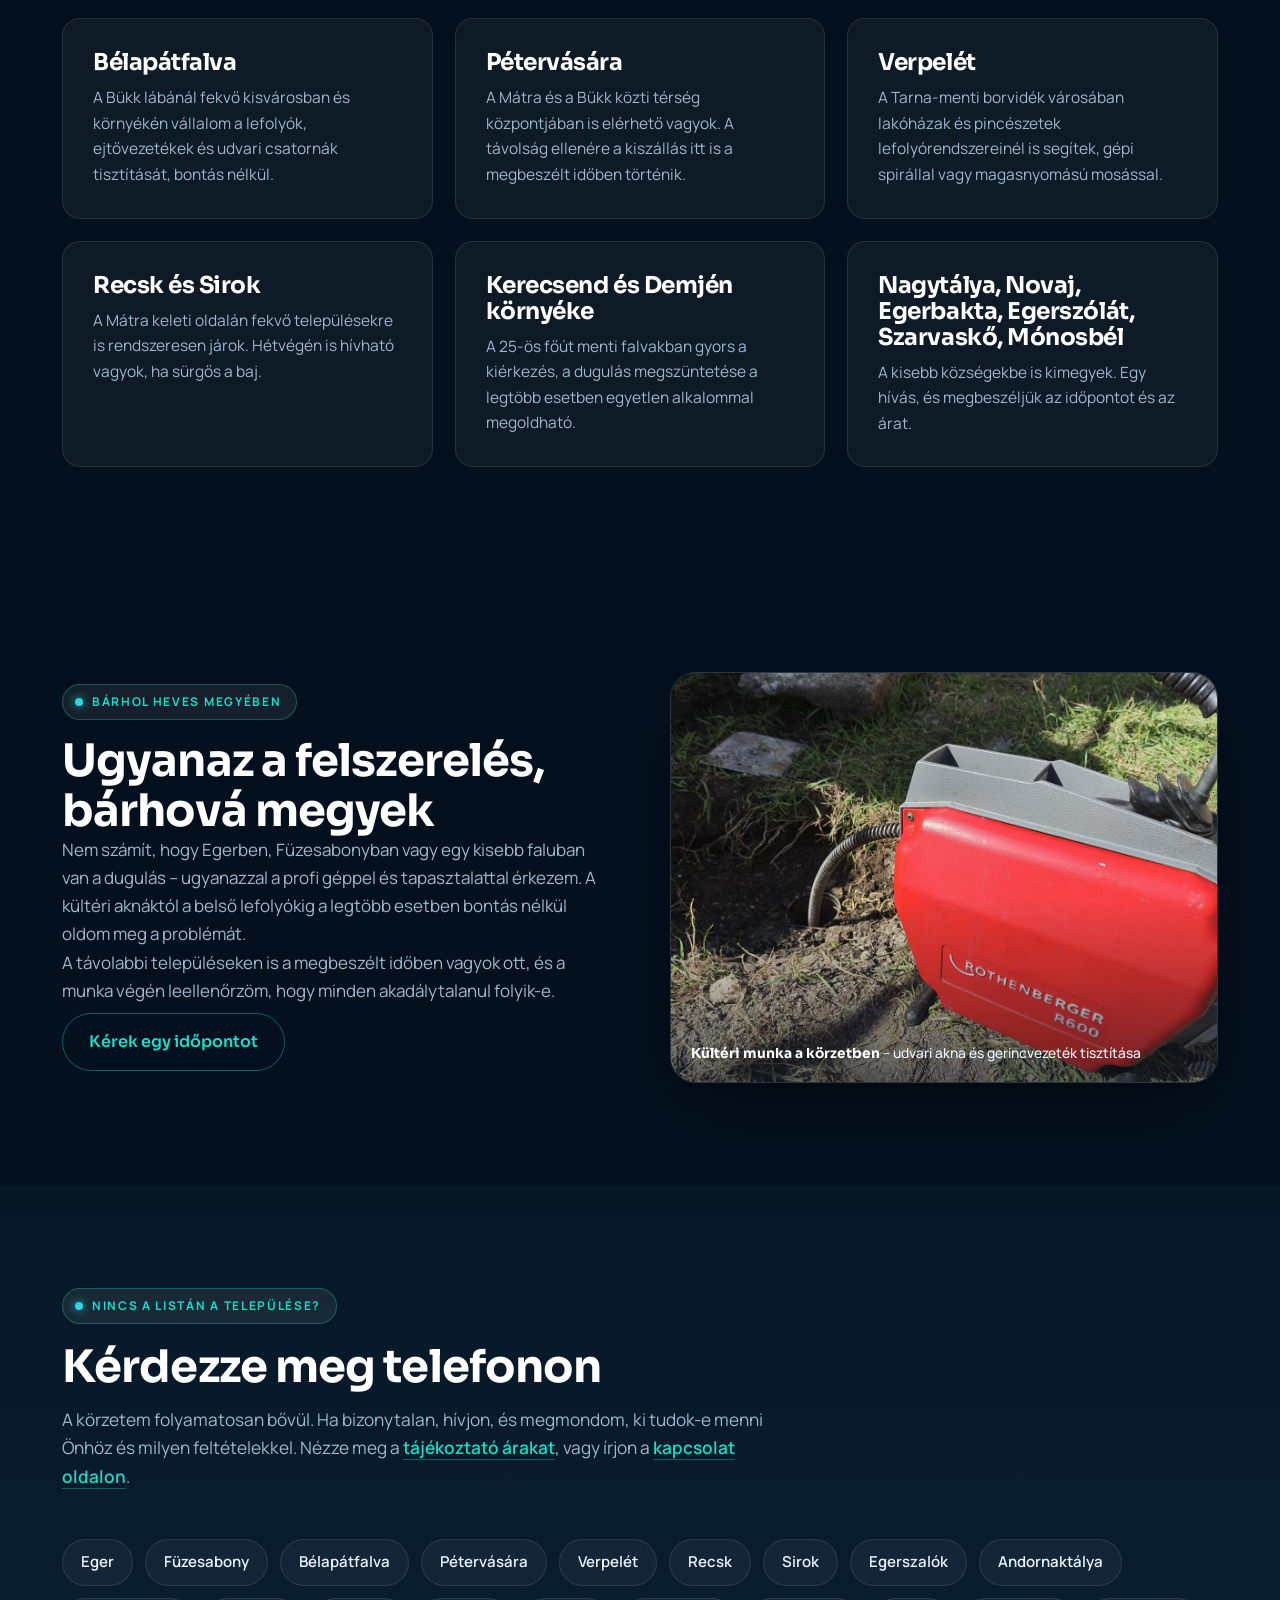
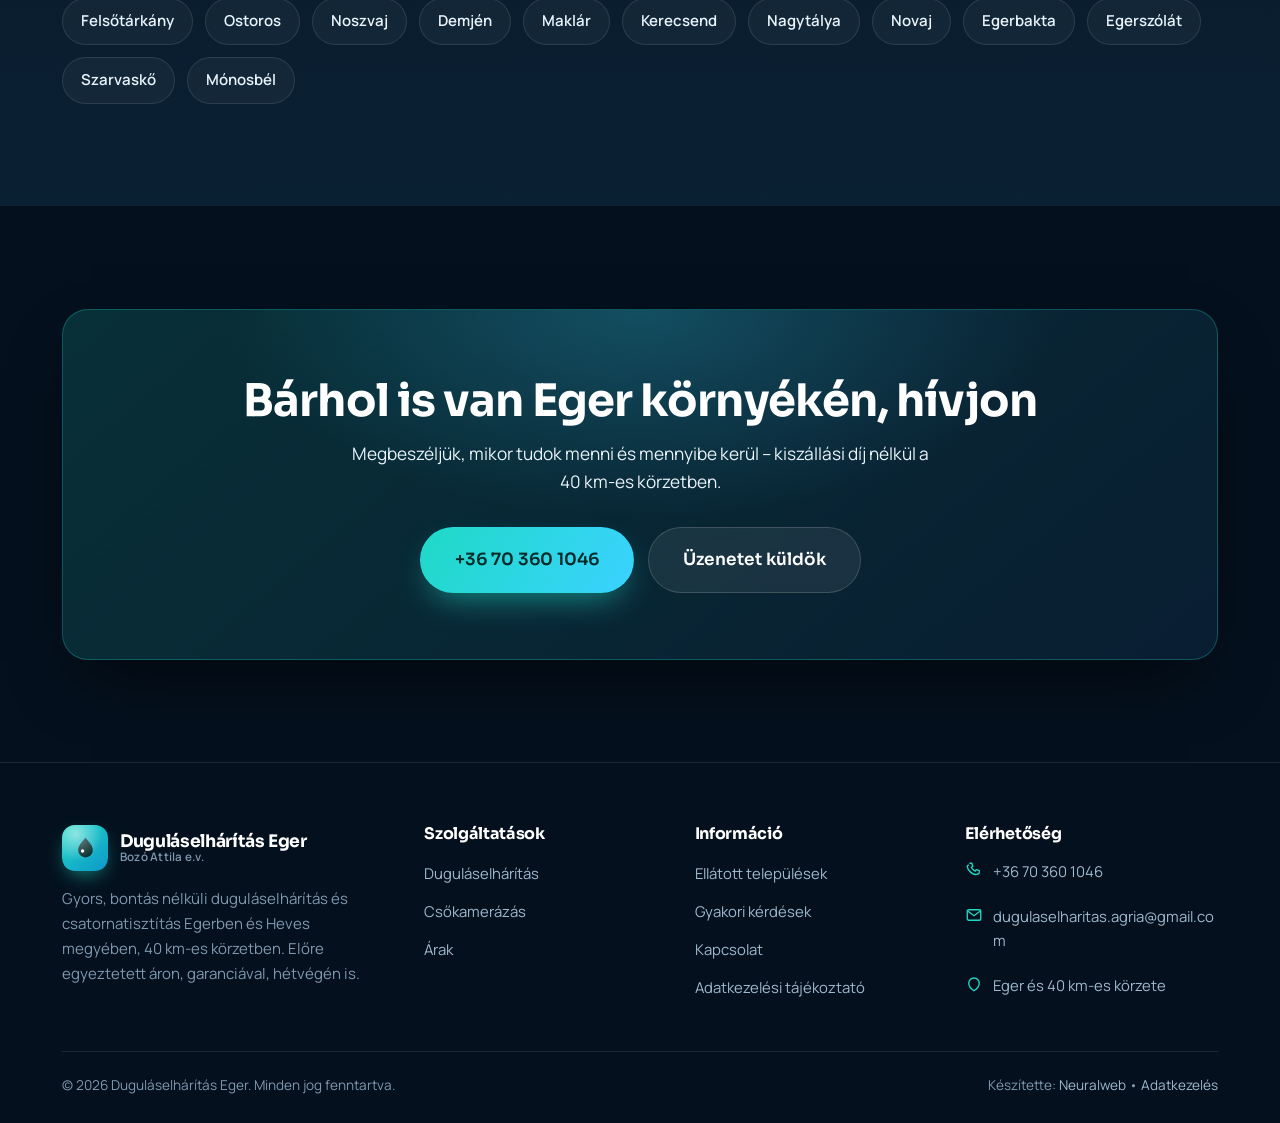
<file: telepulesek.html>
﻿<!DOCTYPE html>
<html lang="hu">
<head>
<meta charset="UTF-8">
<meta name="viewport" content="width=device-width, initial-scale=1">
<title>Duguláselhárítás Heves megye | Eger, Füzesabony, Bélapátfalva, Pétervására</title>
<meta name="description" content="Duguláselhárítás Heves megyében: Eger, Füzesabony, Bélapátfalva, Pétervására, Verpelét, Recsk, Egerszalók, Felsőtárkány és a környező települések. Gyors kiszállás, 40 km-es körzetben díjmentesen. Hívjon: +36 70 360 1046.">
<meta name="keywords" content="duguláselhárítás Heves megye, duguláselhárítás Füzesabony, duguláselhárítás Bélapátfalva, duguláselhárítás Pétervására, duguláselhárítás Verpelét, duguláselhárítás Egerszalók, duguláselhárítás Felsőtárkány">
<link rel="canonical" href="https://dugulaselharitas-agria.hu/telepulesek.html">
<meta name="robots" content="index, follow">
<meta name="geo.region" content="HU-HE">
<meta name="geo.position" content="47.9224127;20.367275">
<meta name="ICBM" content="47.9224127, 20.367275">
<meta name="geo.placename" content="Eger">
<meta property="og:type" content="website">
<meta property="og:locale" content="hu_HU">
<meta property="og:title" content="Duguláselhárítás Heves megye | Ellátott települések">
<meta property="og:description" content="Gyors duguláselhárítás Egerben és Heves megye településein, 40 km-es körzetben kiszállási díj nélkül.">
<meta property="og:url" content="https://dugulaselharitas-agria.hu/telepulesek.html">
<meta property="og:image" content="https://dugulaselharitas-agria.hu/assets/img/og-image.jpg">
<meta property="og:image:width" content="1200">
<meta property="og:image:height" content="630">
<meta name="twitter:card" content="summary_large_image">
<meta name="twitter:image" content="https://dugulaselharitas-agria.hu/assets/img/og-image.jpg">
<link rel="preconnect" href="https://fonts.googleapis.com">
<link rel="preconnect" href="https://fonts.gstatic.com" crossorigin>
<link href="https://fonts.googleapis.com/css2?family=Manrope:wght@400;500;600;700;800&family=Sora:wght@600;700;800&display=swap" rel="stylesheet">
<link rel="icon" href="assets/img/favicon.svg" type="image/svg+xml">
<link rel="icon" href="assets/img/favicon-32.png" sizes="32x32" type="image/png">
<link rel="apple-touch-icon" href="assets/img/apple-touch-icon.png">
<link rel="manifest" href="site.webmanifest">
<meta name="theme-color" content="#071726">
<link rel="stylesheet" href="assets/css/style.css">
<script type="application/ld+json">
{
  "@context": "https://schema.org",
  "@type": "BreadcrumbList",
  "itemListElement": [
    { "@type": "ListItem", "position": 1, "name": "Főoldal", "item": "https://dugulaselharitas-agria.hu/" },
    { "@type": "ListItem", "position": 2, "name": "Települések", "item": "https://dugulaselharitas-agria.hu/telepulesek.html" }
  ]
}
</script>
</head>
<body>

<header class="site-header">
  <div class="nav-scrim" data-nav-scrim></div>
  <div class="wrap header-inner">
    <a href="index.html" class="brand" aria-label="Duguláselhárítás Eger főoldal">
      <span class="brand-mark" aria-hidden="true"><svg viewBox="0 0 24 24" fill="none"><path d="M12 2.5c-3.4 4-6.5 7.4-6.5 11a6.5 6.5 0 0 0 13 0c0-3.6-3.1-7-6.5-11Z" fill="#042a2a"/><circle cx="9.4" cy="14.2" r="1.5" fill="#fff"/></svg></span>
      <span class="brand-text"><b>Duguláselhárítás Eger</b><span>Eger és környéke • hétvégén is</span></span>
    </a>
    <nav class="nav" aria-label="Fő navigáció">
      <a href="index.html">Főoldal</a>
      <a href="csokamerazas.html">Csőkamerázás</a>
      <a href="arak.html">Árak</a>
      <a href="telepulesek.html" class="active">Települések</a>
      <a href="kapcsolat.html">Kapcsolat</a>
    </nav>
    <div class="header-cta">
      <a href="tel:+36703601046" class="btn btn--primary"><svg viewBox="0 0 24 24" fill="none"><path d="M6.6 3h2.5l1.3 4-2 1.4a12 12 0 0 0 5.2 5.2l1.4-2 4 1.3v2.5c0 1-.8 1.8-1.8 1.7C11.3 20.4 3.6 12.7 3 7.4A1.7 1.7 0 0 1 4.8 5.6" stroke="currentColor" stroke-width="1.8" stroke-linecap="round" stroke-linejoin="round"/></svg><span class="lbl">+36 70 360 1046</span></a>
      <button class="nav-toggle" aria-label="Menü megnyitása"><span></span></button>
    </div>
  </div>
</header>

<section class="page-hero">
  <div class="page-hero__bubbles" aria-hidden="true"></div>
  <div class="page-hero__visual" aria-hidden="true">
    <span class="ring r1"></span><span class="ring r2"></span><span class="ring r3"></span>
    <span class="core"><svg viewBox="0 0 24 24" fill="none"><path d="M12 21s-7-4.4-7-10a7 7 0 0 1 14 0c0 5.6-7 10-7 10Z" stroke="currentColor" stroke-width="1.6" stroke-linejoin="round"/><circle cx="12" cy="11" r="2.6" stroke="currentColor" stroke-width="1.6"/></svg></span>
    <span class="spark s1"></span><span class="spark s2"></span><span class="spark s3"></span>
  </div>
  <div class="wrap">
    <div class="breadcrumb"><a href="index.html">Főoldal</a> / Települések</div>
    <h1>Duguláselhárítás Heves megyében – Eger és 40 km-es körzete</h1>
    <p>Eger a bázisom, de Heves megye városaiba és falvaiba is kimegyek: Füzesabonytól Bélapátfalván át Pétervásáráig. A 40 km-es körzetben kiszállási díjat nem számítok fel, így Ön ugyanazt a gyors, korrekt szolgáltatást kapja, mint a megyeszékhelyen.</p>
  </div>
</section>

<section class="section">
  <div class="wrap">
    <div class="section-head center reveal">
      <span class="eyebrow">Ahol dolgozom</span>
      <h2>Eger és vonzáskörzete</h2>
      <p>Az alábbi településeken rendszeresen végzek duguláselhárítást és csatornatisztítást. Ha az Ön faluja nincs a felsorolásban, hívjon – jó eséllyel oda is ki tudok menni.</p>
    </div>
    <div class="grid grid-3">
      <article class="card reveal"><h3>Eger</h3><p>A megyeszékhelyen a belvárosi társasházaktól a családi házas övezetekig minden dugulástípusra kimegyek, gyors kiérkezéssel.</p></article>
      <article class="card reveal d1"><h3>Egerszalók</h3><p>Nyaralók, vendégházak és lakóingatlanok lefolyó- és csatornagondjait is megoldom, akár hétvégén is.</p></article>
      <article class="card reveal d2"><h3>Andornaktálya</h3><p>Családi házas dugulások, udvari szennyvízvezetékek és aknák tisztítása helyben, díjmentes kiszállással.</p></article>
      <article class="card reveal"><h3>Felsőtárkány</h3><p>A hegyvidéki településen a kültéri elvezetések, ereszcsatornák és gerincvezetékek karbantartásában is segítek.</p></article>
      <article class="card reveal d1"><h3>Ostoros</h3><p>Lakóházak WC-, mosdó- és konyhai lefolyódugulásainak gyors, bontás nélküli megszüntetése.</p></article>
      <article class="card reveal d2"><h3>Noszvaj</h3><p>Vendégházak és lakóingatlanok csatornatisztítása, visszatérő dugulások alapos átmosása.</p></article>
      <article class="card reveal"><h3>Demjén</h3><p>Fürdőfalu ingatlanjainál is számíthat rám a lefolyók és a szennyvízvezetékek karbantartásában.</p></article>
      <article class="card reveal d1"><h3>Maklár</h3><p>Háztartási és kültéri dugulások megszüntetése, gépi spirál és magasnyomású mosás igény szerint.</p></article>
      <article class="card reveal d2"><h3>Füzesabony</h3><p>A vasúti csomópont városában társasházi és családi házas dugulásoknál egyaránt számíthat rám, a gerincvezetéktől a konyhai lefolyóig.</p></article>
      <article class="card reveal"><h3>Bélapátfalva</h3><p>A Bükk lábánál fekvő kisvárosban és környékén vállalom a lefolyók, ejtővezetékek és udvari csatornák tisztítását, bontás nélkül.</p></article>
      <article class="card reveal d1"><h3>Pétervására</h3><p>A Mátra és a Bükk közti térség központjában is elérhető vagyok. A távolság ellenére a kiszállás itt is a megbeszélt időben történik.</p></article>
      <article class="card reveal d2"><h3>Verpelét</h3><p>A Tarna-menti borvidék városában lakóházak és pincészetek lefolyórendszereinél is segítek, gépi spirállal vagy magasnyomású mosással.</p></article>
      <article class="card reveal"><h3>Recsk és Sirok</h3><p>A Mátra keleti oldalán fekvő településekre is rendszeresen járok. Hétvégén is hívható vagyok, ha sürgős a baj.</p></article>
      <article class="card reveal d1"><h3>Kerecsend és Demjén környéke</h3><p>A 25-ös főút menti falvakban gyors a kiérkezés, a dugulás megszüntetése a legtöbb esetben egyetlen alkalommal megoldható.</p></article>
      <article class="card reveal d2"><h3>Nagytálya, Novaj, Egerbakta, Egerszólát, Szarvaskő, Mónosbél</h3><p>A kisebb községekbe is kimegyek. Egy hívás, és megbeszéljük az időpontot és az árat.</p></article>
    </div>
  </div>
</section>

<section class="section">
  <div class="wrap media-split reverse">
    <div class="media-wrap reveal">
      <figure class="media-figure">
        <img src="assets/img/dugulaselharitas-5.jpg" alt="Duguláselhárítás Heves megye – udvari gerincvezeték tisztítása gépi spirállal a helyszínen" loading="lazy" width="1200" height="1600">
        <figcaption><b>Kültéri munka a körzetben</b> – udvari akna és gerincvezeték tisztítása</figcaption>
      </figure>
    </div>
    <div class="reveal d1">
      <span class="eyebrow">Bárhol Heves megyében</span>
      <h2>Ugyanaz a felszerelés, bárhová megyek</h2>
      <p>Nem számít, hogy Egerben, Füzesabonyban vagy egy kisebb faluban van a dugulás – ugyanazzal a profi géppel és tapasztalattal érkezem. A kültéri aknáktól a belső lefolyókig a legtöbb esetben bontás nélkül oldom meg a problémát.</p>
      <p>A távolabbi településeken is a megbeszélt időben vagyok ott, és a munka végén leellenőrzöm, hogy minden akadálytalanul folyik-e.</p>
      <a href="kapcsolat.html" class="btn btn--outline" style="margin-top:8px">Kérek egy időpontot</a>
    </div>
  </div>
</section>

<section class="section section--tint">
  <div class="wrap">
    <div class="section-head reveal"><span class="eyebrow">Nincs a listán a települése?</span><h2>Kérdezze meg telefonon</h2><p>A körzetem folyamatosan bővül. Ha bizonytalan, hívjon, és megmondom, ki tudok-e menni Önhöz és milyen feltételekkel. Nézze meg a <a class="lead-link" href="arak.html">tájékoztató árakat</a>, vagy írjon a <a class="lead-link" href="kapcsolat.html">kapcsolat oldalon</a>.</p></div>
    <div class="town-cloud reveal d1">
      <span class="town-chip">Eger</span><span class="town-chip">Füzesabony</span><span class="town-chip">Bélapátfalva</span><span class="town-chip">Pétervására</span><span class="town-chip">Verpelét</span><span class="town-chip">Recsk</span><span class="town-chip">Sirok</span><span class="town-chip">Egerszalók</span><span class="town-chip">Andornaktálya</span><span class="town-chip">Felsőtárkány</span><span class="town-chip">Ostoros</span><span class="town-chip">Noszvaj</span><span class="town-chip">Demjén</span><span class="town-chip">Maklár</span><span class="town-chip">Kerecsend</span><span class="town-chip">Nagytálya</span><span class="town-chip">Novaj</span><span class="town-chip">Egerbakta</span><span class="town-chip">Egerszólát</span><span class="town-chip">Szarvaskő</span><span class="town-chip">Mónosbél</span>
    </div>
  </div>
</section>

<section class="section cta-band">
  <div class="wrap"><div class="cta-box reveal">
    <h2>Bárhol is van Eger környékén, hívjon</h2>
    <p>Megbeszéljük, mikor tudok menni és mennyibe kerül – kiszállási díj nélkül a 40 km-es körzetben.</p>
    <div class="btn-row"><a href="tel:+36703601046" class="btn btn--primary btn--lg">+36 70 360 1046</a><a href="kapcsolat.html" class="btn btn--ghost btn--lg">Üzenetet küldök</a></div>
  </div></div>
</section>

<footer class="site-footer">
  <div class="wrap">
    <div class="footer-grid">
      <div class="footer-about">
        <a href="index.html" class="brand"><span class="brand-mark" aria-hidden="true"><svg viewBox="0 0 24 24" fill="none"><path d="M12 2.5c-3.4 4-6.5 7.4-6.5 11a6.5 6.5 0 0 0 13 0c0-3.6-3.1-7-6.5-11Z" fill="#042a2a"/><circle cx="9.4" cy="14.2" r="1.5" fill="#fff"/></svg></span><span class="brand-text"><b>Duguláselhárítás Eger</b><span>Bozó Attila e.v.</span></span></a>
        <p>Gyors, bontás nélküli duguláselhárítás és csatornatisztítás Egerben és Heves megyében, 40 km-es körzetben. Előre egyeztetett áron, garanciával, hétvégén is.</p>
      </div>
      <div class="footer-col"><h4>Szolgáltatások</h4><ul><li><a href="index.html#szolgaltatasok">Duguláselhárítás</a></li><li><a href="csokamerazas.html">Csőkamerázás</a></li><li><a href="arak.html">Árak</a></li></ul></div>
      <div class="footer-col"><h4>Információ</h4><ul><li><a href="telepulesek.html">Ellátott települések</a></li><li><a href="index.html#gyik">Gyakori kérdések</a></li><li><a href="kapcsolat.html">Kapcsolat</a></li><li><a href="adatkezelesi-tajekoztato.html">Adatkezelési tájékoztató</a></li></ul></div>
      <div class="footer-col"><h4>Elérhetőség</h4><ul class="footer-contact">
        <li><svg viewBox="0 0 24 24" fill="none"><path d="M6.6 3h2.5l1.3 4-2 1.4a12 12 0 0 0 5.2 5.2l1.4-2 4 1.3v2.5c0 1-.8 1.8-1.8 1.7C11.3 20.4 3.6 12.7 3 7.4A1.7 1.7 0 0 1 4.8 5.6" stroke="currentColor" stroke-width="1.8" stroke-linecap="round" stroke-linejoin="round"/></svg><a href="tel:+36703601046">+36 70 360 1046</a></li>
        <li><svg viewBox="0 0 24 24" fill="none"><rect x="3" y="5" width="18" height="14" rx="2" stroke="currentColor" stroke-width="1.8"/><path d="m4 7 8 6 8-6" stroke="currentColor" stroke-width="1.8"/></svg><a href="mailto:dugulaselharitas.agria@gmail.com">dugulaselharitas.agria@gmail.com</a></li>
        <li><svg viewBox="0 0 24 24" fill="none"><path d="M12 21s-7-4.4-7-10a7 7 0 0 1 14 0c0 5.6-7 10-7 10Z" stroke="currentColor" stroke-width="1.8" stroke-linejoin="round"/></svg>Eger és 40 km-es körzete</li>
      </ul></div>
    </div>
    <div class="footer-bottom"><span>© <span data-year>2026</span> Duguláselhárítás Eger. Minden jog fenntartva.</span><span>Készítette: <a href="#">Neuralweb</a> • <a href="adatkezelesi-tajekoztato.html">Adatkezelés</a></span></div>
  </div>
</footer>


<div class="cookie" role="dialog" aria-label="Sütikezelés">
  <h4>Ez az oldal sütiket használ</h4>
  <p>Ez a weboldal a működéshez szükséges sütiket használ, és a névtelen látogatottsági statisztikához igényelheti a hozzájárulását. Részletek az <a href="adatkezelesi-tajekoztato.html">adatkezelési tájékoztatóban</a>.</p>
  <div class="cookie__actions"><button class="btn btn--primary" data-cookie="all">Elfogadom</button><button class="btn btn--soft" data-cookie="essential">Csak a szükségeset</button></div>
</div>

<script src="assets/js/main.js" defer></script>
</body>
</html>
</file>
<file: assets/css/style.css>
/* ==========================================================================
   Agria Duguláselhárítás – Eger
   Design: "Mély víz" – prémium sötét, immerzív, türkiz/cyan akcens
   ========================================================================== */

:root {
  /* Alap sötét felületek */
  --bg-950: #04101d;
  --bg-900: #071726;
  --bg-850: #0a2033;
  --bg-800: #0d2740;
  --line: rgba(255, 255, 255, 0.10);
  --line-2: rgba(255, 255, 255, 0.16);
  --glass: rgba(255, 255, 255, 0.045);
  --glass-2: rgba(255, 255, 255, 0.07);

  /* Türkiz / cyan akcens */
  --aqua: #1fdac6;
  --aqua-2: #17c2d6;
  --cyan: #3ad2ff;
  --cyan-deep: #0e97c9;

  /* Szöveg */
  --text: #e9f3fb;
  --muted: #9fb8cd;
  --muted-2: #7f98af;
  --white: #ffffff;

  --font: "Sora", "Segoe UI", system-ui, -apple-system, Arial, sans-serif;
  --font-alt: "Manrope", var(--font);

  --wrap: 1200px;
  --radius: 18px;
  --radius-lg: 26px;
  --glow: 0 0 0 1px rgba(31, 218, 198, 0.25), 0 20px 50px -18px rgba(23, 194, 214, 0.45);
  --shadow: 0 30px 70px -30px rgba(0, 0, 0, 0.75);
  --ease: cubic-bezier(0.22, 1, 0.36, 1);
}

* { box-sizing: border-box; margin: 0; padding: 0; }

html { scroll-behavior: smooth; scroll-padding-top: 90px; -webkit-text-size-adjust: 100%; }

body {
  font-family: var(--font-alt);
  color: var(--text);
  background: var(--bg-950);
  line-height: 1.65;
  font-size: 17px;
  overflow-x: hidden;
  -webkit-font-smoothing: antialiased;
  position: relative;
}

/* Halk, mozgó globális háttér-fénylés */
body::before {
  content: "";
  position: fixed; inset: 0; z-index: -2;
  background:
    radial-gradient(60% 55% at 78% 8%, rgba(23, 194, 214, 0.16), transparent 60%),
    radial-gradient(50% 50% at 12% 92%, rgba(14, 151, 201, 0.14), transparent 60%),
    var(--bg-950);
}
body::after {
  content: "";
  position: fixed; inset: -20% -20% auto -20%; height: 60%; z-index: -1;
  background: radial-gradient(closest-side, rgba(31, 218, 198, 0.10), transparent 70%);
  animation: drift 22s ease-in-out infinite alternate;
  pointer-events: none;
}
@keyframes drift { from { transform: translate(-4%, -2%) scale(1); } to { transform: translate(6%, 4%) scale(1.15); } }

img { max-width: 100%; display: block; }
a { color: inherit; text-decoration: none; }

h1, h2, h3, h4 { font-family: var(--font); line-height: 1.12; font-weight: 700; letter-spacing: -0.02em; color: var(--white); }
h1 { font-size: clamp(2.2rem, 5.4vw, 4rem); font-weight: 800; }
h2 { font-size: clamp(1.8rem, 3.8vw, 2.8rem); }
h3 { font-size: clamp(1.2rem, 2vw, 1.45rem); }
p { color: var(--muted); }

.wrap { width: 100%; max-width: var(--wrap); margin: 0 auto; padding: 0 22px; }
.section { padding: clamp(60px, 8vw, 104px) 0; position: relative; }
.section--tint { background: linear-gradient(180deg, var(--bg-900), var(--bg-850)); }

.eyebrow {
  display: inline-flex; align-items: center; gap: 9px;
  font-size: 0.75rem; font-weight: 700; letter-spacing: 0.14em; text-transform: uppercase;
  color: var(--aqua); margin-bottom: 18px;
  padding: 7px 15px 7px 12px; border-radius: 999px;
  background: var(--glass-2); border: 1px solid rgba(31, 218, 198, 0.3);
}
.eyebrow::before { content: ""; width: 8px; height: 8px; border-radius: 50%; background: linear-gradient(140deg, var(--aqua), var(--cyan)); box-shadow: 0 0 10px rgba(31, 218, 198, 0.9); animation: pulse-dot 2.2s infinite; }
.section-head.center .eyebrow { align-self: center; }

.section-head { max-width: 720px; margin-bottom: 48px; }
.section-head.center { margin-left: auto; margin-right: auto; text-align: center; }
.section-head p { margin-top: 14px; font-size: 1.08rem; }

.accent-text { background: linear-gradient(100deg, var(--aqua), var(--cyan)); -webkit-background-clip: text; background-clip: text; color: transparent; }

/* ====================== Gombok ====================== */
.btn {
  display: inline-flex; align-items: center; justify-content: center; gap: 10px;
  font-family: var(--font); font-weight: 600; font-size: 1rem; padding: 15px 26px; border-radius: 999px;
  border: 1.5px solid transparent; cursor: pointer; position: relative; overflow: hidden;
  transition: transform .28s var(--ease), box-shadow .28s var(--ease); white-space: nowrap;
}
.btn svg { width: 19px; height: 19px; }
.btn--primary { color: #042a2a; background: linear-gradient(120deg, var(--aqua), var(--cyan)); box-shadow: 0 14px 34px -12px rgba(31, 218, 198, 0.65); }
.btn--primary:hover { transform: translateY(-3px); box-shadow: 0 20px 44px -12px rgba(31, 218, 198, 0.85); }
.btn--ghost { background: var(--glass-2); color: var(--white); border-color: var(--line-2); backdrop-filter: blur(6px); }
.btn--ghost:hover { background: rgba(255,255,255,.14); transform: translateY(-3px); }
.btn--outline { background: transparent; color: var(--aqua); border-color: rgba(31,218,198,.4); }
.btn--outline:hover { border-color: var(--aqua); box-shadow: var(--glow); transform: translateY(-3px); }
.btn--soft { background: var(--glass-2); color: var(--muted); border-color: var(--line); }
.btn--soft:hover { color: var(--white); border-color: var(--line-2); }
.btn--lg { padding: 18px 34px; font-size: 1.06rem; }
/* pulzáló hívógomb */
.btn--pulse::after {
  content: ""; position: absolute; inset: 0; border-radius: 999px; border: 2px solid var(--aqua);
  animation: pulse 2.4s ease-out infinite; opacity: 0;
}
@keyframes pulse { 0% { transform: scale(1); opacity: .7; } 100% { transform: scale(1.25); opacity: 0; } }

/* ====================== Fejléc ====================== */
.site-header { position: fixed; inset: 0 0 auto 0; z-index: 100; padding: 16px 0; transition: background .3s, box-shadow .3s, padding .3s; }
.site-header.scrolled { background: rgba(4, 16, 29, 0.72); backdrop-filter: blur(16px); border-bottom: 1px solid var(--line); padding: 9px 0; }
.header-inner { display: flex; align-items: center; justify-content: space-between; gap: 20px; }

.brand { display: flex; align-items: center; gap: 12px; }
.brand-mark {
  width: 46px; height: 46px; border-radius: 13px; flex: none; display: grid; place-items: center;
  background: linear-gradient(140deg, var(--aqua), var(--cyan-deep));
  box-shadow: 0 8px 22px -8px rgba(31, 218, 198, 0.8); position: relative; overflow: hidden;
}
.brand-mark::after { content: ""; position: absolute; inset: 0; background: radial-gradient(circle at 30% 20%, rgba(255,255,255,.5), transparent 55%); }
.brand-mark svg { width: 27px; height: 27px; position: relative; }
.brand-text { display: flex; flex-direction: column; line-height: 1.12; }
.brand-text b { font-family: var(--font); font-size: 1.08rem; color: var(--white); letter-spacing: -0.02em; }
.brand-text span { font-size: 0.73rem; font-weight: 600; color: var(--muted-2); letter-spacing: 0.02em; }

.nav { display: flex; align-items: center; gap: 2px; }
.nav a { font-family: var(--font); font-weight: 500; font-size: 0.95rem; padding: 9px 14px; border-radius: 10px; color: var(--muted); transition: color .2s, background .2s; }
.nav a:hover, .nav a.active { color: var(--white); background: var(--glass-2); }
.header-cta { display: flex; align-items: center; gap: 10px; }

.nav-toggle { display: none; width: 46px; height: 46px; border: none; background: var(--glass-2); border-radius: 12px; cursor: pointer; flex: none; }
.nav-scrim { display: none; }
.nav-toggle span, .nav-toggle span::before, .nav-toggle span::after { content: ""; display: block; width: 22px; height: 2px; background: #fff; margin: 0 auto; position: relative; transition: .3s; }
.nav-toggle span::before { position: absolute; top: -7px; } .nav-toggle span::after { position: absolute; top: 7px; }
body.nav-open .nav-toggle span { background: transparent; }
body.nav-open .nav-toggle span::before { top: 0; transform: rotate(45deg); }
body.nav-open .nav-toggle span::after { top: 0; transform: rotate(-45deg); }

/* ====================== Hero ====================== */
.hero { position: relative; overflow: hidden; padding: clamp(140px, 18vw, 210px) 0 clamp(80px, 10vw, 130px); }
.hero__bubbles { position: absolute; inset: 0; z-index: 0; pointer-events: none; overflow: hidden; }
.hero__bubbles span {
  position: absolute; bottom: -60px; border-radius: 50%;
  background: radial-gradient(circle at 30% 30%, rgba(120, 236, 255, 0.5), rgba(31, 218, 198, 0.08) 60%, transparent 70%);
  border: 1px solid rgba(120, 236, 255, 0.18); animation: rise linear infinite; opacity: 0;
}
@keyframes rise {
  0% { transform: translateY(0) scale(0.8); opacity: 0; }
  10% { opacity: .7; }
  90% { opacity: .5; }
  100% { transform: translateY(-92vh) scale(1.1); opacity: 0; }
}
.hero__grid { position: relative; z-index: 2; display: grid; grid-template-columns: 1.12fr 0.88fr; gap: 54px; align-items: center; }
.hero__tag {
  display: inline-flex; align-items: center; gap: 9px; font-size: 0.86rem; font-weight: 600; color: var(--text);
  background: var(--glass-2); border: 1px solid var(--line-2); border-radius: 999px; padding: 8px 16px; margin-bottom: 24px;
}
.hero__tag .dot { width: 9px; height: 9px; border-radius: 50%; background: var(--aqua); box-shadow: 0 0 0 0 rgba(31,218,198,.6); animation: pulse-dot 2s infinite; }
@keyframes pulse-dot { 0% { box-shadow: 0 0 0 0 rgba(31,218,198,.55); } 70% { box-shadow: 0 0 0 9px rgba(31,218,198,0); } 100% { box-shadow: 0 0 0 0 rgba(31,218,198,0); } }
.hero h1 { margin-bottom: 20px; }
.hero__signature { display: flex; align-items: center; gap: 12px; font-family: var(--font); font-weight: 600; font-size: 0.98rem; color: var(--muted); margin-bottom: 20px; }
.hero__signature .line { width: 30px; height: 2px; background: linear-gradient(90deg, var(--aqua), transparent); border-radius: 2px; flex: none; }
.hero__lead { font-size: 1.18rem; color: var(--text); max-width: 560px; margin-bottom: 30px; opacity: .92; }
.hero__actions { display: flex; flex-wrap: wrap; gap: 14px; margin-bottom: 30px; }
.hero__mini { display: flex; flex-wrap: wrap; gap: 22px; }
.hero__mini div { display: flex; align-items: center; gap: 10px; font-size: 0.92rem; font-weight: 600; color: var(--muted); }
.hero__mini svg { width: 20px; height: 20px; color: var(--aqua); flex: none; }

.hero__card {
  position: relative; background: var(--glass); border: 1px solid var(--line-2); border-radius: var(--radius-lg);
  padding: 30px; backdrop-filter: blur(18px); box-shadow: var(--shadow); overflow: hidden;
}
.hero__card::before { content: ""; position: absolute; top: -40%; right: -30%; width: 70%; height: 80%; background: radial-gradient(circle, rgba(58,210,255,.22), transparent 65%); }
.hero__card h3 { font-size: 1.2rem; margin-bottom: 6px; position: relative; }
.hero__card > p { color: var(--muted); font-size: 0.93rem; margin-bottom: 22px; position: relative; }
.hero__stats { display: grid; grid-template-columns: 1fr 1fr; gap: 13px; position: relative; }
.stat-tile { background: var(--glass-2); border: 1px solid var(--line); border-radius: 14px; padding: 16px; transition: border-color .3s, transform .3s; }
.stat-tile:hover { border-color: rgba(31,218,198,.4); transform: translateY(-3px); }
.stat-tile b { display: block; font-family: var(--font); font-size: 1.75rem; color: var(--white); letter-spacing: -0.03em; line-height: 1.1; }
.stat-tile b .u { font-size: 0.95rem; color: var(--aqua); }
.stat-tile span { font-size: 0.8rem; color: var(--muted-2); }

/* Hero alsó hullám */
.hero__wave { position: absolute; left: 0; right: 0; bottom: -1px; z-index: 1; line-height: 0; }
.hero__wave svg { width: 100%; height: 80px; display: block; }
.hero__wave path { fill: var(--bg-900); }

/* ====================== Bizalmi sáv ====================== */
.trustbar { background: var(--bg-900); border-top: 1px solid var(--line); border-bottom: 1px solid var(--line); }
.trustbar__inner { display: flex; flex-wrap: wrap; justify-content: space-between; gap: 20px; padding: 24px 0; }
.trustbar__item { display: flex; align-items: center; gap: 12px; font-weight: 600; color: var(--text); font-size: 0.95rem; }
.trustbar__item svg { width: 26px; height: 26px; color: var(--aqua); flex: none; }

/* ====================== Rács / kártyák ====================== */
.grid { display: grid; gap: 22px; }
.grid-2 { grid-template-columns: repeat(2, 1fr); }
.grid-3 { grid-template-columns: repeat(3, 1fr); }
.grid-4 { grid-template-columns: repeat(4, 1fr); }

.card {
  background: var(--glass); border: 1px solid var(--line); border-radius: var(--radius); padding: 30px;
  transition: transform .4s var(--ease), border-color .4s, box-shadow .4s; position: relative; overflow: hidden;
}
.card::before { content: ""; position: absolute; inset: 0; background: radial-gradient(120% 90% at 100% 0%, rgba(58,210,255,.10), transparent 55%); opacity: 0; transition: opacity .4s; }
.card:hover { transform: translateY(-7px); border-color: rgba(31,218,198,.4); box-shadow: 0 26px 60px -30px rgba(31,218,198,.5); }
.card:hover::before { opacity: 1; }
.card__icon {
  width: 60px; height: 60px; border-radius: 16px; display: grid; place-items: center; margin-bottom: 20px;
  background: linear-gradient(140deg, rgba(31,218,198,.16), rgba(58,210,255,.08)); border: 1px solid rgba(31,218,198,.22); color: var(--aqua); position: relative;
}
.card__icon svg { width: 30px; height: 30px; }
.card h3 { margin-bottom: 10px; position: relative; }
.card p { font-size: 0.97rem; position: relative; }
.card__link { display: inline-flex; align-items: center; gap: 7px; margin-top: 16px; font-weight: 600; color: var(--aqua); font-size: 0.94rem; position: relative; }
.card__link svg { width: 16px; height: 16px; transition: transform .25s; }
.card:hover .card__link svg { transform: translateX(4px); }

/* Mozgó ikon animációk (folyamat + szolgáltatás) */
.anim-float { animation: floaty 3.6s ease-in-out infinite; }
.anim-float2 { animation: floaty 4.4s ease-in-out infinite; }
@keyframes floaty { 0%,100% { transform: translateY(0); } 50% { transform: translateY(-6px); } }
.anim-swing { transform-origin: 50% 15%; animation: swing 4s ease-in-out infinite; }
@keyframes swing { 0%,100% { transform: rotate(-7deg); } 50% { transform: rotate(7deg); } }
.anim-spin { animation: spin 9s linear infinite; transform-origin: 50% 50%; }
@keyframes spin { to { transform: rotate(360deg); } }
.card:hover .anim-float, .card:hover .anim-float2 { animation-duration: 1.6s; }
@media (prefers-reduced-motion: reduce) { .anim-float,.anim-float2,.anim-swing,.anim-spin,.hero__bubbles span,body::after { animation: none !important; } }

/* ====================== Folyamat (interaktív) ====================== */
.process { display: grid; grid-template-columns: repeat(4, 1fr); gap: 22px; position: relative; }
.process::before { content: ""; position: absolute; top: 42px; left: 12%; right: 12%; height: 2px; background: linear-gradient(90deg, transparent, rgba(31,218,198,.4), rgba(31,218,198,.4), transparent); z-index: 0; }
.pstep { position: relative; z-index: 1; text-align: center; padding: 8px; }
.pstep__orb {
  width: 84px; height: 84px; margin: 0 auto 20px; border-radius: 24px; display: grid; place-items: center;
  background: linear-gradient(150deg, rgba(31,218,198,.18), rgba(13,39,64,.6)); border: 1px solid rgba(31,218,198,.3);
  color: var(--aqua); position: relative; transition: transform .4s var(--ease), box-shadow .4s;
}
.pstep__orb svg { width: 40px; height: 40px; }
.pstep:hover .pstep__orb { transform: translateY(-6px) scale(1.05); box-shadow: var(--glow); }
.pstep h3 { font-size: 1.15rem; margin-bottom: 8px; }
.pstep p { font-size: 0.94rem; }

/* ====================== Split / panel ====================== */
.split { display: grid; grid-template-columns: 1fr 1fr; gap: 54px; align-items: center; }
.panel { border-radius: var(--radius-lg); padding: 38px; position: relative; overflow: hidden; background: linear-gradient(150deg, rgba(31,218,198,.14), rgba(13,39,64,.5)); border: 1px solid var(--line-2); box-shadow: var(--shadow); }
.panel::before { content: ""; position: absolute; top: -30%; right: -20%; width: 60%; height: 70%; background: radial-gradient(circle, rgba(58,210,255,.25), transparent 65%); }
.panel h3 { margin-bottom: 18px; position: relative; }

.checklist { list-style: none; display: grid; gap: 13px; position: relative; }
.checklist li { display: flex; align-items: flex-start; gap: 12px; color: var(--text); font-weight: 500; }
.checklist li svg { width: 22px; height: 22px; flex: none; color: var(--aqua); margin-top: 2px; }

/* ====================== Galéria (munkafotók) ====================== */
.gallery { display: grid; grid-template-columns: repeat(3, 1fr); grid-auto-rows: 280px; gap: 18px; }
.gallery .ph { grid-column: span 1; }
.gallery .ph.wide { grid-column: span 2; }
.ph {
  position: relative; border-radius: var(--radius); overflow: hidden; height: 100%;
  background: var(--bg-850); border: 1px solid var(--line); transition: border-color .35s, transform .35s var(--ease), box-shadow .35s;
}
.ph:hover { border-color: rgba(31,218,198,.5); transform: translateY(-5px); box-shadow: 0 26px 50px -28px rgba(31,218,198,.5); }
.ph img { position: absolute; inset: 0; width: 100%; height: 100%; object-fit: cover; transition: transform .6s var(--ease), filter .4s; filter: saturate(1.03); }
.ph:hover img { transform: scale(1.06); }
.ph::after { content: ""; position: absolute; inset: 0; background: linear-gradient(0deg, rgba(4,16,29,.88) 0%, rgba(4,16,29,.25) 42%, transparent 68%); pointer-events: none; }
.ph__cap { position: absolute; left: 0; right: 0; bottom: 0; padding: 18px 20px; z-index: 1; }
.ph__cap b { display: block; color: #fff; font-family: var(--font); font-size: 1rem; letter-spacing: -0.01em; }
.ph__cap span { display: block; color: #bcd9e8; font-size: 0.83rem; margin-top: 2px; }

/* ====================== Kép + szöveg blokk (media-split) ====================== */
.media-split { display: grid; grid-template-columns: 1fr 1fr; gap: clamp(32px, 5vw, 60px); align-items: center; }
.media-split.reverse .media-wrap { order: 2; }
.media-wrap { position: relative; }
.media-wrap::before {
  content: ""; position: absolute; inset: -14% -10% -18% -10%; z-index: 0; border-radius: 50%;
  background: radial-gradient(closest-side, rgba(31,218,198,0.22), transparent 72%); filter: blur(10px);
  animation: softglow 7s ease-in-out infinite; pointer-events: none;
}
.media-figure {
  position: relative; z-index: 1; border-radius: var(--radius-lg); overflow: hidden;
  border: 1px solid var(--line-2); box-shadow: var(--shadow); aspect-ratio: 4 / 3;
  animation: softfloat 6.5s ease-in-out infinite;
}
.media-figure img { width: 100%; height: 100%; object-fit: cover; display: block; transition: transform .7s var(--ease); }
.media-figure:hover img { transform: scale(1.05); }
.media-figure::after { content: ""; position: absolute; inset: 0; background: linear-gradient(0deg, rgba(4,16,29,.55) 0%, transparent 45%); pointer-events: none; }
.media-figure figcaption {
  position: absolute; left: 0; right: 0; bottom: 0; z-index: 1; padding: 16px 20px;
  color: #eaf6ff; font-size: 0.86rem; font-weight: 500;
}
.media-figure figcaption b { font-family: var(--font); font-weight: 700; color: #fff; }
.media-split .eyebrow { margin-bottom: 16px; }
@keyframes softfloat { 0%, 100% { transform: translateY(0); } 50% { transform: translateY(-12px); } }
@keyframes softglow { 0%, 100% { opacity: .6; transform: scale(1); } 50% { opacity: 1; transform: scale(1.06); } }
@media (prefers-reduced-motion: reduce) { .media-figure, .media-wrap::before { animation: none; } }
@media (max-width: 860px) {
  .media-split { grid-template-columns: 1fr; gap: 30px; }
  .media-split.reverse .media-wrap { order: 0; }
  .media-figure { aspect-ratio: 16 / 10; animation-duration: 5.5s; }
}

/* ====================== Statisztika csík ====================== */
.stat-strip-section { padding-top: clamp(30px, 4vw, 50px); padding-bottom: clamp(30px, 4vw, 50px); }
.stat-strip {
  position: relative; display: flex; align-items: center; justify-content: space-between; gap: 8px;
  padding: 8px clamp(16px, 4vw, 44px); border-radius: 999px;
  background: linear-gradient(120deg, rgba(31,218,198,.09), rgba(255,255,255,.03) 40%, rgba(58,210,255,.08));
  border: 1px solid var(--line-2); overflow: hidden;
}
.stat-strip::before {
  content: ""; position: absolute; top: 0; bottom: 0; width: 40%;
  background: linear-gradient(90deg, transparent, rgba(31,218,198,.16), transparent);
  animation: sheen 7s ease-in-out infinite; pointer-events: none;
}
@keyframes sheen { 0% { left: -40%; } 100% { left: 100%; } }
.stat-strip__item { flex: 1; display: flex; align-items: center; gap: 16px; padding: 20px 6px; min-width: 0; }
.stat-strip__icon {
  flex: none; width: 50px; height: 50px; border-radius: 50%; display: grid; place-items: center;
  background: rgba(31,218,198,.13); border: 1px solid rgba(31,218,198,.28); color: var(--aqua);
  position: relative; transition: transform .4s var(--ease), background .4s;
}
.stat-strip__icon::after { content: ""; position: absolute; inset: -6px; border-radius: 50%; border: 1px solid rgba(31,218,198,.35); opacity: 0; transition: opacity .4s, transform .4s; }
.stat-strip__icon svg { width: 24px; height: 24px; }
.stat-strip__item:hover .stat-strip__icon { transform: scale(1.08); background: rgba(31,218,198,.22); }
.stat-strip__item:hover .stat-strip__icon::after { opacity: 1; transform: scale(1.12); }
.stat-strip__text { min-width: 0; }
.stat-strip__label { display: block; color: var(--aqua); font-weight: 700; font-size: 0.72rem; letter-spacing: 0.1em; text-transform: uppercase; margin-bottom: 5px; }
.stat-strip__line { font-family: var(--font-alt); font-size: clamp(0.98rem, 1.6vw, 1.12rem); color: var(--muted); font-weight: 500; line-height: 1.3; white-space: nowrap; }
.stat-strip__line b { font-family: var(--font); color: var(--white); font-weight: 700; letter-spacing: -0.01em; }
.stat-strip__div { flex: none; align-self: stretch; width: 1px; margin: 14px 0; background: linear-gradient(180deg, transparent, var(--line-2), transparent); }
@media (max-width: 860px) {
  .stat-strip { flex-direction: column; align-items: stretch; border-radius: var(--radius-lg); }
  .stat-strip__item { padding: 16px 4px; }
  .stat-strip__div { width: auto; height: 1px; margin: 0; background: linear-gradient(90deg, transparent, var(--line-2), transparent); }
  .stat-strip__line { white-space: normal; }
}

/* ====================== Vélemények ====================== */
.reviews-head { display: flex; flex-wrap: wrap; align-items: center; justify-content: space-between; gap: 20px; margin-bottom: 40px; }
.gscore { display: flex; align-items: center; gap: 16px; background: var(--glass); border: 1px solid var(--line); border-radius: var(--radius); padding: 16px 22px; }
.gscore__logo { width: 40px; height: 40px; flex: none; }
.gscore b { font-family: var(--font); font-size: 1.7rem; color: var(--white); line-height: 1; }
.gscore .stars { color: #ffc53d; letter-spacing: 2px; font-size: 1rem; }
.gscore span { font-size: 0.85rem; color: var(--muted-2); }
.review-card { background: var(--glass); border: 1px solid var(--line); border-radius: var(--radius); padding: 26px; transition: border-color .3s, transform .3s; }
.review-card:hover { border-color: rgba(31,218,198,.35); transform: translateY(-5px); }
.review-card .stars { color: #ffc53d; letter-spacing: 2px; margin-bottom: 12px; }
.review-card p { color: var(--text); font-size: 0.98rem; margin-bottom: 18px; }
.review-card .who { display: flex; align-items: center; gap: 12px; }
.review-card .av { width: 42px; height: 42px; border-radius: 50%; flex: none; display: grid; place-items: center; font-family: var(--font); font-weight: 700; color: #042a2a; background: linear-gradient(140deg, var(--aqua), var(--cyan)); }
.review-card .who b { font-size: 0.95rem; color: var(--white); display: block; }
.review-card .who span { font-size: 0.8rem; color: var(--muted-2); }
/* Élő widget konténer */
.reviews-widget { min-height: 60px; }
.reviews-note { text-align: center; margin-top: 26px; }

/* ====================== GYIK ====================== */
.faq { max-width: 860px; margin: 0 auto; display: grid; gap: 14px; }
.faq__item { border: 1px solid var(--line); border-radius: 14px; background: var(--glass); overflow: hidden; transition: border-color .3s; }
.faq__item.open { border-color: rgba(31,218,198,.4); }
.faq__q { width: 100%; text-align: left; background: none; border: none; cursor: pointer; font-family: var(--font); padding: 20px 24px; font-size: 1.04rem; font-weight: 600; color: var(--white); display: flex; justify-content: space-between; align-items: center; gap: 16px; }
.faq__q .ico { width: 26px; height: 26px; flex: none; position: relative; border-radius: 50%; background: var(--glass-2); transition: background .3s; }
.faq__q .ico::before, .faq__q .ico::after { content: ""; position: absolute; background: var(--aqua); border-radius: 2px; transition: .3s; }
.faq__q .ico::before { width: 12px; height: 2px; top: 12px; left: 7px; }
.faq__q .ico::after { width: 2px; height: 12px; top: 7px; left: 12px; }
.faq__item.open .ico { background: var(--aqua); }
.faq__item.open .ico::before, .faq__item.open .ico::after { background: #042a2a; }
.faq__item.open .ico::after { transform: rotate(90deg); opacity: 0; }
.faq__a { max-height: 0; overflow: hidden; transition: max-height .4s var(--ease); }
.faq__a p { padding: 0 24px 22px; font-size: 0.97rem; }

/* ====================== Nagy CTA ====================== */
.cta-box { position: relative; overflow: hidden; border-radius: var(--radius-lg); padding: clamp(40px, 6vw, 66px); text-align: center; border: 1px solid rgba(31,218,198,.28); background: linear-gradient(140deg, rgba(31,218,198,.16), rgba(13,39,64,.6)); box-shadow: var(--shadow); }
.cta-box::before { content: ""; position: absolute; inset: 0; background: radial-gradient(60% 100% at 50% 0%, rgba(58,210,255,.22), transparent 60%); }
.cta-box h2 { margin-bottom: 14px; position: relative; }
.cta-box p { color: var(--text); max-width: 600px; margin: 0 auto 30px; font-size: 1.08rem; position: relative; }
.cta-box .btn-row { display: flex; flex-wrap: wrap; gap: 14px; justify-content: center; position: relative; }

/* ====================== Települések felhő ====================== */
.town-cloud { display: flex; flex-wrap: wrap; gap: 12px; }
.town-cloud a, .town-chip { padding: 10px 18px; border-radius: 999px; background: var(--glass); border: 1px solid var(--line); font-weight: 600; font-size: 0.94rem; color: var(--text); transition: .25s; }
.town-cloud a:hover { border-color: rgba(31,218,198,.5); color: var(--aqua); transform: translateY(-3px); box-shadow: var(--glow); }

/* ====================== Kapcsolat ====================== */
.contact-grid { display: grid; grid-template-columns: .9fr 1.1fr; gap: 40px; align-items: start; }
.contact-info { display: grid; gap: 16px; }
.info-item { display: flex; gap: 16px; align-items: flex-start; background: var(--glass); border: 1px solid var(--line); border-radius: 14px; padding: 20px; transition: border-color .3s; }
.info-item:hover { border-color: rgba(31,218,198,.35); }
.info-item .ic { width: 46px; height: 46px; border-radius: 12px; flex: none; display: grid; place-items: center; background: rgba(31,218,198,.14); color: var(--aqua); }
.info-item .ic svg { width: 24px; height: 24px; }
.info-item b { display: block; color: var(--white); font-size: 1.04rem; }
.info-item span, .info-item a { color: var(--muted); font-size: 0.94rem; }
.info-item a:hover { color: var(--aqua); }

.form-card { background: var(--glass); border: 1px solid var(--line-2); border-radius: var(--radius-lg); padding: clamp(26px, 4vw, 40px); box-shadow: var(--shadow); }
.field { margin-bottom: 18px; }
.field label { display: block; font-weight: 600; font-size: 0.9rem; margin-bottom: 7px; color: var(--text); }
.field input, .field select, .field textarea { width: 100%; font-family: inherit; font-size: 1rem; padding: 14px 16px; border: 1.5px solid var(--line-2); border-radius: 12px; background: rgba(4,16,29,.5); color: var(--text); transition: border-color .2s, box-shadow .2s; }
.field input::placeholder, .field textarea::placeholder { color: var(--muted-2); }
.field select option { background: var(--bg-850); color: var(--text); }
.field input:focus, .field select:focus, .field textarea:focus { outline: none; border-color: var(--aqua); box-shadow: 0 0 0 4px rgba(31,218,198,.14); }
.field textarea { min-height: 130px; resize: vertical; }
.field-row { display: grid; grid-template-columns: 1fr 1fr; gap: 16px; }
.form-consent { display: flex; gap: 10px; align-items: flex-start; font-size: 0.86rem; color: var(--muted); margin-bottom: 20px; }
.form-consent input { width: 18px; height: 18px; margin-top: 3px; flex: none; accent-color: var(--aqua); }
.form-consent a { color: var(--aqua); font-weight: 600; }
.form-note { font-size: 0.85rem; color: var(--muted-2); margin-top: 14px; text-align: center; }
.form-status { display: none; padding: 14px 16px; border-radius: 12px; font-weight: 600; margin-bottom: 18px; font-size: 0.94rem; }
.form-status.ok { display: block; background: rgba(31,218,198,.14); color: #7ff0e2; border: 1px solid rgba(31,218,198,.3); }
.form-status.err { display: block; background: rgba(255,90,90,.14); color: #ff9b9b; border: 1px solid rgba(255,90,90,.3); }

/* ====================== Belső oldal fejléc ====================== */
.page-hero { position: relative; overflow: hidden; padding: clamp(140px, 16vw, 185px) 0 clamp(56px, 7vw, 84px); }
.page-hero__bubbles { position: absolute; inset: 0; z-index: 0; pointer-events: none; overflow: hidden; }
.page-hero__bubbles span { position: absolute; bottom: -40px; border-radius: 50%; background: radial-gradient(circle at 30% 30%, rgba(120,236,255,.4), transparent 65%); border: 1px solid rgba(120,236,255,.15); animation: rise linear infinite; opacity: 0; }
.page-hero .breadcrumb { position: relative; z-index: 2; font-size: 0.86rem; color: var(--muted-2); margin-bottom: 16px; }
.page-hero .breadcrumb a:hover { color: var(--aqua); }
.page-hero h1 { position: relative; z-index: 2; max-width: 820px; }
.page-hero p { color: var(--text); opacity: .9; margin-top: 16px; font-size: 1.1rem; max-width: 700px; position: relative; z-index: 2; }

/* Prose (belső szöveges oldalak) */
.prose { max-width: 800px; }
.prose p { margin-bottom: 18px; color: var(--muted); }
.prose strong { color: var(--text); }
.prose a { color: var(--aqua); }
.prose h2 { margin: 40px 0 16px; }
.prose h3 { margin: 28px 0 12px; color: var(--text); }
.prose ul { margin: 0 0 18px 4px; list-style: none; display: grid; gap: 10px; }
.prose ul li { display: flex; gap: 11px; align-items: flex-start; color: var(--muted); }
.prose ul li::before { content: ""; width: 8px; height: 8px; border-radius: 50%; background: var(--aqua); margin-top: 10px; flex: none; }

/* ====================== Lábléc ====================== */
.site-footer { background: var(--bg-950); border-top: 1px solid var(--line); padding: 62px 0 26px; }
.footer-grid { display: grid; grid-template-columns: 1.4fr 1fr 1fr 1.1fr; gap: 40px; margin-bottom: 44px; }
.footer-about p { margin-top: 16px; font-size: 0.94rem; color: var(--muted-2); max-width: 320px; }
.footer-col h4 { font-family: var(--font); color: var(--white); font-size: 1rem; margin-bottom: 16px; }
.footer-col ul { list-style: none; display: grid; gap: 10px; }
.footer-col a { font-size: 0.93rem; color: var(--muted); transition: color .2s; }
.footer-col a:hover { color: var(--aqua); }
.footer-contact li { display: flex; gap: 10px; align-items: flex-start; font-size: 0.93rem; margin-bottom: 10px; color: var(--muted); }
.footer-contact svg { width: 18px; height: 18px; color: var(--aqua); flex: none; margin-top: 2px; }
.footer-contact li > * { min-width: 0; overflow-wrap: anywhere; }
.footer-bottom { border-top: 1px solid var(--line); padding-top: 22px; display: flex; flex-wrap: wrap; justify-content: space-between; gap: 12px; font-size: 0.85rem; color: var(--muted-2); }
.footer-bottom a { color: var(--muted); } .footer-bottom a:hover { color: var(--aqua); }

/* ====================== Mobil hívógomb ====================== */

/* ====================== Sütikezelő ====================== */
.cookie { position: fixed; left: 16px; right: 16px; bottom: 16px; z-index: 200; max-width: 460px; background: var(--bg-850); border: 1px solid var(--line-2); border-radius: var(--radius); box-shadow: var(--shadow); padding: 22px 24px; transform: translateY(160%); transition: transform .5s var(--ease); }
.cookie.show { transform: translateY(0); }
.cookie h4 { font-family: var(--font); font-size: 1.05rem; margin-bottom: 8px; color: var(--white); }
.cookie p { font-size: 0.89rem; margin-bottom: 16px; }
.cookie p a { color: var(--aqua); font-weight: 600; }
.cookie__actions { display: flex; gap: 10px; flex-wrap: wrap; }
.cookie .btn { padding: 11px 20px; font-size: 0.9rem; }

/* ====================== Reveal animáció ====================== */
.reveal { opacity: 0; transform: translateY(34px); transition: opacity .8s var(--ease), transform .8s var(--ease); }
.reveal.in { opacity: 1; transform: none; }
.reveal.d1 { transition-delay: .09s; } .reveal.d2 { transition-delay: .18s; } .reveal.d3 { transition-delay: .27s; } .reveal.d4 { transition-delay: .36s; }
@media (prefers-reduced-motion: reduce) { .reveal { opacity: 1; transform: none; transition: none; } html { scroll-behavior: auto; } }

/* ====================== Belső oldal – mozgó látványelem ====================== */
.page-hero .wrap { position: relative; z-index: 2; }
.page-hero__visual { position: absolute; right: 5%; top: 50%; transform: translateY(-50%); width: 380px; height: 380px; z-index: 1; pointer-events: none; }
.page-hero__visual .ring { position: absolute; inset: 0; margin: auto; border-radius: 50%; border: 1.5px solid rgba(31, 218, 198, 0.3); animation: ripple 4.5s ease-out infinite; }
.page-hero__visual .ring.r2 { animation-delay: 1.5s; }
.page-hero__visual .ring.r3 { animation-delay: 3s; }
@keyframes ripple { 0% { transform: scale(0.32); opacity: 0; } 15% { opacity: .85; } 100% { transform: scale(1); opacity: 0; } }
.page-hero__visual .core { position: absolute; inset: 0; margin: auto; width: 128px; height: 128px; border-radius: 34px; display: grid; place-items: center; background: linear-gradient(150deg, rgba(31,218,198,.28), rgba(13,39,64,.65)); border: 1px solid rgba(31,218,198,.4); box-shadow: 0 0 50px -10px rgba(31,218,198,.6); animation: floaty 5s ease-in-out infinite; }
.page-hero__visual .core svg { width: 66px; height: 66px; color: var(--aqua); }
.page-hero__visual .spark { position: absolute; border-radius: 50%; background: var(--cyan); box-shadow: 0 0 14px 2px rgba(58,210,255,.8); }
.page-hero__visual .spark.s1 { width: 12px; height: 12px; top: 8%; left: 42%; animation: floaty 4s ease-in-out infinite; }
.page-hero__visual .spark.s2 { width: 8px; height: 8px; bottom: 12%; right: 20%; animation: floaty 3.4s ease-in-out infinite .6s; }
.page-hero__visual .spark.s3 { width: 6px; height: 6px; top: 30%; right: 6%; animation: floaty 4.6s ease-in-out infinite .3s; }
@media (max-width: 1000px) { .page-hero__visual { display: none; } }
@media (prefers-reduced-motion: reduce) { .page-hero__visual .ring, .page-hero__visual .core, .page-hero__visual .spark { animation: none; } .page-hero__visual .ring.r1 { opacity: .4; } .page-hero__visual .ring.r2, .page-hero__visual .ring.r3 { display: none; } }

/* ====================== Szekció-lezáró dekoráció (üres részekre) ====================== */
.floaty-deco { position: absolute; z-index: 0; pointer-events: none; border-radius: 50%; filter: blur(2px); background: radial-gradient(circle at 35% 35%, rgba(120,236,255,.35), transparent 60%); border: 1px solid rgba(120,236,255,.14); animation: floaty 7s ease-in-out infinite; }
@media (prefers-reduced-motion: reduce) { .floaty-deco { animation: none; } }

/* ====================== Modern árlista ====================== */
.price-cols { display: grid; grid-template-columns: 1fr 1fr; gap: 14px; }
.price-row { display: flex; align-items: center; justify-content: space-between; gap: 16px; padding: 17px 20px; border: 1px solid var(--line); border-radius: 14px; background: var(--glass); transition: transform .3s var(--ease), border-color .3s, box-shadow .3s; }
.price-row:hover { border-color: rgba(31,218,198,.45); transform: translateY(-3px); box-shadow: 0 18px 40px -26px rgba(31,218,198,.6); }
.price-row .name { display: flex; align-items: center; gap: 14px; font-weight: 600; color: var(--text); font-size: 0.98rem; }
.price-row .name .di { width: 40px; height: 40px; border-radius: 11px; flex: none; display: grid; place-items: center; background: rgba(31,218,198,.13); border: 1px solid rgba(31,218,198,.2); color: var(--aqua); }
.price-row .name .di svg { width: 22px; height: 22px; }
.price-row .amount { font-family: var(--font); font-weight: 700; color: var(--white); font-size: 1.06rem; white-space: nowrap; }
.price-row .amount small { display: block; text-align: right; color: var(--muted-2); font-weight: 600; font-size: 0.72rem; letter-spacing: .04em; }
.price-row.feat { border-color: rgba(31,218,198,.5); background: linear-gradient(140deg, rgba(31,218,198,.12), var(--glass)); }
.price-note { margin-top: 26px; padding: 22px 24px; border: 1px solid var(--line); border-left: 3px solid var(--aqua); border-radius: 14px; background: var(--glass); }
.price-note p { font-size: 0.94rem; margin: 0; color: var(--muted); }
.price-note strong { color: var(--text); }
@media (max-width: 760px) { .price-cols { grid-template-columns: 1fr; } }

/* ====================== Kapcsolódó linkek (belső linkelés) ====================== */
.related { display: grid; grid-template-columns: repeat(3, 1fr); gap: 16px; }
.related a { display: flex; align-items: center; gap: 14px; padding: 20px; border: 1px solid var(--line); border-radius: 14px; background: var(--glass); transition: transform .3s var(--ease), border-color .3s; font-family: var(--font); font-weight: 600; color: var(--text); }
.related a:hover { border-color: rgba(31,218,198,.45); transform: translateY(-4px); }
.related a .ri { width: 44px; height: 44px; border-radius: 12px; flex: none; display: grid; place-items: center; background: rgba(31,218,198,.13); color: var(--aqua); }
.related a .ri svg { width: 24px; height: 24px; }
.related a small { display: block; font-family: var(--font-alt); font-weight: 500; color: var(--muted-2); font-size: 0.82rem; margin-top: 2px; }
.related a .arr { margin-left: auto; color: var(--aqua); transition: transform .25s; }
.related a:hover .arr { transform: translateX(4px); }
@media (max-width: 860px) { .related { grid-template-columns: 1fr; } }

/* Inline szövegbeli linkek */
.prose p a, .lead-link { color: var(--aqua); font-weight: 600; border-bottom: 1px solid rgba(31,218,198,.35); transition: border-color .2s; }
.prose p a:hover, .lead-link:hover { border-color: var(--aqua); }

/* ====================== Reszponzív ====================== */
@media (max-width: 1000px) {
  .hero__grid { grid-template-columns: 1fr; gap: 44px; }
  .hero__card { max-width: 460px; }
  .split { grid-template-columns: 1fr; gap: 34px; }
  .process { grid-template-columns: 1fr 1fr; gap: 30px; }
  .process::before { display: none; }
  .grid-4 { grid-template-columns: repeat(2, 1fr); }
  .stats-row { grid-template-columns: repeat(2, 1fr); }
  .footer-grid { grid-template-columns: 1fr 1fr; gap: 32px; }
  .contact-grid { grid-template-columns: 1fr; }
  .gallery { grid-template-columns: repeat(2, 1fr); }
  .gallery .ph.wide { grid-column: span 2; }
}
@media (max-width: 760px) {
  .header-inner { gap: 10px; }
  .brand-text span { display: none; }
  .brand-mark { width: 40px; height: 40px; }
  .brand-mark svg { width: 23px; height: 23px; }
  .brand-text b { font-size: 0.98rem; }

  /* Telefongomb: kompakt ikon-gomb mobilon, nem lóg ki a fejlécből */
  .header-cta > a.btn { padding: 12px; border-radius: 50%; width: 46px; height: 46px; flex: none; }
  .header-cta > a.btn svg { width: 20px; height: 20px; }
  .header-cta > a.btn .lbl { display: none; }

  .nav-toggle { display: block; }

  /* Sötét, elmosódott átfedés a nyitott menü mögött */
  .nav-scrim { display: block; position: fixed; inset: 0; background: rgba(4,16,29,.6); backdrop-filter: blur(3px); z-index: 98; opacity: 0; pointer-events: none; transition: opacity .3s; }
  body.nav-open .nav-scrim { opacity: 1; pointer-events: auto; }

  .nav {
    position: fixed; inset: 78px 14px auto 14px; z-index: 99; flex-direction: column; align-items: stretch; gap: 4px;
    background: var(--bg-850); border: 1px solid var(--line-2); border-radius: var(--radius); padding: 14px;
    box-shadow: var(--shadow); transform: translateY(-14px); opacity: 0; pointer-events: none; transition: transform .3s var(--ease), opacity .3s;
  }
  body.nav-open .nav { transform: none; opacity: 1; pointer-events: auto; }
  .nav a { padding: 13px 16px; border-radius: 10px; font-size: 1rem; }
  .nav a + a { border-top: 1px solid var(--line); }

  .cookie { max-width: none; }
  body.nav-open { overflow: hidden; }

  /* Lábléc: egy oszlopba rendezve, rendezett térközökkel */
  .site-footer { padding: 46px 0 22px; }
  .footer-grid { grid-template-columns: 1fr; gap: 34px; margin-bottom: 34px; }
  .footer-about p { max-width: none; }
  .footer-col { border-top: 1px solid var(--line); padding-top: 22px; }
  .footer-bottom { flex-direction: column; align-items: flex-start; gap: 8px; }
}
@media (max-width: 560px) {
  .grid-2, .grid-3, .grid-4, .process { grid-template-columns: 1fr; }
  .field-row { grid-template-columns: 1fr; }
  .stats-row { grid-template-columns: 1fr 1fr; }
  .gallery { grid-template-columns: 1fr; grid-auto-rows: 240px; }
  .gallery .ph.wide { grid-column: span 1; }
  .trustbar__item { width: calc(50% - 10px); font-size: 0.86rem; }
}
</file>
